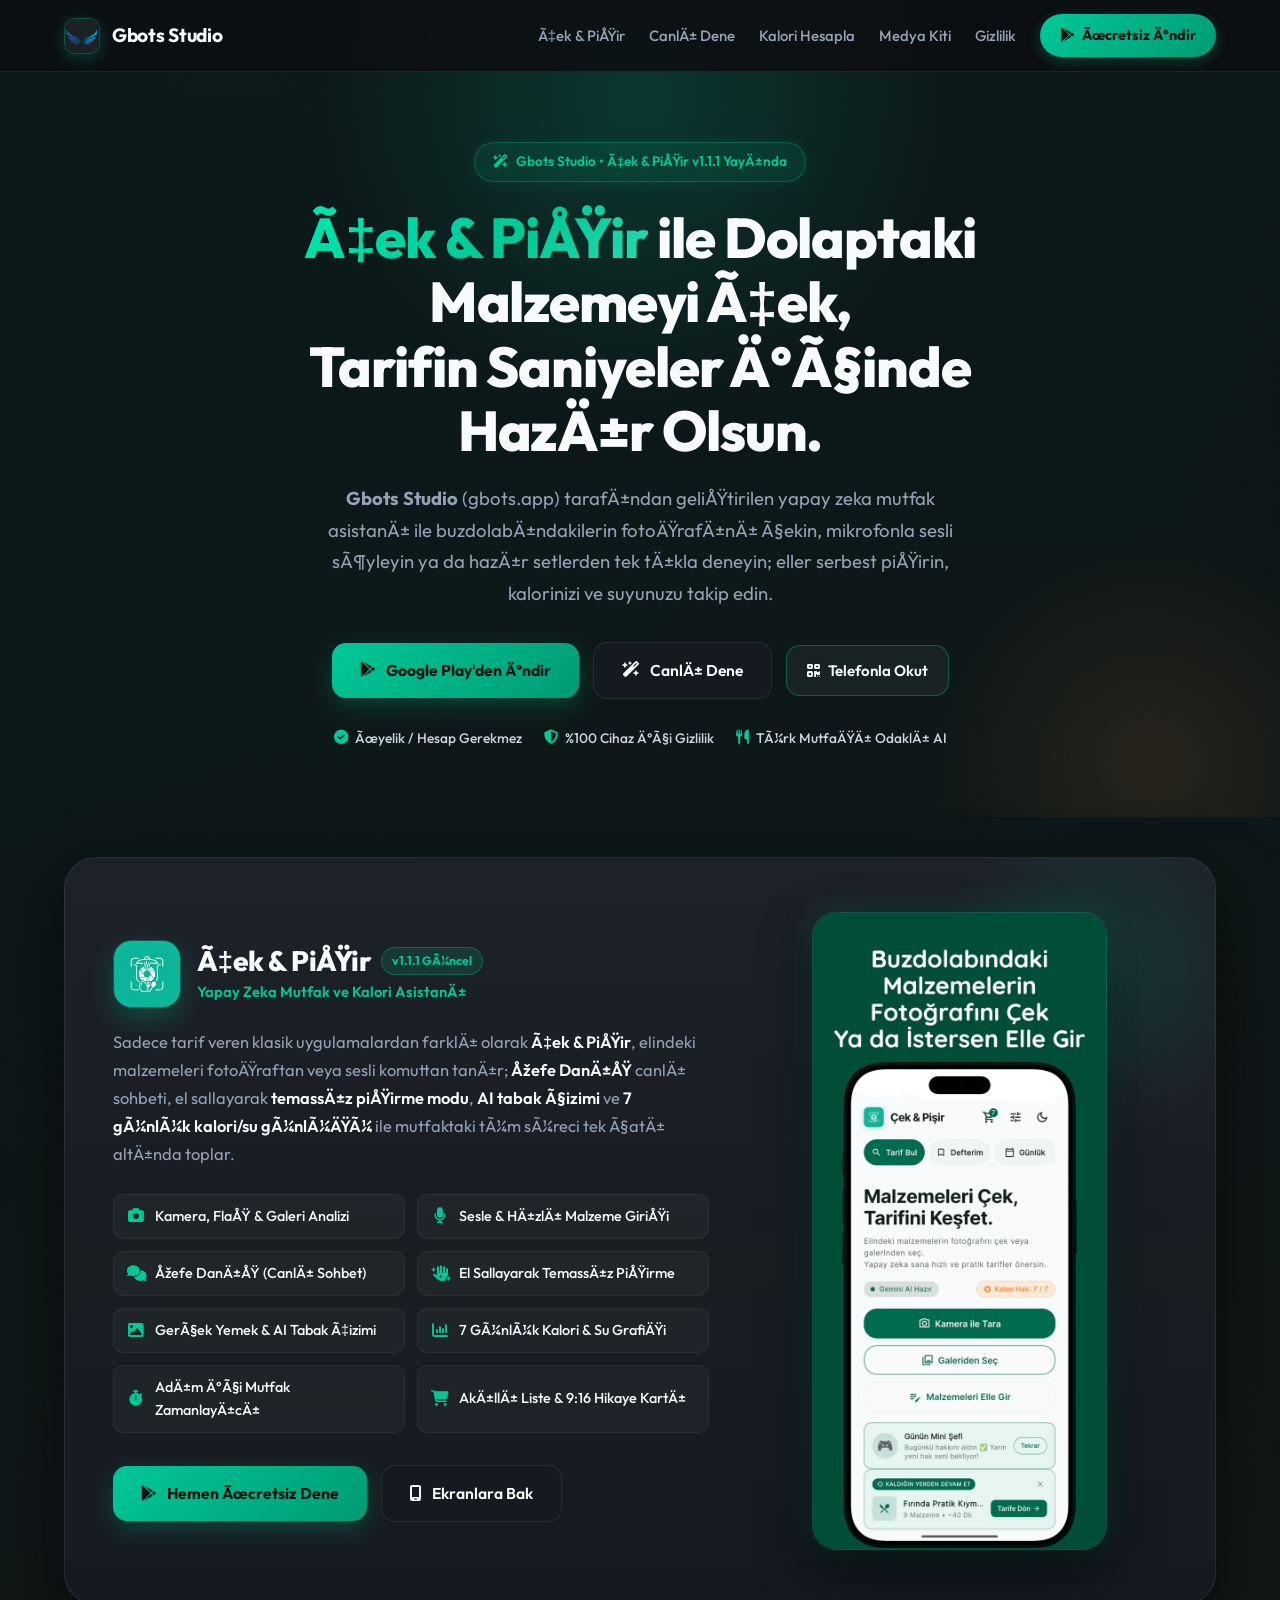
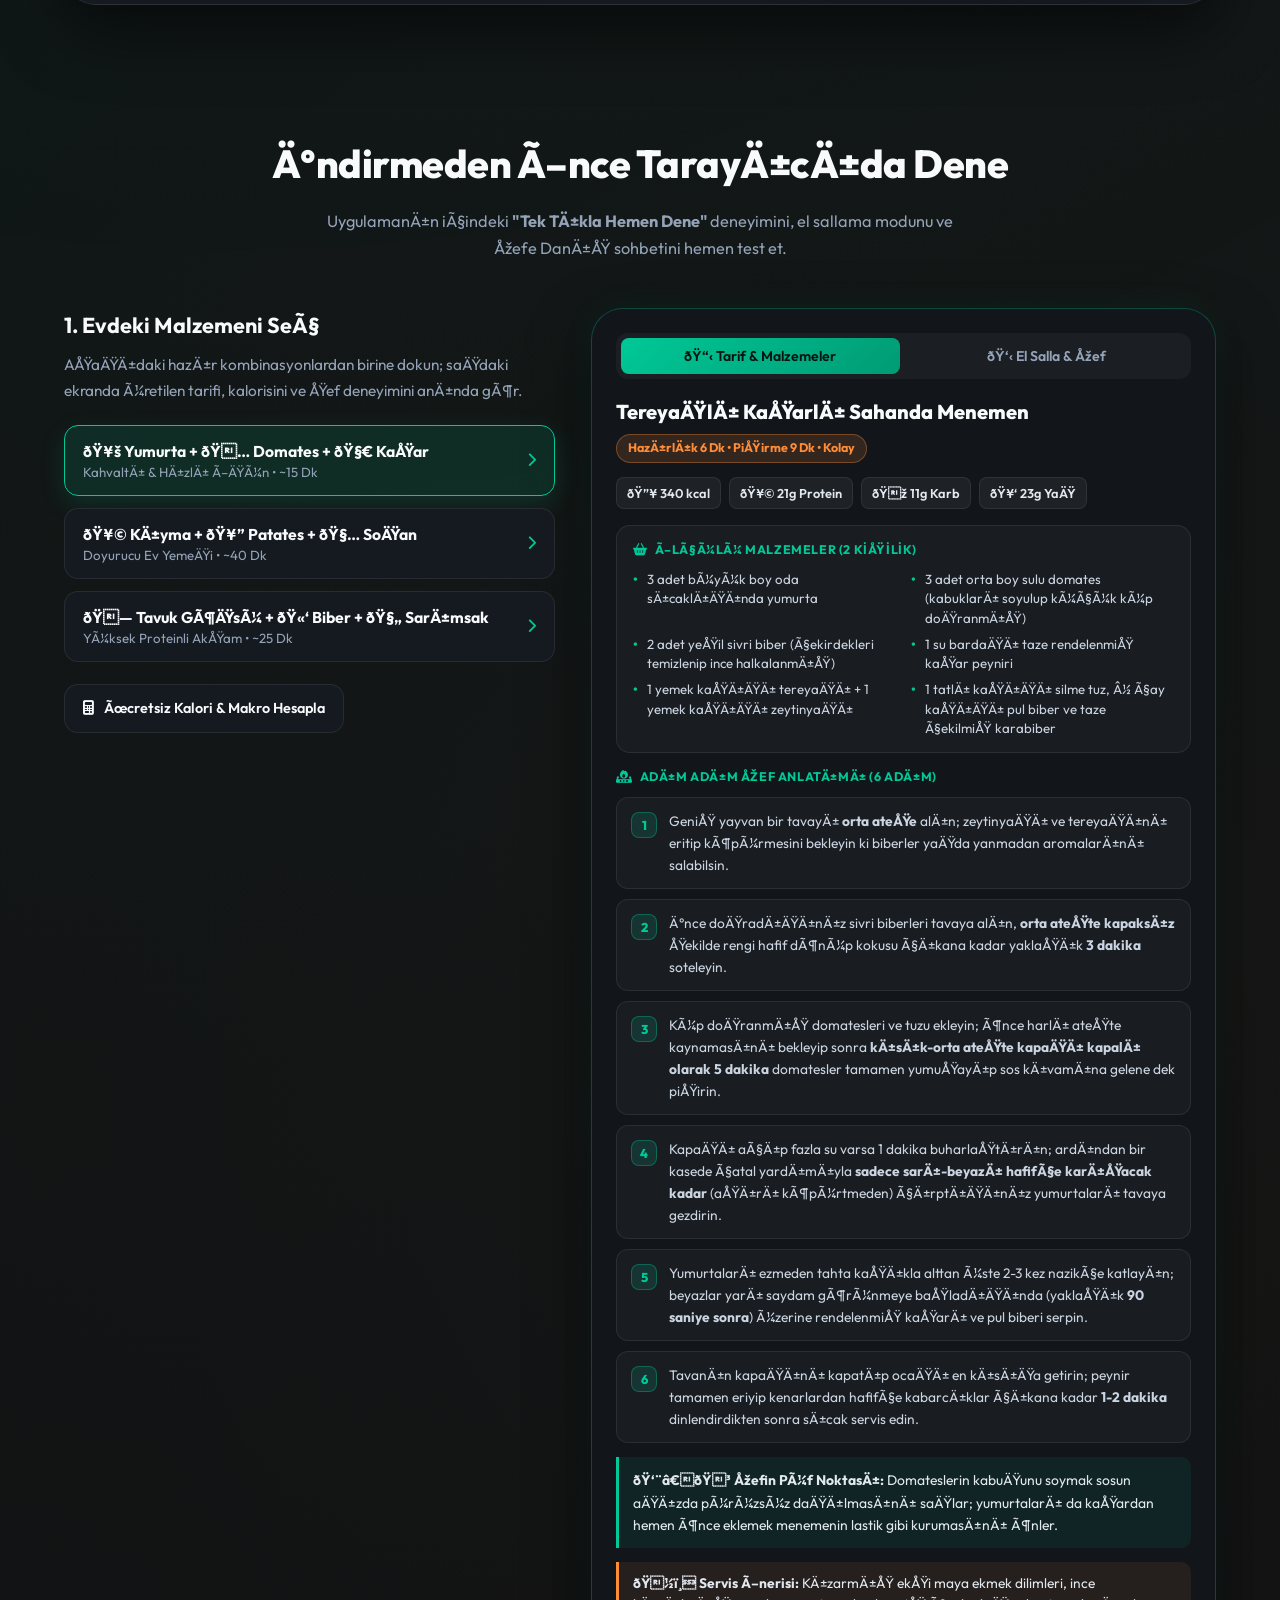
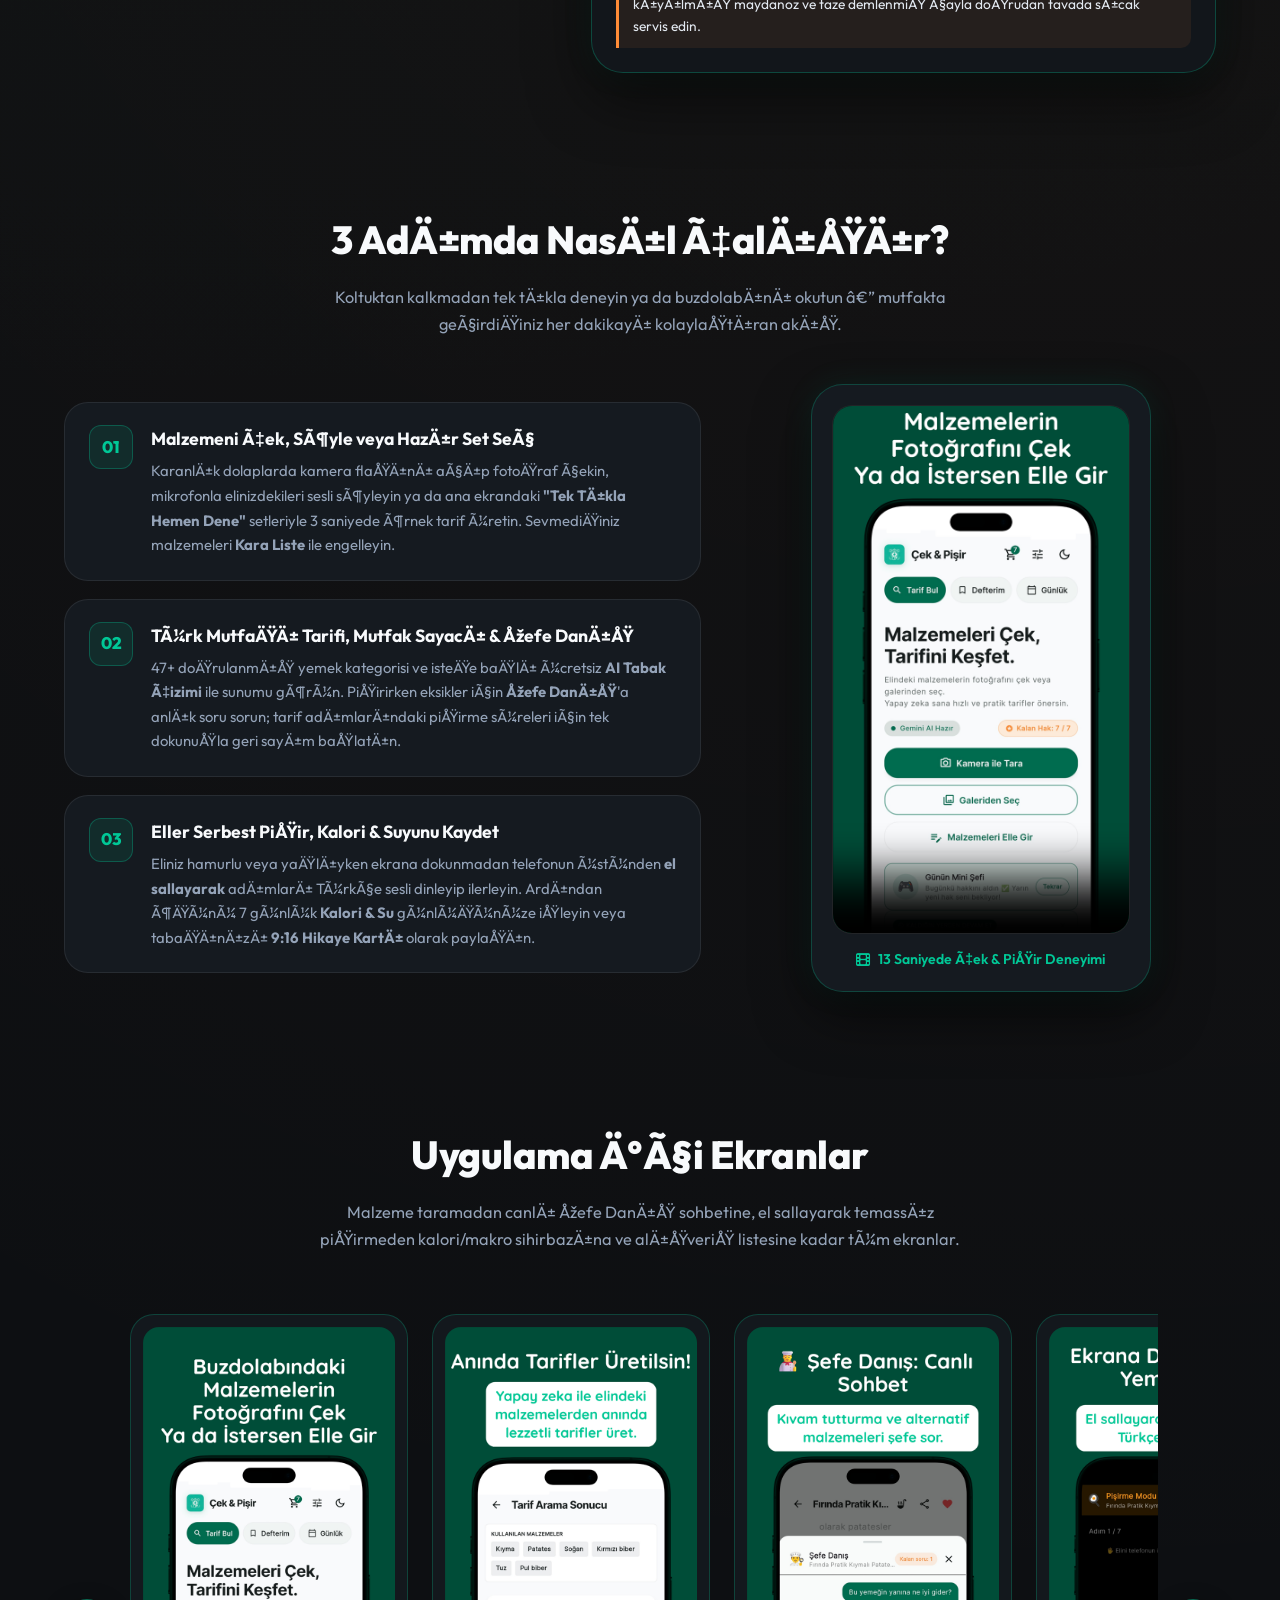
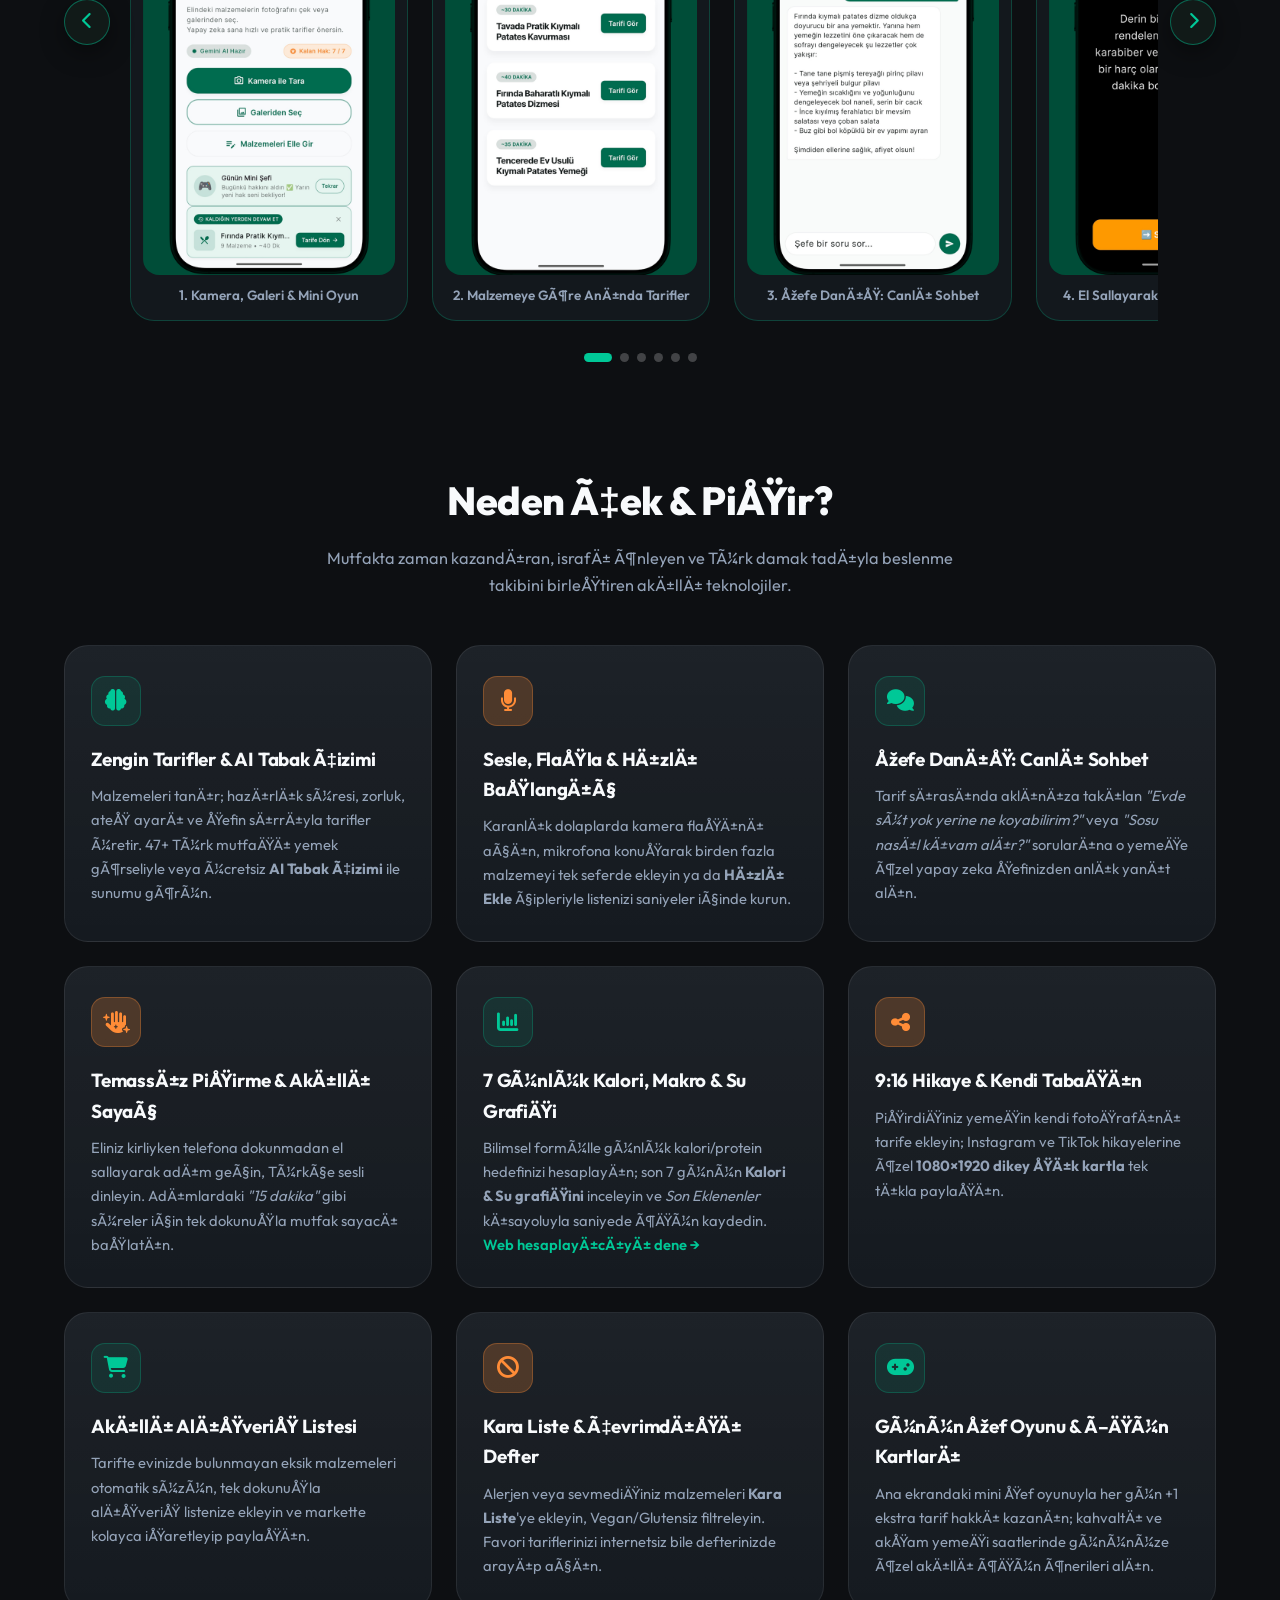
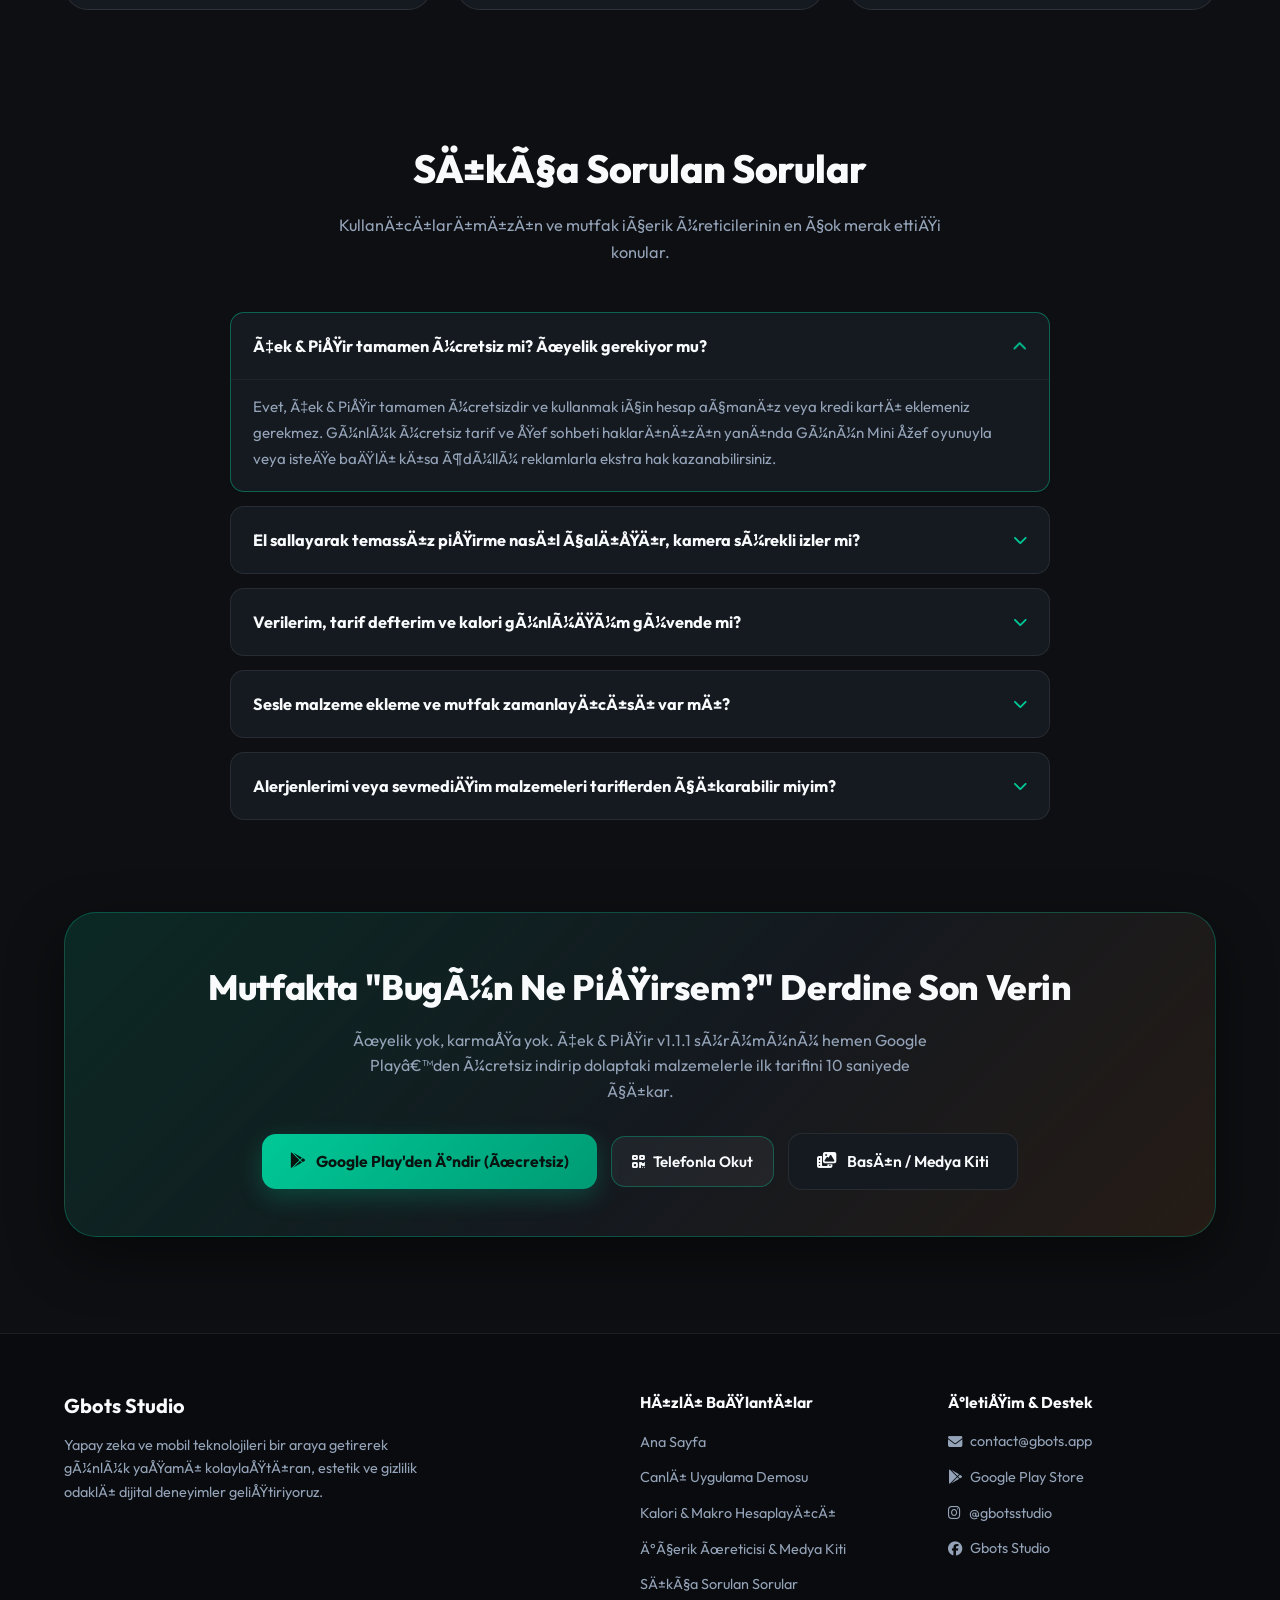
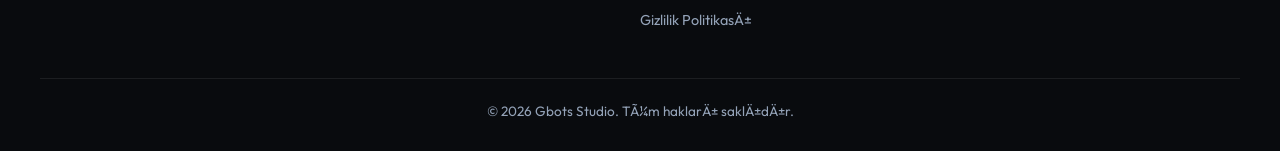
<file: index.html>
<!DOCTYPE html>
<html lang="tr">
<head>
  <!-- Google tag (gtag.js) -->
  <script async src="https://www.googletagmanager.com/gtag/js?id=G-J3KHKY1W8P"></script>
  <script>
    window.dataLayer = window.dataLayer || [];
    function gtag(){dataLayer.push(arguments);}
    gtag('js', new Date());

    gtag('config', 'G-J3KHKY1W8P');
  </script>

  <meta name="yandex-verification" content="6ecc2328c390e54e" />
  <meta name="msvalidate.01" content="1797C62D9F26ABD7D98CB92D775B7D70" />

  <!-- Yandex.Metrika counter -->
  <script type="text/javascript">
    (function(m,e,t,r,i,k,a){
        m[i]=m[i]||function(){(m[i].a=m[i].a||[]).push(arguments)};
        m[i].l=1*new Date();
        for (var j = 0; j < document.scripts.length; j++) {if (document.scripts[j].src === r) { return; }}
        k=e.createElement(t),a=e.getElementsByTagName(t)[0],k.async=1,k.src=r,a.parentNode.insertBefore(k,a)
    })(window, document,'script','https://mc.yandex.ru/metrika/tag.js?id=114102320', 'ym');

    ym(114102320, 'init', {ssr:true, clickmap:true, referrer: document.referrer, url: location.href, accurateTrackBounce:true, trackLinks:true});
  </script>
  <noscript><div><img src="https://mc.yandex.ru/watch/114102320" style="position:absolute; left:-9999px;" alt="" /></div></noscript>
  <!-- /Yandex.Metrika counter -->

  <meta charset="UTF-8">
  <meta name="viewport" content="width=device-width, initial-scale=1.0, maximum-scale=5.0">

  <!-- Optimize Edilmiş SEO Başlık ve Açıklama -->
  <title>Çek &amp; Pişir — Gbots Studio | Yapay Zeka Tarif Asistanı</title>
  <meta name="description" content="Gbots Studio tarafından geliştirilen Çek &amp; Pişir ile malzeme fotoğrafı çekin veya sesle söyleyin; yapay zeka şef tarif çıkarsın, el hareketiyle pişirin.">
  <meta name="keywords" content="çek &amp; pişir, çek pişir, cek pisir, gbots, gbot, gbots studio, gbots.app, yapay zeka yemek tarifi, şefe danış, temassız pişirme modu, kalori ve makro takibi">
  <meta name="application-name" content="Çek &amp; Pişir">
  <meta name="author" content="Gbots Studio">
  <meta name="robots" content="index, follow, max-image-preview:large, max-snippet:-1, max-video-preview:-1">
  <meta name="theme-color" content="#00C897">
  <link rel="canonical" href="https://gbots.app/">
  <link rel="alternate" hreflang="tr" href="https://gbots.app/">
  <link rel="alternate" hreflang="x-default" href="https://gbots.app/">

  <!-- Open Graph / Sosyal Medya Paylaşım Etiketleri -->
  <meta property="og:type" content="website">
  <meta property="og:locale" content="tr_TR">
  <meta property="og:url" content="https://gbots.app/">
  <meta property="og:site_name" content="Gbots Studio">
  <meta property="og:title" content="Çek &amp; Pişir — Gbots Studio | Yapay Zeka Mutfak Asistanı">
  <meta property="og:description" content="Gbots Studio (gbots.app) yapımı Çek &amp; Pişir: malzeme fotoğrafı çekin, yapay zeka tarif üretsin, el sallayarak pişirin ve kalori/su takibi yapın.">
  <meta property="og:image" content="https://gbots.app/og-image.png">
  <meta property="og:image:width" content="1920">
  <meta property="og:image:height" content="1080">
  <meta property="og:image:alt" content="Çek &amp; Pişir - Gbots Studio Yapay Zeka Destekli Mutfak Asistanı">

  <!-- Twitter Card -->
  <meta name="twitter:card" content="summary_large_image">
  <meta name="twitter:title" content="Çek &amp; Pişir — Gbots Studio | Yapay Zeka Tarif ve Kalori Asistanı">
  <meta name="twitter:description" content="Buzdolabındaki malzemeleri fotoğrafla veya sesle söyle; Gbots Studio yapımı Çek &amp; Pişir anında Türk mutfağı tarifleri üretsin.">
  <meta name="twitter:image" content="https://gbots.app/og-image.png">

  <!-- Faviconlar & Web App Manifest -->
  <link rel="icon" href="/favicon.ico">
  <link rel="icon" href="/favicon.png" type="image/png" sizes="500x500">
  <link rel="icon" href="/favicon.svg" type="image/svg+xml" sizes="any">
  <link rel="apple-touch-icon" href="/apple-touch-icon.png" sizes="500x500">
  <link rel="manifest" href="/site.webmanifest">

  <!-- Fontlar, Önyüklemeler ve Stiller -->
  <link rel="preconnect" href="https://fonts.googleapis.com">
  <link rel="preconnect" href="https://fonts.gstatic.com" crossorigin>
  <link rel="preconnect" href="https://cdnjs.cloudflare.com" crossorigin>
  <link rel="preload" as="image" href="screenshots/screenshot1.png">
  <link href="https://fonts.googleapis.com/css2?family=Outfit:wght@400;500;600;700;800&display=swap" rel="stylesheet">
  <link rel="stylesheet" href="https://cdnjs.cloudflare.com/ajax/libs/font-awesome/6.4.0/css/all.min.css">
  <link rel="stylesheet" href="styles.css?v=4.2">

  <!-- Masaüstünde Hamburger Butonunu Zorunlu Gizleyen Güvenlik Kuralı -->
  <style>
    @media (min-width: 769px) {
      .mobile-toggle, #mobileToggle {
        display: none !important;
        visibility: hidden !important;
        opacity: 0 !important;
        pointer-events: none !important;
      }
    }
  </style>

  <!-- Schema.org Yapılandırılmış Veri (Organizasyon + WebSite + WebPage + Uygulama + Video + SSS) -->
  <script type="application/ld+json">
  {
    "@context": "https://schema.org",
    "@graph": [
      {
        "@type": "Organization",
        "@id": "https://gbots.app/#organization",
        "name": "Gbots Studio",
        "alternateName": ["Gbots", "Gbots App", "Gbot", "gbots.app"],
        "url": "https://gbots.app/",
        "logo": {
          "@type": "ImageObject",
          "url": "https://gbots.app/app-icon.png",
          "width": 512,
          "height": 512
        },
        "email": "contact@gbots.app",
        "contactPoint": {
          "@type": "ContactPoint",
          "email": "contact@gbots.app",
          "contactType": "customer support",
          "availableLanguage": ["Turkish"]
        },
        "sameAs": [
          "https://play.google.com/store/apps/details?id=com.gbots.cekpisir",
          "https://github.com/gbotsdev/gbots.app",
          "https://www.instagram.com/gbotsstudio",
          "https://www.facebook.com/gbotsstudio/"
        ]
      },
      {
        "@type": "WebSite",
        "@id": "https://gbots.app/#website",
        "url": "https://gbots.app/",
        "name": "Gbots Studio",
        "alternateName": ["Gbots", "Gbots App", "Gbot", "Çek & Pişir", "Cek & Pisir"],
        "inLanguage": "tr-TR",
        "publisher": {
          "@id": "https://gbots.app/#organization"
        }
      },
      {
        "@type": "WebPage",
        "@id": "https://gbots.app/#webpage",
        "url": "https://gbots.app/",
        "name": "Çek & Pişir — Gbots Studio | Yapay Zeka Tarif Asistanı",
        "inLanguage": "tr-TR",
        "isPartOf": {
          "@id": "https://gbots.app/#website"
        },
        "about": {
          "@id": "https://gbots.app/#app"
        },
        "primaryImageOfPage": {
          "@type": "ImageObject",
          "url": "https://gbots.app/og-image.png",
          "width": 1920,
          "height": 1080
        }
      },
      {
        "@type": "SoftwareApplication",
        "@id": "https://gbots.app/#app",
        "name": "Çek & Pişir",
        "alternateName": ["Cek & Pisir", "Çek Pişir", "Cek Pisir", "Snap & Cook AI Assistant", "Gbots Çek & Pişir"],
        "operatingSystem": "Android 7.0+",
        "applicationCategory": "FoodAndDrinkApplication",
        "softwareVersion": "1.1.1",
        "inLanguage": "tr",
        "image": "https://gbots.app/app-icon.png",
        "screenshot": [
          "https://gbots.app/screenshots/screenshot1.png",
          "https://gbots.app/screenshots/screenshot2.png",
          "https://gbots.app/screenshots/screenshot3.png",
          "https://gbots.app/screenshots/screenshot4.png",
          "https://gbots.app/screenshots/screenshot5.png",
          "https://gbots.app/screenshots/screenshot6.png"
        ],
        "description": "Gbots Studio tarafından geliştirilen Çek & Pişir ile dolaptaki malzemelerin fotoğrafını çekin veya sesle söyleyin; Gemini AI anında Türk mutfağına uygun, tam ölçülü tarifler üretsin. Canlı Şefe Danış sohbeti, el sallayarak temassız pişirme modu, adım içi akıllı mutfak sayacı, AI tabak çizimi, akıllı alışveriş listesi ve 7 günlük kalori/su takibi tek uygulamada.",
        "installUrl": "https://play.google.com/store/apps/details?id=com.gbots.cekpisir",
        "downloadUrl": "https://play.google.com/store/apps/details?id=com.gbots.cekpisir",
        "offers": {
          "@type": "Offer",
          "price": "0",
          "priceCurrency": "TRY",
          "availability": "https://schema.org/InStock"
        },
        "author": {
          "@id": "https://gbots.app/#organization"
        },
        "publisher": {
          "@id": "https://gbots.app/#organization"
        }
      },
      {
        "@type": "VideoObject",
        "@id": "https://gbots.app/#promo-video",
        "name": "Çek & Pişir — 13 Saniyede Yapay Zeka Mutfak Asistanı",
        "description": "Gbots Studio yapımı Çek & Pişir uygulamasıyla malzemeleri çekin, canlı şefe danışın ve eller serbest pişirin.",
        "thumbnailUrl": "https://gbots.app/og-image.png",
        "contentUrl": "https://gbots.app/cek-pisir-tanitim.mp4",
        "uploadDate": "2026-11-16T14:16:34+03:00",
        "duration": "PT13S",
        "inLanguage": "tr",
        "publisher": {
          "@id": "https://gbots.app/#organization"
        }
      },
      {
        "@type": "FAQPage",
        "@id": "https://gbots.app/#faq-schema",
        "isPartOf": {
          "@id": "https://gbots.app/#webpage"
        },
        "mainEntity": [
          {
            "@type": "Question",
            "name": "Çek & Pişir tamamen ücretsiz mi? Üyelik gerekiyor mu?",
            "acceptedAnswer": {
              "@type": "Answer",
              "text": "Evet, Çek & Pişir tamamen ücretsizdir ve hesap açmanızı veya kart bilgisi girmenizi gerektirmez. Günlük ücretsiz tarif haklarınızın yanında Günün Mini Şef oyunu veya isteğe bağlı ödüllü reklamlarla ekstra hak kazanabilirsiniz."
            }
          },
          {
            "@type": "Question",
            "name": "El sallayarak temassız pişirme nasıl çalışır, kamera sürekli izler mi?",
            "acceptedAnswer": {
              "@type": "Answer",
              "text": "Hayır, temassız pişirme modu kesinlikle kamera veya mikrofon dinlemesi kullanmaz. Yalnızca telefonun üst kısmındaki yakınlık sensörünü (proximity sensor) okuyarak elinizi yaklaştırdığınızda sonraki tarife geçer ve adımı Türkçe sesli okur."
            }
          },
          {
            "@type": "Question",
            "name": "Verilerim, tarif defterim ve kalori günlüğüm güvende mi?",
            "acceptedAnswer": {
              "@type": "Answer",
              "text": "Evet. Kaydettiğiniz tarifler, kalori/makro günlüğünüz, su takibiniz, alışveriş listeniz ve kara listeniz %100 cihazınızın kendi hafızasında (Hive veritabanı) saklanır; buluta kişisel kayıt aktarılmaz."
            }
          },
          {
            "@type": "Question",
            "name": "Sesle malzeme ekleme ve mutfak zamanlayıcısı var mı?",
            "acceptedAnswer": {
              "@type": "Answer",
              "text": "Evet. v1.1.1 sürümüyle malzemeleri fotoğraf dışında Türkçe sesle veya hızlı ekleme çipleriyle girebilir, karanlık dolap çekimlerinde flaşı açabilir, aynı malzemelerle tek dokunuşta 3 farklı alternatif tarif üretebilir ve tarif adımlarındaki pişirme süreleri için tek dokunuşla akıllı sayaç başlatabilirsiniz."
            }
          },
          {
            "@type": "Question",
            "name": "Alerjenlerimi veya sevmediğim malzemeleri tariflerden çıkarabilir miyim?",
            "acceptedAnswer": {
              "@type": "Answer",
              "text": "Evet. Ayarlar bölümündeki Kara Liste ve beslenme filtreleri sayesinde istemediğiniz veya alerjiniz olan malzemeleri belirleyerek yapay zekanın tarif önerilerinden tamamen çıkarabilirsiniz."
            }
          }
        ]
      }
    ]
  }
  </script>
</head>
<body>

  <!-- Navbar -->
  <header>
    <nav class="navbar" id="navbar" aria-label="Ana Menü">
      <div class="container nav-container">
        <a href="index.html" class="brand-logo">
          <div class="logo-badge">
            <img src="logo.svg" alt="Gbots Studio - Yapay Zeka Mobil Uygulama Stüdyosu Logosu" width="36" height="36">
          </div>
          <span>Gbots Studio</span>
        </a>

        <!-- Mobile Hamburger Button (Only visible on Mobile <= 768px) -->
        <button class="mobile-toggle" id="mobileToggle" onclick="toggleMobileNav()" aria-label="Menüyü Aç/Kapat" aria-expanded="false">
          <i class="fa-solid fa-bars" id="toggleIcon" aria-hidden="true"></i>
        </button>

        <ul class="nav-links" id="navLinks">
          <li><a href="#featured">Çek &amp; Pişir</a></li>
          <li><a href="#demo">Canlı Dene</a></li>
          <li><a href="kalori-hesaplayici.html">Kalori Hesapla</a></li>
          <li><a href="medya.html">Medya Kiti</a></li>
          <li><a href="privacy.html">Gizlilik</a></li>
          <li>
            <a href="https://play.google.com/store/apps/details?id=com.gbots.cekpisir" target="_blank" rel="noopener" class="btn-nav">
              <i class="fa-brands fa-google-play" aria-hidden="true"></i> Ücretsiz İndir
            </a>
          </li>
        </ul>
      </div>
    </nav>
  </header>

  <main>
    <!-- Hero Section -->
    <section id="hero" class="hero">
      <div class="hero-glow"></div>
      <div class="hero-glow-secondary"></div>
      <div class="container hero-content">
        <div class="tag-badge">
          <i class="fa-solid fa-wand-magic-sparkles" aria-hidden="true"></i> Gbots Studio &bull; Çek &amp; Pişir v1.1.1 Yayında
        </div>
        <h1 class="hero-title">
          <span>Çek &amp; Pişir</span> ile Dolaptaki Malzemeyi Çek,<br>Tarifin Saniyeler İçinde Hazır Olsun.
        </h1>
        <p class="hero-subtitle">
          <strong>Gbots Studio</strong> (gbots.app) tarafından geliştirilen yapay zeka mutfak asistanı ile buzdolabındakilerin fotoğrafını çekin, mikrofonla sesli söyleyin ya da hazır setlerden tek tıkla deneyin; eller serbest pişirin, kalorinizi ve suyunuzu takip edin.
        </p>
        <div class="hero-cta">
          <a href="https://play.google.com/store/apps/details?id=com.gbots.cekpisir" target="_blank" rel="noopener" class="btn-primary">
            <i class="fa-brands fa-google-play" aria-hidden="true"></i> Google Play'den İndir
          </a>
          <a href="#demo" class="btn-secondary">
            <i class="fa-solid fa-wand-magic-sparkles" aria-hidden="true"></i> Canlı Dene
          </a>
          <button type="button" class="btn-qr" onclick="openQrModal()" aria-label="Google Play QR Kodunu Göster">
            <i class="fa-solid fa-qrcode" aria-hidden="true"></i> Telefonla Okut
          </button>
        </div>

        <div class="trust-pills" aria-label="Öne Çıkan Güvenceler">
          <span class="trust-pill"><i class="fa-solid fa-circle-check" aria-hidden="true"></i> Üyelik / Hesap Gerekmez</span>
          <span class="trust-pill"><i class="fa-solid fa-shield-halved" aria-hidden="true"></i> %100 Cihaz İçi Gizlilik</span>
          <span class="trust-pill"><i class="fa-solid fa-utensils" aria-hidden="true"></i> Türk Mutfağı Odaklı AI</span>
        </div>
      </div>
    </section>

    <!-- Featured App Section -->
    <section id="featured" class="featured-section">
      <div class="container">
        <div class="featured-card">
          <div class="card-content">
            <div class="app-meta">
              <img src="app-icon.png" alt="Çek & Pişir Uygulama İkonu" class="app-icon-img" width="68" height="68">
              <div class="app-info">
                <div class="app-info-head">
                  <h2>Çek &amp; Pişir</h2>
                  <span class="version-pill">v1.1.1 Güncel</span>
                </div>
                <p>Yapay Zeka Mutfak ve Kalori Asistanı</p>
              </div>
            </div>
            <p class="app-desc">
              Sadece tarif veren klasik uygulamalardan farklı olarak <strong>Çek &amp; Pişir</strong>, elindeki malzemeleri fotoğraftan veya sesli komuttan tanır; <strong>Şefe Danış</strong> canlı sohbeti, el sallayarak <strong>temassız pişirme modu</strong>, <strong>AI tabak çizimi</strong> ve <strong>7 günlük kalori/su günlüğü</strong> ile mutfaktaki tüm süreci tek çatı altında toplar.
            </p>

            <div class="features-list">
              <div class="feature-item">
                <i class="fa-solid fa-camera" aria-hidden="true"></i> Kamera, Flaş &amp; Galeri Analizi
              </div>
              <div class="feature-item">
                <i class="fa-solid fa-microphone" aria-hidden="true"></i> Sesle &amp; Hızlı Malzeme Girişi
              </div>
              <div class="feature-item">
                <i class="fa-solid fa-comments" aria-hidden="true"></i> Şefe Danış (Canlı Sohbet)
              </div>
              <div class="feature-item">
                <i class="fa-solid fa-hand-sparkles" aria-hidden="true"></i> El Sallayarak Temassız Pişirme
              </div>
              <div class="feature-item">
                <i class="fa-solid fa-image" aria-hidden="true"></i> Gerçek Yemek &amp; AI Tabak Çizimi
              </div>
              <div class="feature-item">
                <i class="fa-solid fa-chart-column" aria-hidden="true"></i> 7 Günlük Kalori &amp; Su Grafiği
              </div>
              <div class="feature-item">
                <i class="fa-solid fa-stopwatch" aria-hidden="true"></i> Adım İçi Mutfak Zamanlayıcı
              </div>
              <div class="feature-item">
                <i class="fa-solid fa-cart-shopping" aria-hidden="true"></i> Akıllı Liste &amp; 9:16 Hikaye Kartı
              </div>
            </div>

            <div class="featured-actions">
              <a href="https://play.google.com/store/apps/details?id=com.gbots.cekpisir" target="_blank" rel="noopener" class="btn-primary">
                <i class="fa-brands fa-google-play" aria-hidden="true"></i> Hemen Ücretsiz Dene
              </a>
              <a href="#screenshots" class="btn-secondary">
                <i class="fa-solid fa-mobile-screen" aria-hidden="true"></i> Ekranlara Bak
              </a>
            </div>
          </div>

          <div class="mockup-wrapper">
            <div class="hero-screenshot-showcase">
              <img src="screenshots/screenshot1.png" alt="Çek & Pişir Ana Ekran - Fotoğrafı Çek, Yapay Zeka Tarif Üretsin" width="295" height="641" loading="eager">
            </div>
          </div>
        </div>
      </div>
    </section>

    <!-- Live Interactive Simulator Section -->
    <section id="demo" class="demo-section">
      <div class="container">
        <div class="section-header">
          <h2 class="section-title">İndirmeden Önce Tarayıcıda Dene</h2>
          <p class="section-subtitle">Uygulamanın içindeki <strong>"Tek Tıkla Hemen Dene"</strong> deneyimini, el sallama modunu ve Şefe Danış sohbetini hemen test et.</p>
        </div>

        <div class="demo-grid">
          <div class="demo-controls">
            <h3>1. Evdeki Malzemeni Seç</h3>
            <p>Aşağıdaki hazır kombinasyonlardan birine dokun; sağdaki ekranda üretilen tarifi, kalorisini ve şef deneyimini anında gör.</p>

            <div class="demo-chips">
              <button type="button" class="demo-chip active" onclick="selectDemoRecipe(0, this)">
                <div class="demo-chip-main">
                  <strong>🥚 Yumurta + 🍅 Domates + 🧀 Kaşar</strong>
                  <span>Kahvaltı &amp; Hızlı Öğün &bull; ~15 Dk</span>
                </div>
                <i class="fa-solid fa-chevron-right demo-chip-arrow" aria-hidden="true"></i>
              </button>

              <button type="button" class="demo-chip" onclick="selectDemoRecipe(1, this)">
                <div class="demo-chip-main">
                  <strong>🥩 Kıyma + 🥔 Patates + 🧅 Soğan</strong>
                  <span>Doyurucu Ev Yemeği &bull; ~40 Dk</span>
                </div>
                <i class="fa-solid fa-chevron-right demo-chip-arrow" aria-hidden="true"></i>
              </button>

              <button type="button" class="demo-chip" onclick="selectDemoRecipe(2, this)">
                <div class="demo-chip-main">
                  <strong>🍗 Tavuk Göğsü + 🫑 Biber + 🧄 Sarımsak</strong>
                  <span>Yüksek Proteinli Akşam &bull; ~25 Dk</span>
                </div>
                <i class="fa-solid fa-chevron-right demo-chip-arrow" aria-hidden="true"></i>
              </button>
            </div>

            <div style="margin-top: 22px; display: flex; flex-wrap: wrap; gap: 12px;">
              <a href="kalori-hesaplayici.html" class="btn-secondary" style="padding: 12px 18px; font-size: 0.9rem;">
                <i class="fa-solid fa-calculator" aria-hidden="true"></i> Ücretsiz Kalori &amp; Makro Hesapla
              </a>
            </div>
          </div>

          <div class="demo-phone-card">
            <div class="demo-tabs" role="tablist" aria-label="Demo Görünümleri">
              <button type="button" class="demo-tab active" id="tabRecipeBtn" onclick="setDemoTab('recipe')">📋 Tarif &amp; Malzemeler</button>
              <button type="button" class="demo-tab" id="tabInteractiveBtn" onclick="setDemoTab('chef')">👋 El Salla &amp; Şef</button>
            </div>

            <!-- Sekme 1: Detaylı Şef Tarifi, Ölçülü Malzemeler & Püf Noktaları -->
            <div id="demoPanelRecipe">
              <div class="demo-recipe-head">
                <h4 id="demoTitle">Tereyağlı Kaşarlı Sahanda Menemen</h4>
                <span class="demo-badge-time" id="demoTime">Hazırlık 6 Dk &bull; Pişirme 9 Dk &bull; Kolay</span>
              </div>

              <div class="demo-macro-pills" id="demoMacros">
                <span>🔥 340 kcal</span>
                <span>🥩 21g Protein</span>
                <span>🍞 11g Karb</span>
                <span>🥑 23g Yağ</span>
              </div>

              <div class="demo-ingredients-box">
                <div class="demo-subhead"><i class="fa-solid fa-basket-shopping" aria-hidden="true"></i> Ölçülü Malzemeler (2 Kişilik)</div>
                <ul class="demo-ingredients-grid" id="demoIngredientsList">
                  <li>3 adet büyük boy oda sıcaklığında yumurta</li>
                  <li>3 adet orta boy sulu domates (kabukları soyulup küçük küp doğranmış)</li>
                  <li>2 adet yeşil sivri biber (çekirdekleri temizlenip ince halkalanmış)</li>
                  <li>1 su bardağı taze rendelenmiş kaşar peyniri</li>
                  <li>1 yemek kaşığı tereyağı + 1 yemek kaşığı zeytinyağı</li>
                  <li>1 tatlı kaşığı silme tuz, ½ çay kaşığı pul biber ve taze çekilmiş karabiber</li>
                </ul>
              </div>

              <div class="demo-subhead"><i class="fa-solid fa-fire-burner" aria-hidden="true"></i> Adım Adım Şef Anlatımı (6 Adım)</div>
              <div class="demo-steps-preview" id="demoStepsList">
                <div class="demo-step-item">
                  <div class="demo-step-num">1</div>
                  <div class="demo-step-text">Geniş yayvan bir tavayı <strong>orta ateşe</strong> alın; zeytinyağı ve tereyağını eritip köpürmesini bekleyin ki biberler yağda yanmadan aromalarını salabilsin.</div>
                </div>
                <div class="demo-step-item">
                  <div class="demo-step-num">2</div>
                  <div class="demo-step-text">İnce doğradığınız sivri biberleri tavaya alın, <strong>orta ateşte kapaksız</strong> şekilde rengi hafif dönüp kokusu çıkana kadar yaklaşık <strong>3 dakika</strong> soteleyin.</div>
                </div>
                <div class="demo-step-item">
                  <div class="demo-step-num">3</div>
                  <div class="demo-step-text">Küp doğranmış domatesleri ve tuzu ekleyin; önce harlı ateşte kaynamasını bekleyip sonra <strong>kısık-orta ateşte kapağı kapalı olarak 5 dakika</strong> domatesler tamamen yumuşayıp sos kıvamına gelene dek pişirin.</div>
                </div>
                <div class="demo-step-item">
                  <div class="demo-step-num">4</div>
                  <div class="demo-step-text">Kapağı açıp fazla su varsa 1 dakika buharlaştırın; ardından bir kasede çatal yardımıyla <strong>sadece sarı-beyazı hafifçe karışacak kadar</strong> (aşırı köpürtmeden) çırptığınız yumurtaları tavaya gezdirin.</div>
                </div>
                <div class="demo-step-item">
                  <div class="demo-step-num">5</div>
                  <div class="demo-step-text">Yumurtaları ezmeden tahta kaşıkla alttan üste 2-3 kez nazikçe katlayın; beyazlar yarı saydam görünmeye başladığında (yaklaşık <strong>90 saniye sonra</strong>) üzerine rendelenmiş kaşarı ve pul biberi serpin.</div>
                </div>
                <div class="demo-step-item">
                  <div class="demo-step-num">6</div>
                  <div class="demo-step-text">Tavanın kapağını kapatıp ocağı en kısığa getirin; peynir tamamen eriyip kenarlardan hafifçe kabarcıklar çıkana kadar <strong>1-2 dakika</strong> dinlendirdikten sonra sıcak servis edin.</div>
                </div>
              </div>

              <div class="demo-tip-box" style="margin-top: 14px; margin-bottom: 0;" id="demoTip">
                <strong>👨‍🍳 Şefin Püf Noktası:</strong> Domateslerin kabuğunu soymak sosun ağızda pürüzsüz dağılmasını sağlar; yumurtaları da kaşardan hemen önce eklemek menemenin lastik gibi kurumasını önler.
              </div>
              <div class="demo-serve-box" id="demoServe">
                <strong>🍽️ Servis Önerisi:</strong> Kızarmış ekşi maya ekmek dilimleri, ince kıyılmış maydanoz ve taze demlenmiş çayla doğrudan tavada sıcak servis edin.
              </div>
            </div>

            <!-- Sekme 2: Temassız El Sallama & Şefe Danış -->
            <div id="demoPanelChef" style="display: none;">
              <div class="demo-interactive-box">
                <div class="demo-wave-card">
                  <div class="demo-wave-top">
                    <span><i class="fa-solid fa-hand" aria-hidden="true"></i> Temassız Pişirme Simülasyonu</span>
                    <span id="demoWaveCount">Adım 1 / 6</span>
                  </div>
                  <div class="demo-wave-step-text" id="demoWaveText">
                    Geniş yayvan bir tavayı orta ateşe alın; zeytinyağı ve tereyağını eritip köpürmesini bekleyin ki biberler yağda yanmadan aromalarını salabilsin.
                  </div>
                  <button type="button" class="demo-wave-btn" onclick="advanceDemoWave()">
                    👋 El Salladım (Sonraki Adıma Geç)
                  </button>
                </div>

                <div class="demo-chef-card">
                  <div class="demo-chef-title">
                    <i class="fa-solid fa-comments" aria-hidden="true"></i> Şefe Danış (Hazır Sorulara Dokun)
                  </div>
                  <div class="demo-chef-questions">
                    <button type="button" class="demo-q-btn active" id="demoQ0" onclick="askDemoChef(0)">Eksik malzeme varsa?</button>
                    <button type="button" class="demo-q-btn" id="demoQ1" onclick="askDemoChef(1)">Kıvamı sulu olursa?</button>
                    <button type="button" class="demo-q-btn" id="demoQ2" onclick="askDemoChef(2)">Yanına ne iyi gider?</button>
                  </div>
                  <div class="demo-chef-reply" id="demoChefReply">
                    Kaşar peyniri yoksa ufalanmış beyaz peynir veya taze lor kullanabilirsin; tereyağı yerine yalnızca zeytinyağı kullanırsan daha hafif bir kahvaltılık elde edersin.
                  </div>
                </div>
              </div>
            </div>
          </div>
        </div>
      </div>
    </section>

    <!-- How It Works & Promo Video Showcase Section -->
    <section id="how-it-works" class="workflow-section">
      <div class="container">
        <div class="section-header">
          <h2 class="section-title">3 Adımda Nasıl Çalışır?</h2>
          <p class="section-subtitle">Koltuktan kalkmadan tek tıkla deneyin ya da buzdolabını okutun — mutfakta geçirdiğiniz her dakikayı kolaylaştıran akış.</p>
        </div>

        <div class="workflow-grid">
          <div class="steps-stack">
            <div class="step-card">
              <div class="step-number">01</div>
              <div class="step-body">
                <h3>Malzemeni Çek, Söyle veya Hazır Set Seç</h3>
                <p>Karanlık dolaplarda kamera flaşını açıp fotoğraf çekin, mikrofonla elinizdekileri sesli söyleyin ya da ana ekrandaki <strong>"Tek Tıkla Hemen Dene"</strong> setleriyle 3 saniyede örnek tarif üretin. Sevmediğiniz malzemeleri <strong>Kara Liste</strong> ile engelleyin.</p>
              </div>
            </div>

            <div class="step-card">
              <div class="step-number">02</div>
              <div class="step-body">
                <h3>Türk Mutfağı Tarifi, Mutfak Sayacı &amp; Şefe Danış</h3>
                <p>47+ doğrulanmış yemek kategorisi ve isteğe bağlı ücretsiz <strong>AI Tabak Çizimi</strong> ile sunumu görün. Pişirirken eksikler için <strong>Şefe Danış</strong>'a anlık soru sorun; tarif adımlarındaki pişirme süreleri için tek dokunuşla geri sayım başlatın.</p>
              </div>
            </div>

            <div class="step-card">
              <div class="step-number">03</div>
              <div class="step-body">
                <h3>Eller Serbest Pişir, Kalori &amp; Suyunu Kaydet</h3>
                <p>Eliniz hamurlu veya yağlıyken ekrana dokunmadan telefonun üstünden <strong>el sallayarak</strong> adımları Türkçe sesli dinleyip ilerleyin. Ardından öğünü 7 günlük <strong>Kalori &amp; Su</strong> günlüğünüze işleyin veya tabağınızı <strong>9:16 Hikaye Kartı</strong> olarak paylaşın.</p>
              </div>
            </div>
          </div>

          <div class="video-showcase-card">
            <div class="video-phone-frame">
              <video controls playsinline preload="metadata" poster="screenshots/screenshot1.png" aria-label="Çek & Pişir 13 saniyelik tanıtım videosu">
                <source src="cek-pisir-tanitim.mp4" type="video/mp4">
                Tarayıcınız video oynatmayı desteklemiyor.
              </video>
            </div>
            <div class="video-caption">
              <i class="fa-solid fa-film" aria-hidden="true"></i> 13 Saniyede Çek &amp; Pişir Deneyimi
            </div>
          </div>
        </div>
      </div>
    </section>

    <!-- App Screenshots Gallery Section -->
    <section id="screenshots" class="screenshots-section">
      <div class="container">
        <div class="section-header">
          <h2 class="section-title">Uygulama İçi Ekranlar</h2>
          <p class="section-subtitle">Malzeme taramadan canlı Şefe Danış sohbetine, el sallayarak temassız pişirmeden kalori/makro sihirbazına ve alışveriş listesine kadar tüm ekranlar.</p>
        </div>

        <div class="carousel-wrapper">
          <button class="carousel-btn prev" onclick="scrollScreenshots(-1)" aria-label="Önceki Ekran">
            <i class="fa-solid fa-chevron-left" aria-hidden="true"></i>
          </button>

          <div class="screenshots-track" id="screenshotsTrack">
            <div class="screenshot-card">
              <img src="screenshots/screenshot1.png" alt="Çek & Pişir - Malzemeleri Çek, Tarifini Keşfet" width="330" height="717" loading="lazy">
              <span class="screenshot-caption">1. Kamera, Galeri &amp; Mini Oyun</span>
            </div>
            <div class="screenshot-card">
              <img src="screenshots/screenshot2.png" alt="Çek & Pişir - Anında Üretilen Tarif Sonuçları" width="330" height="717" loading="lazy">
              <span class="screenshot-caption">2. Malzemeye Göre Anında Tarifler</span>
            </div>
            <div class="screenshot-card">
              <img src="screenshots/screenshot3.png" alt="Çek & Pişir - Şefe Danış: Tarif İçinde Canlı Sohbet" width="330" height="717" loading="lazy">
              <span class="screenshot-caption">3. Şefe Danış: Canlı Sohbet</span>
            </div>
            <div class="screenshot-card">
              <img src="screenshots/screenshot4.png" alt="Çek & Pişir - El Sallayarak Temassız & Sesli Pişirme Modu" width="330" height="717" loading="lazy">
              <span class="screenshot-caption">4. El Sallayarak Temassız Pişirme</span>
            </div>
            <div class="screenshot-card">
              <img src="screenshots/screenshot5.png" alt="Çek & Pişir - Akıllı Kalori & Makro Sihirbazı ve Günlük Takip" width="330" height="717" loading="lazy">
              <span class="screenshot-caption">5. Kalori &amp; Makro Sihirbazı</span>
            </div>
            <div class="screenshot-card">
              <img src="screenshots/screenshot6.png" alt="Çek & Pişir - Eksik Malzemeler İçin Akıllı Alışveriş Listem" width="330" height="717" loading="lazy">
              <span class="screenshot-caption">6. Akıllı Alışveriş Listem</span>
            </div>
          </div>

          <button class="carousel-btn next" onclick="scrollScreenshots(1)" aria-label="Sonraki Ekran">
            <i class="fa-solid fa-chevron-right" aria-hidden="true"></i>
          </button>
        </div>

        <div class="carousel-dots" id="carouselDots">
          <button class="carousel-dot active" onclick="scrollToScreenshot(0)" aria-label="1. Ekran"></button>
          <button class="carousel-dot" onclick="scrollToScreenshot(1)" aria-label="2. Ekran"></button>
          <button class="carousel-dot" onclick="scrollToScreenshot(2)" aria-label="3. Ekran"></button>
          <button class="carousel-dot" onclick="scrollToScreenshot(3)" aria-label="4. Ekran"></button>
          <button class="carousel-dot" onclick="scrollToScreenshot(4)" aria-label="5. Ekran"></button>
          <button class="carousel-dot" onclick="scrollToScreenshot(5)" aria-label="6. Ekran"></button>
        </div>
      </div>
    </section>

    <!-- Features Grid Section -->
    <section id="features" class="features-section">
      <div class="container">
        <div class="section-header">
          <h2 class="section-title">Neden Çek &amp; Pişir?</h2>
          <p class="section-subtitle">Mutfakta zaman kazandıran, israfı önleyen ve Türk damak tadıyla beslenme takibini birleştiren akıllı teknolojiler.</p>
        </div>

        <div class="grid-features">
          <div class="card">
            <div class="card-icon"><i class="fa-solid fa-brain" aria-hidden="true"></i></div>
            <h3>Zengin Tarifler &amp; AI Tabak Çizimi</h3>
            <p>Malzemeleri tanır; hazırlık süresi, zorluk, ateş ayarı ve şefin sırrıyla tarifler üretir. 47+ Türk mutfağı yemek görseliyle veya ücretsiz <strong>AI Tabak Çizimi</strong> ile sunumu görün.</p>
          </div>

          <div class="card">
            <div class="card-icon orange"><i class="fa-solid fa-microphone" aria-hidden="true"></i></div>
            <h3>Sesle, Flaşla &amp; Hızlı Başlangıç</h3>
            <p>Karanlık dolaplarda kamera flaşını açın, mikrofona konuşarak birden fazla malzemeyi tek seferde ekleyin ya da <strong>Hızlı Ekle</strong> çipleriyle listenizi saniyeler içinde kurun.</p>
          </div>

          <div class="card">
            <div class="card-icon"><i class="fa-solid fa-comments" aria-hidden="true"></i></div>
            <h3>Şefe Danış: Canlı Sohbet</h3>
            <p>Tarif sırasında aklınıza takılan <em>"Evde süt yok yerine ne koyabilirim?"</em> veya <em>"Sosu nasıl kıvam alır?"</em> sorularına o yemeğe özel yapay zeka şefinizden anlık yanıt alın.</p>
          </div>

          <div class="card">
            <div class="card-icon orange"><i class="fa-solid fa-hand-sparkles" aria-hidden="true"></i></div>
            <h3>Temassız Pişirme &amp; Akıllı Sayaç</h3>
            <p>Eliniz kirliyken telefona dokunmadan el sallayarak adım geçin, Türkçe sesli dinleyin. Adımlardaki <em>"15 dakika"</em> gibi süreler için tek dokunuşla mutfak sayacı başlatın.</p>
          </div>

          <div class="card">
            <div class="card-icon"><i class="fa-solid fa-chart-column" aria-hidden="true"></i></div>
            <h3>7 Günlük Kalori, Makro &amp; Su Grafiği</h3>
            <p>Bilimsel formülle günlük kalori/protein hedefinizi hesaplayın; son 7 günün <strong>Kalori &amp; Su grafiğini</strong> inceleyin ve <em>Son Eklenenler</em> kısayoluyla saniyede öğün kaydedin. <a href="kalori-hesaplayici.html" style="color: var(--primary-mint); font-weight: 600; text-decoration: none;">Web hesaplayıcıyı dene &rarr;</a></p>
          </div>

          <div class="card">
            <div class="card-icon orange"><i class="fa-solid fa-share-nodes" aria-hidden="true"></i></div>
            <h3>9:16 Hikaye &amp; Kendi Tabağın</h3>
            <p>Pişirdiğiniz yemeğin kendi fotoğrafını tarife ekleyin; Instagram ve TikTok hikayelerine özel <strong>1080&times;1920 dikey şık kartla</strong> tek tıkla paylaşın.</p>
          </div>

          <div class="card">
            <div class="card-icon"><i class="fa-solid fa-cart-shopping" aria-hidden="true"></i></div>
            <h3>Akıllı Alışveriş Listesi</h3>
            <p>Tarifte evinizde bulunmayan eksik malzemeleri otomatik süzün, tek dokunuşla alışveriş listenize ekleyin ve markette kolayca işaretleyip paylaşın.</p>
          </div>

          <div class="card">
            <div class="card-icon orange"><i class="fa-solid fa-ban" aria-hidden="true"></i></div>
            <h3>Kara Liste &amp; Çevrimdışı Defter</h3>
            <p>Alerjen veya sevmediğiniz malzemeleri <strong>Kara Liste</strong>'ye ekleyin, Vegan/Glutensiz filtreleyin. Favori tariflerinizi internetsiz bile defterinizde arayıp açın.</p>
          </div>

          <div class="card">
            <div class="card-icon"><i class="fa-solid fa-gamepad" aria-hidden="true"></i></div>
            <h3>Günün Şef Oyunu &amp; Öğün Kartları</h3>
            <p>Ana ekrandaki mini şef oyunuyla her gün +1 ekstra tarif hakkı kazanın; kahvaltı ve akşam yemeği saatlerinde gününüze özel akıllı öğün önerileri alın.</p>
          </div>
        </div>
      </div>
    </section>

    <!-- FAQ Section -->
    <section id="faq" class="faq-section">
      <div class="container">
        <div class="section-header">
          <h2 class="section-title">Sıkça Sorulan Sorular</h2>
          <p class="section-subtitle">Kullanıcılarımızın ve mutfak içerik üreticilerinin en çok merak ettiği konular.</p>
        </div>

        <div class="faq-list">
          <details class="faq-item" open>
            <summary>
              <span>Çek &amp; Pişir tamamen ücretsiz mi? Üyelik gerekiyor mu?</span>
              <i class="fa-solid fa-chevron-down faq-chevron" aria-hidden="true"></i>
            </summary>
            <div class="faq-answer">
              Evet, Çek &amp; Pişir tamamen ücretsizdir ve kullanmak için hesap açmanız veya kredi kartı eklemeniz gerekmez. Günlük ücretsiz tarif ve şef sohbeti haklarınızın yanında Günün Mini Şef oyunuyla veya isteğe bağlı kısa ödüllü reklamlarla ekstra hak kazanabilirsiniz.
            </div>
          </details>

          <details class="faq-item">
            <summary>
              <span>El sallayarak temassız pişirme nasıl çalışır, kamera sürekli izler mi?</span>
              <i class="fa-solid fa-chevron-down faq-chevron" aria-hidden="true"></i>
            </summary>
            <div class="faq-answer">
              Kesinlikle hayır! Temassız Pişirme Modu ek bir kamera veya mikrofon dinleme izni gerektirmez. Telefonun üst ahize bölümündeki yakınlık sensörünü (proximity sensor) okuyarak elinizi yaklaştırdığınızda sonraki adıma geçer ve Türkçe sesli okuma yapar.
            </div>
          </details>

          <details class="faq-item">
            <summary>
              <span>Verilerim, tarif defterim ve kalori günlüğüm güvende mi?</span>
              <i class="fa-solid fa-chevron-down faq-chevron" aria-hidden="true"></i>
            </summary>
            <div class="faq-answer">
              Evet. Kaydettiğiniz tarifler, günlük kalori/makro ve su kayıtlarınız, alışveriş listeniz ve kara listeniz yalnızca kendi telefonunuzdaki yerel veritabanında (Hive) saklanır; buluta kişisel kayıt aktarılmaz. Malzeme fotoğrafları da yalnızca o an tarifi üretmek için işlenir ve saklanmaz.
            </div>
          </details>

          <details class="faq-item">
            <summary>
              <span>Sesle malzeme ekleme ve mutfak zamanlayıcısı var mı?</span>
              <i class="fa-solid fa-chevron-down faq-chevron" aria-hidden="true"></i>
            </summary>
            <div class="faq-answer">
              Evet! v1.1.1 sürümüyle mikrofona Türkçe konuşarak birden fazla malzemeyi tek seferde listeleyebilir, karanlık buzdolabı çekimlerinde kamera flaşını açabilir, aynı malzemelerle tek dokunuşta 3 farklı alternatif tarif üretebilir ve tarif adımlarındaki pişirme süreleri için tek dokunuşla sesli/titreşimli geri sayım başlatabilirsiniz.
            </div>
          </details>

          <details class="faq-item">
            <summary>
              <span>Alerjenlerimi veya sevmediğim malzemeleri tariflerden çıkarabilir miyim?</span>
              <i class="fa-solid fa-chevron-down faq-chevron" aria-hidden="true"></i>
            </summary>
            <div class="faq-answer">
              Evet. Ayarlar bölümündeki Kara Liste ve beslenme tercihleri (Vegan, Vejetaryen, Glutensiz, Laktozsuz vb.) sayesinde istemediğiniz malzemeleri tarif önerilerinden tamamen hariç tutabilirsiniz.
            </div>
          </details>
        </div>
      </div>
    </section>

    <!-- Bottom CTA Banner -->
    <section class="cta-banner-section">
      <div class="container">
        <div class="cta-banner">
          <h2>Mutfakta "Bugün Ne Pişirsem?" Derdine Son Verin</h2>
          <p>Üyelik yok, karmaşa yok. Çek &amp; Pişir v1.1.1 sürümünü hemen Google Play’den ücretsiz indirip dolaptaki malzemelerle ilk tarifini 10 saniyede çıkar.</p>
          <div class="hero-cta">
            <a href="https://play.google.com/store/apps/details?id=com.gbots.cekpisir" target="_blank" rel="noopener" class="btn-primary">
              <i class="fa-brands fa-google-play" aria-hidden="true"></i> Google Play'den İndir (Ücretsiz)
            </a>
            <button type="button" class="btn-qr" onclick="openQrModal()" aria-label="Google Play QR Kodunu Aç">
              <i class="fa-solid fa-qrcode" aria-hidden="true"></i> Telefonla Okut
            </button>
            <a href="medya.html" class="btn-secondary">
              <i class="fa-solid fa-photo-film" aria-hidden="true"></i> Basın / Medya Kiti
            </a>
          </div>
        </div>
      </div>
    </section>
  </main>

  <!-- Masaüstü Kullanıcılar İçin QR İndirme Modalı -->
  <div class="qr-modal-backdrop" id="qrModal" onclick="if(event.target === this) closeQrModal()" role="dialog" aria-modal="true" aria-labelledby="qrModalTitle">
    <div class="qr-modal-card">
      <button type="button" class="qr-modal-close" onclick="closeQrModal()" aria-label="Pencereyi Kapat">
        <i class="fa-solid fa-xmark" aria-hidden="true"></i>
      </button>
      <h3 id="qrModalTitle" style="font-size: 1.25rem; font-weight: 800; margin-bottom: 6px;">Telefonla Okut, Hemen İndir</h3>
      <p style="font-size: 0.88rem; color: var(--text-muted);">Android telefonunun kamerasıyla QR kodu okutarak doğrudan Google Play sayfasını aç.</p>
      <div class="qr-frame">
        <img src="qr-playstore.svg" alt="Çek & Pişir Google Play İndirme QR Kodu" width="210" height="210">
      </div>
      <a href="https://play.google.com/store/apps/details?id=com.gbots.cekpisir" target="_blank" rel="noopener" class="btn-primary" style="width: 100%; padding: 12px 18px;">
        <i class="fa-brands fa-google-play" aria-hidden="true"></i> Tarayıcıdan Aç
      </a>
    </div>
  </div>

  <!-- Footer -->
  <footer class="footer">
    <div class="container footer-grid">
      <div class="footer-brand">
        <h4>Gbots Studio</h4>
        <p>Yapay zeka ve mobil teknolojileri bir araya getirerek günlük yaşamı kolaylaştıran, estetik ve gizlilik odaklı dijital deneyimler geliştiriyoruz.</p>
      </div>
      <div class="footer-links">
        <h5>Hızlı Bağlantılar</h5>
        <ul>
          <li><a href="#hero">Ana Sayfa</a></li>
          <li><a href="#demo">Canlı Uygulama Demosu</a></li>
          <li><a href="kalori-hesaplayici.html">Kalori &amp; Makro Hesaplayıcı</a></li>
          <li><a href="medya.html">İçerik Üreticisi &amp; Medya Kiti</a></li>
          <li><a href="#faq">Sıkça Sorulan Sorular</a></li>
          <li><a href="privacy.html">Gizlilik Politikası</a></li>
        </ul>
      </div>
      <div class="footer-links">
        <h5>İletişim &amp; Destek</h5>
        <ul>
          <li><a href="mailto:contact@gbots.app"><i class="fa-solid fa-envelope" aria-hidden="true"></i> contact@gbots.app</a></li>
          <li><a href="https://play.google.com/store/apps/details?id=com.gbots.cekpisir" target="_blank" rel="noopener"><i class="fa-brands fa-google-play" aria-hidden="true"></i> Google Play Store</a></li>
          <li><a href="https://www.instagram.com/gbotsstudio" target="_blank" rel="noopener"><i class="fa-brands fa-instagram" aria-hidden="true"></i> @gbotsstudio</a></li>
          <li><a href="https://www.facebook.com/gbotsstudio/" target="_blank" rel="noopener"><i class="fa-brands fa-facebook" aria-hidden="true"></i> Gbots Studio</a></li>
        </ul>
      </div>
    </div>
    <div class="container footer-bottom">
      <p>&copy; 2026 Gbots Studio. Tüm hakları saklıdır.</p>
    </div>
  </footer>

  <!-- Interactive JavaScript -->
  <script>
    const DEMO_RECIPES = [
      {
        title: 'Tereyağlı Kaşarlı Sahanda Menemen',
        time: 'Hazırlık 6 Dk • Pişirme 9 Dk • Kolay',
        macros: ['🔥 340 kcal', '🥩 21g Protein', '🍞 11g Karb', '🥑 23g Yağ'],
        ingredients: [
          '3 adet büyük boy oda sıcaklığında yumurta',
          '3 adet orta boy sulu domates (kabukları soyulup küçük küp doğranmış)',
          '2 adet yeşil sivri biber (çekirdekleri temizlenip ince halkalanmış)',
          '1 su bardağı taze rendelenmiş kaşar peyniri',
          '1 yemek kaşığı tereyağı + 1 yemek kaşığı zeytinyağı',
          '1 tatlı kaşığı silme tuz, ½ çay kaşığı pul biber ve karabiber'
        ],
        steps: [
          'Geniş yayvan bir tavayı <strong>orta ateşe</strong> alın; zeytinyağı ve tereyağını eritip köpürmesini bekleyin ki biberler yağda yanmadan aromalarını salabilsin.',
          'İnce doğradığınız sivri biberleri tavaya alın, <strong>orta ateşte kapaksız</strong> şekilde rengi hafif dönüp kokusu çıkana kadar yaklaşık <strong>3 dakika</strong> soteleyin.',
          'Küp doğranmış domatesleri ve tuzu ekleyin; önce harlı ateşte kaynamasını bekleyip sonra <strong>kısık-orta ateşte kapağı kapalı olarak 5 dakika</strong> domatesler tamamen yumuşayıp sos kıvamına gelene dek pişirin.',
          'Kapağı açıp fazla su varsa 1 dakika buharlaştırın; ardından bir kasede çatal yardımıyla <strong>sadece sarı-beyazı hafifçe karışacak kadar</strong> (aşırı köpürtmeden) çırptığınız yumurtaları tavaya gezdirin.',
          'Yumurtaları ezmeden tahta kaşıkla alttan üste 2-3 kez nazikçe katlayın; beyazlar yarı saydam görünmeye başladığında (yaklaşık <strong>90 saniye sonra</strong>) üzerine rendelenmiş kaşarı ve pul biberi serpin.',
          'Tavanın kapağını kapatıp ocağı en kısığa getirin; peynir tamamen eriyip kenarlardan hafifçe kabarcıklar çıkana kadar <strong>1-2 dakika</strong> dinlendirdikten sonra sıcak servis edin.'
        ],
        tip: '<strong>👨‍🍳 Şefin Püf Noktası:</strong> Domateslerin kabuğunu soymak sosun ağızda pürüzsüz dağılmasını sağlar; yumurtaları da kaşardan hemen önce eklemek menemenin lastik gibi kurumasını önler.',
        serve: '<strong>🍽️ Servis Önerisi:</strong> Kızarmış ekşi maya ekmek dilimleri, ince kıyılmış maydanoz ve taze demlenmiş çayla doğrudan tavada sıcak servis edin.',
        chefReplies: [
          'Kaşar peyniri yoksa ufalanmış beyaz peynir veya taze lor kullanabilirsin; tereyağı yerine yalnızca zeytinyağı kullanırsan daha hafif bir kahvaltılık elde edersin.',
          'Eğer domatesin çok suluyduysa yumurtaları eklemeden önce ocağı orta-yüksek seviyeye alıp kapağı açık halde 1-2 dakika suyunu çektirmek tam ideal kıvamı yakalamanı sağlar.',
          'Kızarmış ekmek yanında ince doğranmış taze salatalık, siyah zeytin ve az kimyon serpilmiş sade söğüş çok iyi dengeler!'
        ]
      },
      {
        title: 'Fırında Salça Soslu Kıymalı Patates Dizmesi',
        time: 'Hazırlık 12 Dk • Pişirme 28 Dk • Kolay',
        macros: ['🔥 480 kcal', '🥩 28g Protein', '🍞 36g Karb', '🥑 24g Yağ'],
        ingredients: [
          '300 gr orta yağlı dana kıyma',
          '4 adet orta boy patates (kabukları soyulup yarım cm kalınlığında halka dilimlenmiş)',
          '1 adet büyük boy kuru soğan (yemeklik ince doğranmış)',
          '1 yemek kaşığı domates salçası + 2 diş ezilmiş sarımsak',
          '3 yemek kaşığı zeytinyağı + 1 su bardağı sıcak su',
          '1 tatlı kaşığı tuz, ½ çay kaşığı karabiber, 1 çay kaşığı kekik'
        ],
        steps: [
          'Yapışmaz tavayı <strong>orta-yüksek ateşte</strong> 1 dakika ısıtın; 1 yemek kaşığı zeytinyağı ile kıymayı suyunu salıp tekrar çekene ve tane tane kavrulana dek <strong>5 dakika</strong> karıştırarak kavurun.',
          'Doğranmış soğan ve sarımsağı tavaya ekleyin; soğanlar şeffaflaşıp kenarları hafif pembeleşene kadar <strong>orta ateşte 4 dakika</strong> daha pişirin.',
          'Salçayı ilave edip çiğ kokusu gidene dek 1 dakika kavurduktan sonra ½ su bardağı sıcak su, kekik, tuz ve karabiberi ekleyerek sosun özdeşleşmesi için <strong>kısık ateşte 2 dakika</strong> kaynatıp ocaktan alın.',
          'Orta boy bir fırın tepsisine halka doğradığınız patatesleri hafif üst üste binecek şekilde dizin; kalan zeytinyağı ve bir tutam tuzla alt üst harmanlayın ki kenarları fırında kuruyup yanmasın.',
          'Hazırladığınız kıymalı salçalı harcı patateslerin her yerine gelecek şekilde yayın, kalan ½ su bardağı sıcak suyu kenardan döküp üzerini yağlı kağıt veya folyo ile kapatarak <strong>önceden ısıtılmış 195°C fırında 18 dakika</strong> pişirin.',
          'Patatesler çatalı kolayca kabul edecek kadar yumuşadığında üzerini açın ve <strong>10 dakika daha</strong> kıymanın üzeri hafifçe kızarıp sos koyulaşana dek fırınlayıp sıcak servis edin.'
        ],
        tip: '<strong>👨‍🍳 Şefin Püf Noktası:</strong> Patates dilimlerini eşit kalınlıkta kesmek bazılarının çiğ kalıp diğerlerinin dağılmasını önler; ilk 18 dakikayı kapalı pişirmek ise buharla lokum gibi pişmelerini sağlar.',
        serve: '<strong>🍽️ Servis Önerisi:</strong> Fırından çıkarıp 5 dakika dinlendirdikten sonra üzerine ince doğranmış maydanoz serpin; yanında tereyağlı pirinç pilavı ve bol naneli cacıkla servis edin.',
        chefReplies: [
          'Domates salçan yoksa ½ yemek kaşığı biber salçası ile 1 adet rendelenmiş domatesi birlikte kavurarak çok lezzetli bir sos elde edebilirsin.',
          'Üzerinin kurumaması için fırının son 5 dakikasında fanı kapatıp sadece alt-üst ayarda tutabilir veya üzerine 1 yemek kaşığı kadar sos gezdirip tekrar fırınlayabilirsin.',
          'Yanına mutlaka tane tane şehriyeli bulgur veya pirinç pilavı ile soğuk ev yapımı cacık çok yakışır!'
        ]
      },
      {
        title: 'Sarımsaklı Renkli Biberli Lokum Tavuk Sote',
        time: 'Hazırlık 10 Dk • Pişirme 15 Dk • Kolay',
        macros: ['🔥 390 kcal', '🥩 42g Protein', '🍞 14g Karb', '🥑 16g Yağ'],
        ingredients: [
          '450 gr tavuk göğsü (eşit lokmalık küpler halinde doğranmış)',
          '2 adet yeşil çarliston veya sivri biber + 1 adet kırmızı kapya biber',
          '3 diş sarımsak (ince dilimlenmiş) + 1 adet küçük boy kuru soğan',
          '1 yemek kaşığı tereyağı + 2 yemek kaşığı zeytinyağı',
          '1 yemek kaşığı domates salçası (veya 2 yemek kaşığı domates rendesi)',
          '1 tatlı kaşığı kekik, 1 çay kaşığı tuz, ½ çay kaşığı karabiber'
        ],
        steps: [
          'Doğranmış tavuk göğüslerini 1 yemek kaşığı zeytinyağı, tuz ve karabiberle 2 dakika harmanlayın; geniş döküm veya çelik tavayı <strong>harlı ateşte</strong> iyice kızdırın (soğuk tava tavuğun suyunu salıp sertleşmesine yol açar).',
          'Tavukları kızgın tavaya üst üste binmeyecek şekilde tek kat yayın; dışları mühürlenip altın sarısı alana kadar karıştırmadan <strong>3 dakika</strong>, ardından alt üst çevirerek <strong>3 dakika</strong> daha yüksek ateşte pişirin.',
          'Ocağı <strong>orta seviyeye</strong> düşürüp kalan zeytinyağını, ince doğranmış soğanları ve jülyen (uzun ince) kestiğiniz renkli biberleri ekleyin; sebzeler diriliğini hafif kaybedene kadar kapaksız <strong>4 dakika</strong> soteleyin.',
          'İnce dilimlenmiş sarımsakları ve salçayı tavaya alıp <strong>1 dakika</strong> aromaları çıkana dek çevirin (sarımsak başta konursa yanıp acı tat bırakır).',
          'Tereyağını, kekiği ve 3 yemek kaşığı sıcak suyu ekleyip tavanın dibindeki karamelize lezzetleri tahta kaşıkla kazıyarak sosun tavukları kaplamasını sağlayın.',
          'Tavukların parlak bir sosla bütünleşmesi için <strong>kısık ateşte kapağı yarım aralık 3 dakika</strong> daha pişirip ocaktan alın ve sıcak servis edin.'
        ],
        tip: '<strong>👨‍🍳 Şefin Püf Noktası:</strong> Tavuğu ilk aşamada harlı ateşte tek kat mühürlemek suyunu içeride hapseder; sebzeleri ise sonradan ekleyerek hem vitaminini hem de diri dokusunu korursun.',
        serve: '<strong>🍽️ Servis Önerisi:</strong> Sıcak lavaş içine dürüm yapabilir ya da yüksek proteinli öğün için haşlanmış basmati pirinç ve mevsim yeşillikleriyle tabaklayabilirsiniz.',
        chefReplies: [
          'Kapya biberin yoksa yalnızca yeşil biberle de yapabilirsin; renk ve hafif tatlılık için içine 1 tatlı kaşığı toz kırmızı biber eklemen harika olur.',
          'Eğer tavukların içi hâlâ sert kaldıysa ocağı en kısığa alıp 2 yemek kaşığı su ekleyip kapağını 3 dakika kapatman lokum gibi yumuşamasını sağlar.',
          'Sporcu/fit beslenme için sade basmati pilav veya közlenmiş patlıcan salatasıyla mükemmel uyum yakalar.'
        ]
      }
    ];

    let activeDemoIdx = 0;
    let activeWaveStep = 0;
    let activeChefQ = 0;

    function renderDemoRecipe() {
      const r = DEMO_RECIPES[activeDemoIdx];
      document.getElementById('demoTitle').textContent = r.title;
      document.getElementById('demoTime').textContent = r.time;
      document.getElementById('demoMacros').innerHTML = r.macros.map(m => '<span>' + m + '</span>').join('');
      document.getElementById('demoIngredientsList').innerHTML = r.ingredients.map(i => '<li>' + i + '</li>').join('');
      document.getElementById('demoStepsList').innerHTML = r.steps.map((s, idx) =>
        '<div class="demo-step-item"><div class="demo-step-num">' + (idx + 1) + '</div><div class="demo-step-text">' + s + '</div></div>'
      ).join('');
      document.getElementById('demoTip').innerHTML = r.tip;
      document.getElementById('demoServe').innerHTML = r.serve;
      updateWaveView();
      askDemoChef(activeChefQ);
    }

    function selectDemoRecipe(idx, btnEl) {
      activeDemoIdx = idx;
      activeWaveStep = 0;
      document.querySelectorAll('.demo-chip').forEach(c => c.classList.remove('active'));
      if (btnEl) btnEl.classList.add('active');
      renderDemoRecipe();
    }

    function setDemoTab(tab) {
      const isRecipe = tab === 'recipe';
      document.getElementById('tabRecipeBtn').classList.toggle('active', isRecipe);
      document.getElementById('tabInteractiveBtn').classList.toggle('active', !isRecipe);
      document.getElementById('demoPanelRecipe').style.display = isRecipe ? 'block' : 'none';
      document.getElementById('demoPanelChef').style.display = isRecipe ? 'none' : 'block';
    }

    function updateWaveView() {
      const r = DEMO_RECIPES[activeDemoIdx];
      document.getElementById('demoWaveCount').textContent = 'Adım ' + (activeWaveStep + 1) + ' / ' + r.steps.length;
      document.getElementById('demoWaveText').innerHTML = r.steps[activeWaveStep];
    }

    function advanceDemoWave() {
      const len = DEMO_RECIPES[activeDemoIdx].steps.length;
      activeWaveStep = (activeWaveStep + 1) % len;
      updateWaveView();
    }

    function askDemoChef(qIdx) {
      activeChefQ = qIdx;
      document.getElementById('demoQ0').classList.toggle('active', qIdx === 0);
      document.getElementById('demoQ1').classList.toggle('active', qIdx === 1);
      document.getElementById('demoQ2').classList.toggle('active', qIdx === 2);
      document.getElementById('demoChefReply').textContent = DEMO_RECIPES[activeDemoIdx].chefReplies[qIdx];
    }

    function openQrModal() {
      const modal = document.getElementById('qrModal');
      if (modal) modal.classList.add('open');
    }

    function closeQrModal() {
      const modal = document.getElementById('qrModal');
      if (modal) modal.classList.remove('open');
    }

    function toggleMobileNav() {
      const navLinks = document.getElementById('navLinks');
      const mobileToggle = document.getElementById('mobileToggle');
      const toggleIcon = document.getElementById('toggleIcon');
      if (!navLinks) return;

      const isOpen = navLinks.classList.toggle('active');
      if (mobileToggle) mobileToggle.setAttribute('aria-expanded', isOpen);
      if (toggleIcon) {
        if (isOpen) {
          toggleIcon.classList.remove('fa-bars');
          toggleIcon.classList.add('fa-xmark');
        } else {
          toggleIcon.classList.remove('fa-xmark');
          toggleIcon.classList.add('fa-bars');
        }
      }
    }

    function scrollScreenshots(direction) {
      const track = document.getElementById('screenshotsTrack');
      if (!track) return;
      const card = track.querySelector('.screenshot-card');
      const step = card ? (card.offsetWidth + 24) : 302;
      track.scrollBy({ left: direction * step, behavior: 'smooth' });
    }

    function scrollToScreenshot(index) {
      const track = document.getElementById('screenshotsTrack');
      if (!track) return;
      const cards = track.querySelectorAll('.screenshot-card');
      if (cards[index]) {
        const left = cards[index].offsetLeft - (track.clientWidth - cards[index].offsetWidth) / 2;
        track.scrollTo({ left: Math.max(0, left), behavior: 'smooth' });
      }
    }

    document.addEventListener('DOMContentLoaded', () => {
      const track = document.getElementById('screenshotsTrack');
      const dots = document.querySelectorAll('#carouselDots .carousel-dot');
      if (track && dots.length > 0) {
        track.addEventListener('scroll', () => {
          const maxScroll = Math.max(1, track.scrollWidth - track.clientWidth);
          const ratio = Math.min(1, Math.max(0, track.scrollLeft / maxScroll));
          const idx = Math.min(dots.length - 1, Math.max(0, Math.round(ratio * (dots.length - 1))));
          dots.forEach((d, i) => d.classList.toggle('active', i === idx));
        }, { passive: true });
      }

      const navLinks = document.getElementById('navLinks');
      const mobileToggle = document.getElementById('mobileToggle');
      const toggleIcon = document.getElementById('toggleIcon');

      if (navLinks) {
        navLinks.querySelectorAll('a').forEach(link => {
          link.addEventListener('click', () => {
            navLinks.classList.remove('active');
            if (mobileToggle) mobileToggle.setAttribute('aria-expanded', 'false');
            if (toggleIcon) {
              toggleIcon.classList.remove('fa-xmark');
              toggleIcon.classList.add('fa-bars');
            }
          });
        });
      }

      document.addEventListener('click', (e) => {
        if (navLinks && mobileToggle && !navLinks.contains(e.target) && !mobileToggle.contains(e.target) && navLinks.classList.contains('active')) {
          navLinks.classList.remove('active');
          mobileToggle.setAttribute('aria-expanded', 'false');
          if (toggleIcon) {
            toggleIcon.classList.remove('fa-xmark');
            toggleIcon.classList.add('fa-bars');
          }
        }
      });
      document.addEventListener('keydown', (e) => {
        if (e.key === 'Escape') closeQrModal();
      });
    });
  </script>
</body>
</html>
</file>
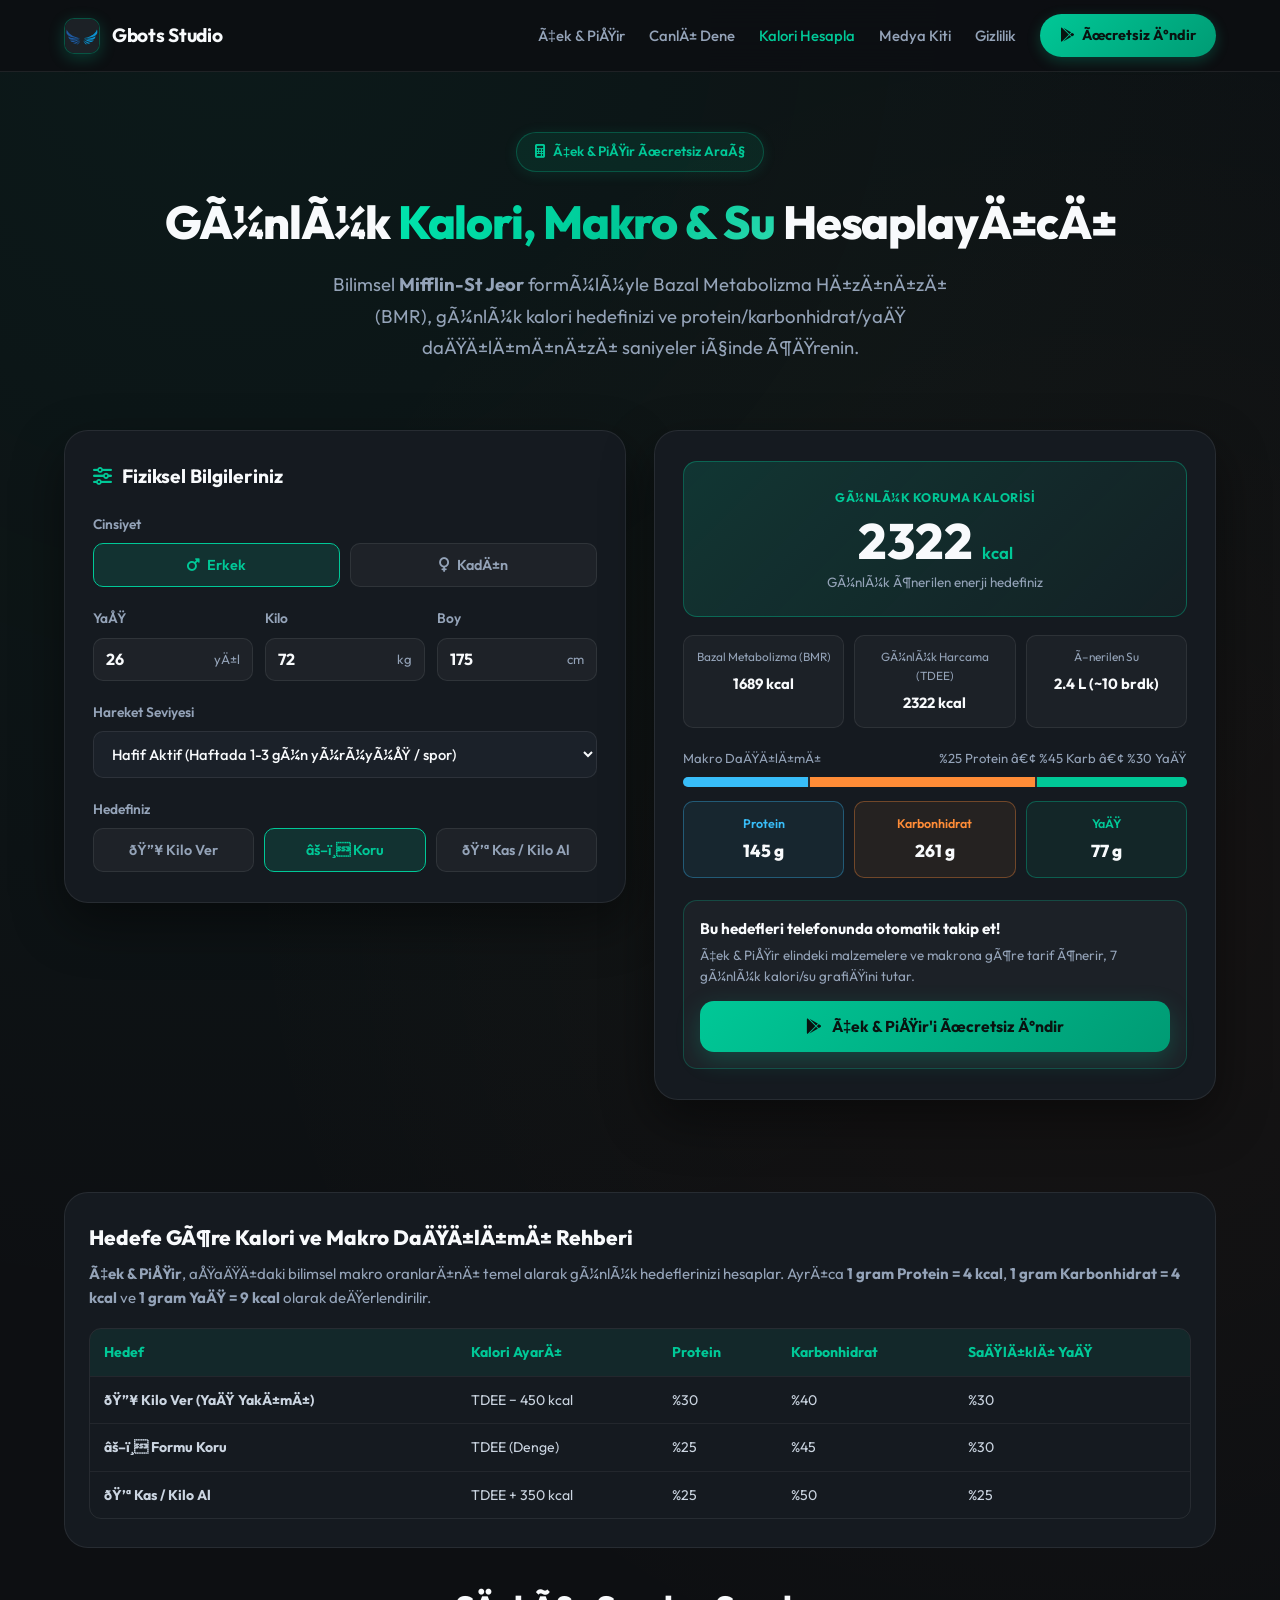
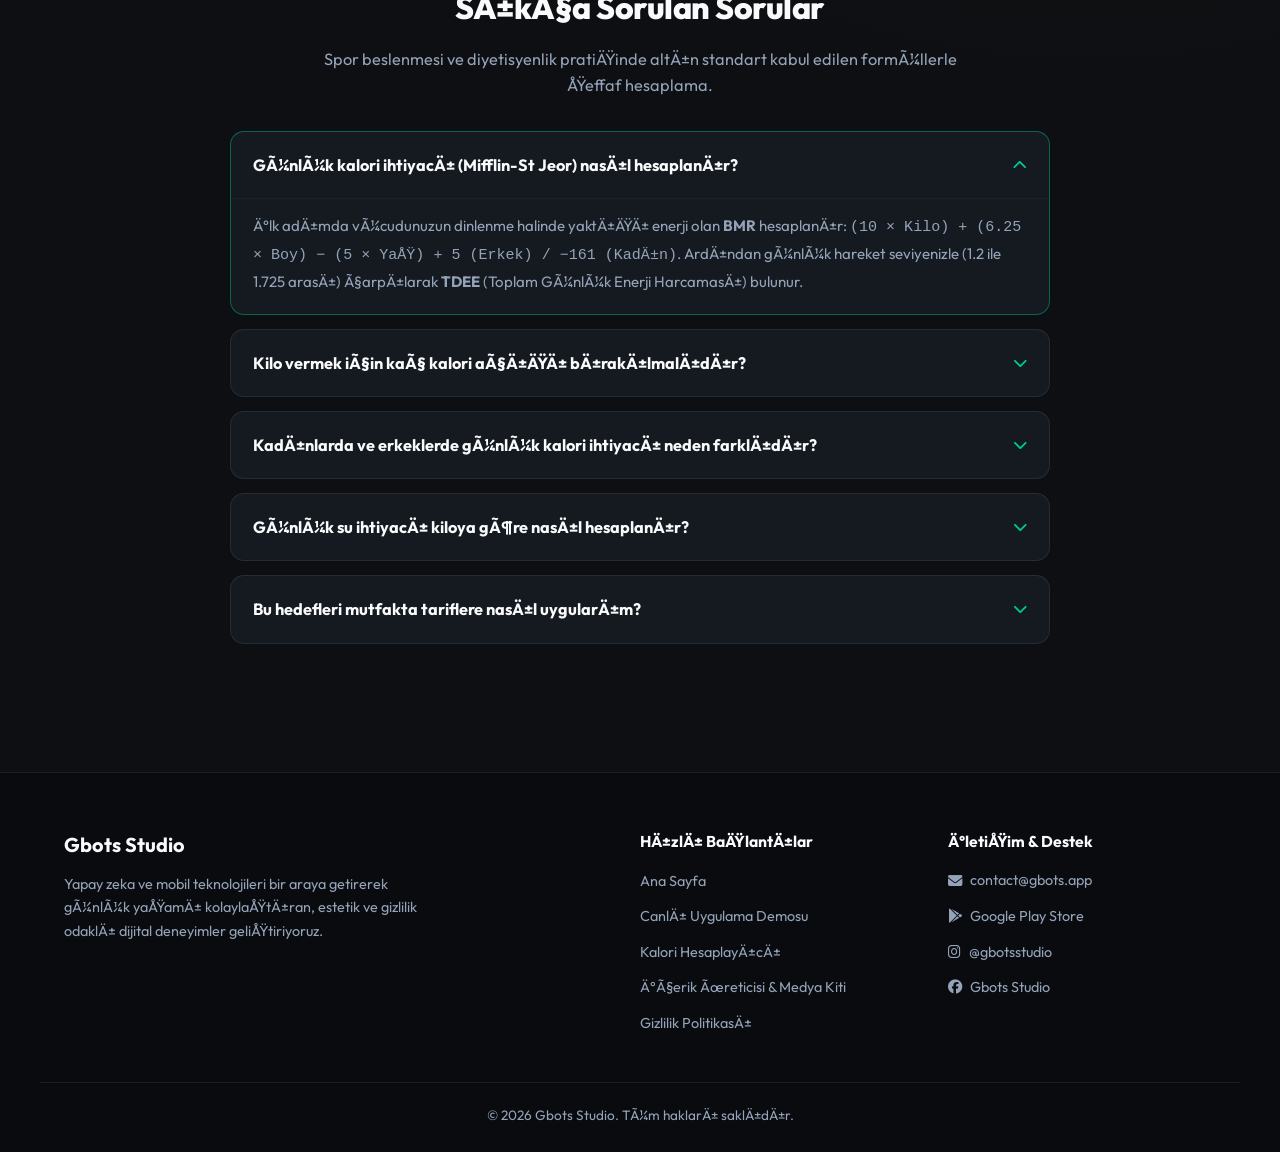
<file: kalori-hesaplayici.html>
<!DOCTYPE html>
<html lang="tr">
<head>
  <!-- Google tag (gtag.js) -->
  <script async src="https://www.googletagmanager.com/gtag/js?id=G-J3KHKY1W8P"></script>
  <script>
    window.dataLayer = window.dataLayer || [];
    function gtag(){dataLayer.push(arguments);}
    gtag('js', new Date());

    gtag('config', 'G-J3KHKY1W8P');
  </script>

  <!-- Yandex.Metrika counter -->
  <script type="text/javascript">
    (function(m,e,t,r,i,k,a){
        m[i]=m[i]||function(){(m[i].a=m[i].a||[]).push(arguments)};
        m[i].l=1*new Date();
        for (var j = 0; j < document.scripts.length; j++) {if (document.scripts[j].src === r) { return; }}
        k=e.createElement(t),a=e.getElementsByTagName(t)[0],k.async=1,k.src=r,a.parentNode.insertBefore(k,a)
    })(window, document,'script','https://mc.yandex.ru/metrika/tag.js?id=114102320', 'ym');

    ym(114102320, 'init', {ssr:true, clickmap:true, referrer: document.referrer, url: location.href, accurateTrackBounce:true, trackLinks:true});
  </script>
  <noscript><div><img src="https://mc.yandex.ru/watch/114102320" style="position:absolute; left:-9999px;" alt="" /></div></noscript>
  <!-- /Yandex.Metrika counter -->

  <meta charset="UTF-8">
  <meta name="viewport" content="width=device-width, initial-scale=1.0, maximum-scale=5.0">

  <title>Günlük Kalori &amp; Makro Hesaplayıcı | Çek &amp; Pişir</title>
  <meta name="description" content="Boy, kilo, yaş ve hedefinize göre günlük kalori (BMR/TDEE), protein, karbonhidrat, yağ ve su ihtiyacınızı bilimsel Mifflin-St Jeor formülüyle hesaplayın.">
  <meta name="keywords" content="günlük kalori hesaplama, makro hesaplayıcı, protein ihtiyacı hesaplama, bmr tdee hesaplama, kilo verme kalorisi, kas yapma makrosu, çek ve pişir, gbots studio">
  <meta name="robots" content="index, follow, max-image-preview:large, max-snippet:-1, max-video-preview:-1">
  <meta name="theme-color" content="#00C897">
  <link rel="canonical" href="https://gbots.app/kalori-hesaplayici.html">
  <link rel="alternate" hreflang="tr" href="https://gbots.app/kalori-hesaplayici.html">
  <link rel="alternate" hreflang="x-default" href="https://gbots.app/kalori-hesaplayici.html">

  <meta property="og:type" content="website">
  <meta property="og:locale" content="tr_TR">
  <meta property="og:url" content="https://gbots.app/kalori-hesaplayici.html">
  <meta property="og:site_name" content="Gbots Studio">
  <meta property="og:title" content="Günlük Kalori ve Makro Hesaplayıcı (Ücretsiz) | Çek &amp; Pişir">
  <meta property="og:description" content="Bilimsel Mifflin-St Jeor denklemiyle günlük kalori, protein, karbonhidrat, yağ ve su hedefinizi saniyeler içinde hesaplayın.">
  <meta property="og:image" content="https://gbots.app/og-image.png">

  <meta name="twitter:card" content="summary_large_image">
  <meta name="twitter:title" content="Günlük Kalori ve Makro Hesaplayıcı | Çek &amp; Pişir">
  <meta name="twitter:description" content="Boy, kilo ve hedefinize özel kalori ve makro besin hedeflerinizi ücretsiz hesaplayın.">
  <meta name="twitter:image" content="https://gbots.app/og-image.png">

  <link rel="icon" href="/favicon.ico">
  <link rel="icon" href="/favicon.png" type="image/png" sizes="500x500">
  <link rel="icon" href="/favicon.svg" type="image/svg+xml" sizes="any">
  <link rel="apple-touch-icon" href="/apple-touch-icon.png" sizes="500x500">
  <link rel="manifest" href="/site.webmanifest">

  <link rel="preconnect" href="https://fonts.googleapis.com">
  <link rel="preconnect" href="https://fonts.gstatic.com" crossorigin>
  <link rel="preconnect" href="https://cdnjs.cloudflare.com" crossorigin>
  <link href="https://fonts.googleapis.com/css2?family=Outfit:wght@400;500;600;700;800&display=swap" rel="stylesheet">
  <link rel="stylesheet" href="https://cdnjs.cloudflare.com/ajax/libs/font-awesome/6.4.0/css/all.min.css">
  <link rel="stylesheet" href="styles.css?v=4.2">

  <style>
    @media (min-width: 769px) {
      .mobile-toggle, #mobileToggle {
        display: none !important;
        visibility: hidden !important;
        opacity: 0 !important;
        pointer-events: none !important;
      }
    }
  </style>

  <script type="application/ld+json">
  {
    "@context": "https://schema.org",
    "@graph": [
      {
        "@type": "WebApplication",
        "name": "Çek & Pişir Günlük Kalori ve Makro Hesaplayıcı",
        "url": "https://gbots.app/kalori-hesaplayici.html",
        "applicationCategory": "HealthApplication",
        "operatingSystem": "Web",
        "inLanguage": "tr",
        "offers": {
          "@type": "Offer",
          "price": "0",
          "priceCurrency": "TRY"
        },
        "author": {
          "@type": "Organization",
          "name": "Gbots Studio",
          "url": "https://gbots.app/"
        }
      },
      {
        "@type": "BreadcrumbList",
        "itemListElement": [
          {
            "@type": "ListItem",
            "position": 1,
            "name": "Ana Sayfa",
            "item": "https://gbots.app/"
          },
          {
            "@type": "ListItem",
            "position": 2,
            "name": "Kalori ve Makro Hesaplayıcı",
            "item": "https://gbots.app/kalori-hesaplayici.html"
          }
        ]
      },
      {
        "@type": "FAQPage",
        "mainEntity": [
          {
            "@type": "Question",
            "name": "Günlük kalori ihtiyacı nasıl hesaplanır?",
            "acceptedAnswer": {
              "@type": "Answer",
              "text": "En güvenilir yöntem olan Mifflin-St Jeor formülüyle cinsiyet, yaş, boy ve kiloya göre Bazal Metabolizma Hızı (BMR) bulunur; ardından günlük hareket seviyesi katsayısıyla çarpılarak TDEE yani günlük toplam enerji harcaması hesaplanır."
            }
          },
          {
            "@type": "Question",
            "name": "Kilo vermek için kaç kalori açığı bırakılmalı?",
            "acceptedAnswer": {
              "@type": "Answer",
              "text": "Sağlıklı ve kas kaybı yaşatmayan kilo kaybı için günlük koruma kalorinizden (TDEE) yaklaşık 400-500 kcal düşülmesi önerilir. Hesaplayıcımızda Kilo Ver hedefi bilimsel olarak 450 kcal açık uygular ve protein oranını %30 seviyesine çıkarır."
            }
          },
          {
            "@type": "Question",
            "name": "Hesapladığım makroları telefonda nasıl takip edebilirim?",
            "acceptedAnswer": {
              "@type": "Answer",
              "text": "Çek & Pişir Android uygulamasının Günlük sekmesindeki Akıllı Kalori & Makro Sihirbazı bu formülün aynısını cihazınızda uygular ve dolaptaki malzemelerle hedeflerinize uygun yemek tarifleri önerir."
            }
          },
          {
            "@type": "Question",
            "name": "Kadınlarda ve erkeklerde günlük kalori ihtiyacı neden farklıdır?",
            "acceptedAnswer": {
              "@type": "Answer",
              "text": "Mifflin-St Jeor formülünde erkeklerde kas kütlesi oranı fizyolojik olarak daha yüksek olduğu için +5, kadınlarda ise -161 sabit katsayısı uygulanır. Ayrıca sağlıklı alt sınır erkeklerde 1400 kcal, kadınlarda 1200 kcal olarak belirlenir."
            }
          },
          {
            "@type": "Question",
            "name": "Günlük su ihtiyacı kiloya göre nasıl hesaplanır?",
            "acceptedAnswer": {
              "@type": "Answer",
              "text": "Genel sağlık standardı olarak vücut ağırlığının kilogramı başına yaklaşık 33 ml su tüketimi hedeflenir. Örneğin 72 kg bir birey için günlük yaklaşık 2.4 litre (yaklaşık 10 bardak) su önerilir."
            }
          }
        ]
      }
    ]
  }
  </script>
</head>
<body>

  <!-- Navbar -->
  <header>
    <nav class="navbar" id="navbar" aria-label="Ana Menü">
      <div class="container nav-container">
        <a href="index.html" class="brand-logo">
          <div class="logo-badge">
            <img src="logo.svg" alt="Gbots Studio Logosu" width="36" height="36">
          </div>
          <span>Gbots Studio</span>
        </a>

        <button class="mobile-toggle" id="mobileToggle" onclick="toggleMobileNav()" aria-label="Menüyü Aç/Kapat" aria-expanded="false">
          <i class="fa-solid fa-bars" id="toggleIcon" aria-hidden="true"></i>
        </button>

        <ul class="nav-links" id="navLinks">
          <li><a href="index.html#featured">Çek &amp; Pişir</a></li>
          <li><a href="index.html#demo">Canlı Dene</a></li>
          <li><a href="kalori-hesaplayici.html" aria-current="page" style="color: var(--primary-mint);">Kalori Hesapla</a></li>
          <li><a href="medya.html">Medya Kiti</a></li>
          <li><a href="privacy.html">Gizlilik</a></li>
          <li>
            <a href="https://play.google.com/store/apps/details?id=com.gbots.cekpisir" target="_blank" rel="noopener" class="btn-nav">
              <i class="fa-brands fa-google-play" aria-hidden="true"></i> Ücretsiz İndir
            </a>
          </li>
        </ul>
      </div>
    </nav>
  </header>

  <main>
    <section class="page-hero">
      <div class="container">
        <div class="tag-badge">
          <i class="fa-solid fa-calculator" aria-hidden="true"></i> Çek &amp; Pişir Ücretsiz Araç
        </div>
        <h1 class="hero-title" style="font-size: clamp(1.9rem, 4.5vw, 2.9rem);">
          Günlük <span>Kalori, Makro &amp; Su</span> Hesaplayıcı
        </h1>
        <p class="hero-subtitle" style="margin-bottom: 10px;">
          Bilimsel <strong>Mifflin-St Jeor</strong> formülüyle Bazal Metabolizma Hızınızı (BMR), günlük kalori hedefinizi ve protein/karbonhidrat/yağ dağılımınızı saniyeler içinde öğrenin.
        </p>
      </div>
    </section>

    <section class="calc-section">
      <div class="container">
        <div class="calc-grid">
          <!-- Sol Kolon: Form -->
          <div class="calc-card">
            <h2 class="calc-card-title"><i class="fa-solid fa-sliders" aria-hidden="true"></i> Fiziksel Bilgileriniz</h2>

            <div class="calc-field">
              <label class="calc-label">Cinsiyet</label>
              <div class="gender-toggle" role="group" aria-label="Cinsiyet Seçimi">
                <button type="button" class="toggle-pill active" id="btnMale" onclick="setGender(true)">
                  <i class="fa-solid fa-mars" aria-hidden="true"></i> Erkek
                </button>
                <button type="button" class="toggle-pill" id="btnFemale" onclick="setGender(false)">
                  <i class="fa-solid fa-venus" aria-hidden="true"></i> Kadın
                </button>
              </div>
            </div>

            <div class="calc-input-row">
              <div class="calc-field">
                <label class="calc-label" for="inpAge">Yaş</label>
                <div class="calc-input-wrap">
                  <input type="number" id="inpAge" min="14" max="99" value="26" oninput="updateCalculator()">
                  <span>yıl</span>
                </div>
              </div>
              <div class="calc-field">
                <label class="calc-label" for="inpWeight">Kilo</label>
                <div class="calc-input-wrap">
                  <input type="number" id="inpWeight" min="35" max="250" step="0.5" value="72" oninput="updateCalculator()">
                  <span>kg</span>
                </div>
              </div>
              <div class="calc-field">
                <label class="calc-label" for="inpHeight">Boy</label>
                <div class="calc-input-wrap">
                  <input type="number" id="inpHeight" min="120" max="230" value="175" oninput="updateCalculator()">
                  <span>cm</span>
                </div>
              </div>
            </div>

            <div class="calc-field">
              <label class="calc-label" for="selActivity">Hareket Seviyesi</label>
              <select id="selActivity" class="calc-select" onchange="updateCalculator()">
                <option value="1.2">Masa Başı / Az Hareket (Spor yok)</option>
                <option value="1.375" selected>Hafif Aktif (Haftada 1-3 gün yürüyüş / spor)</option>
                <option value="1.55">Orta Aktif (Haftada 3-5 gün egzersiz)</option>
                <option value="1.725">Çok Aktif (Yoğun antrenman / hareketli iş)</option>
              </select>
            </div>

            <div class="calc-field" style="margin-bottom: 0;">
              <label class="calc-label">Hedefiniz</label>
              <div class="calc-goal-grid" role="group" aria-label="Hedef Seçimi">
                <button type="button" class="toggle-pill" id="goalLose" onclick="setGoal(-1)">
                  🔥 Kilo Ver
                </button>
                <button type="button" class="toggle-pill active" id="goalMaintain" onclick="setGoal(0)">
                  ⚖️ Koru
                </button>
                <button type="button" class="toggle-pill" id="goalGain" onclick="setGoal(1)">
                  💪 Kas / Kilo Al
                </button>
              </div>
            </div>
          </div>

          <!-- Sağ Kolon: Canlı Sonuç -->
          <div class="calc-card calc-result-card">
            <div class="calc-result-hero">
              <span class="calc-result-tag" id="resGoalTag">Günlük Koruma Kalorisi</span>
              <div class="calc-kcal-number"><span id="resCalories">2318</span> <small>kcal</small></div>
              <p class="calc-result-sub">Günlük önerilen enerji hedefiniz</p>
            </div>

            <div class="calc-metrics-row">
              <div class="calc-mini-stat">
                <span>Bazal Metabolizma (BMR)</span>
                <strong id="resBmr">1686 kcal</strong>
              </div>
              <div class="calc-mini-stat">
                <span>Günlük Harcama (TDEE)</span>
                <strong id="resTdee">2318 kcal</strong>
              </div>
              <div class="calc-mini-stat">
                <span>Önerilen Su</span>
                <strong id="resWater">2.4 L (~10 brdk)</strong>
              </div>
            </div>

            <div class="macro-breakdown">
              <div class="macro-bars-header">
                <span>Makro Dağılımı</span>
                <span id="resSplitText">%25 Protein &bull; %45 Karb &bull; %30 Yağ</span>
              </div>
              <div class="macro-stacked-track" aria-hidden="true">
                <div class="macro-seg-p" id="barP" style="width: 25%;"></div>
                <div class="macro-seg-c" id="barC" style="width: 45%;"></div>
                <div class="macro-seg-f" id="barF" style="width: 30%;"></div>
              </div>

              <div class="macro-cards-3">
                <div class="macro-pill protein">
                  <span>Protein</span>
                  <strong id="resProtein">145 g</strong>
                </div>
                <div class="macro-pill carbs">
                  <span>Karbonhidrat</span>
                  <strong id="resCarbs">261 g</strong>
                </div>
                <div class="macro-pill fat">
                  <span>Yağ</span>
                  <strong id="resFat">77 g</strong>
                </div>
              </div>
            </div>

            <div class="calc-app-promo">
              <div class="calc-app-promo-text">
                <strong>Bu hedefleri telefonunda otomatik takip et!</strong>
                <span>Çek &amp; Pişir elindeki malzemelere ve makrona göre tarif önerir, 7 günlük kalori/su grafiğini tutar.</span>
              </div>
              <a href="https://play.google.com/store/apps/details?id=com.gbots.cekpisir" target="_blank" rel="noopener" class="btn-primary" style="width: 100%; padding: 13px 20px;">
                <i class="fa-brands fa-google-play" aria-hidden="true"></i> Çek &amp; Pişir'i Ücretsiz İndir
              </a>
            </div>
          </div>
        </div>
      </div>
    </section>

    <!-- Bilgi & SSS Bölümü (Organik SEO İçeriği) -->
    <section class="faq-section" style="padding-top: 24px;">
      <div class="container">
        <div class="seo-guide-card">
          <h2>Hedefe Göre Kalori ve Makro Dağılımı Rehberi</h2>
          <p><strong>Çek &amp; Pişir</strong>, aşağıdaki bilimsel makro oranlarını temel alarak günlük hedeflerinizi hesaplar. Ayrıca <strong>1 gram Protein = 4 kcal</strong>, <strong>1 gram Karbonhidrat = 4 kcal</strong> ve <strong>1 gram Yağ = 9 kcal</strong> olarak değerlendirilir.</p>
          <div class="seo-table-wrap">
            <table class="seo-table">
              <thead>
                <tr>
                  <th>Hedef</th>
                  <th>Kalori Ayarı</th>
                  <th>Protein</th>
                  <th>Karbonhidrat</th>
                  <th>Sağlıklı Yağ</th>
                </tr>
              </thead>
              <tbody>
                <tr>
                  <td><strong>🔥 Kilo Ver (Yağ Yakımı)</strong></td>
                  <td>TDEE &minus; 450 kcal</td>
                  <td>%30</td>
                  <td>%40</td>
                  <td>%30</td>
                </tr>
                <tr>
                  <td><strong>⚖️ Formu Koru</strong></td>
                  <td>TDEE (Denge)</td>
                  <td>%25</td>
                  <td>%45</td>
                  <td>%30</td>
                </tr>
                <tr>
                  <td><strong>💪 Kas / Kilo Al</strong></td>
                  <td>TDEE + 350 kcal</td>
                  <td>%25</td>
                  <td>%50</td>
                  <td>%25</td>
                </tr>
              </tbody>
            </table>
          </div>
        </div>

        <div class="section-header" style="margin-bottom: 32px;">
          <h2 class="section-title" style="font-size: clamp(1.5rem, 3.2vw, 2rem);">Sıkça Sorulan Sorular</h2>
          <p class="section-subtitle">Spor beslenmesi ve diyetisyenlik pratiğinde altın standart kabul edilen formüllerle şeffaf hesaplama.</p>
        </div>

        <div class="faq-list">
          <details class="faq-item" open>
            <summary>
              <span>Günlük kalori ihtiyacı (Mifflin-St Jeor) nasıl hesaplanır?</span>
              <i class="fa-solid fa-chevron-down faq-chevron" aria-hidden="true"></i>
            </summary>
            <div class="faq-answer">
              İlk adımda vücudunuzun dinlenme halinde yaktığı enerji olan <strong>BMR</strong> hesaplanır: <code>(10 &times; Kilo) + (6.25 &times; Boy) &minus; (5 &times; Yaş) + 5 (Erkek) / &minus;161 (Kadın)</code>. Ardından günlük hareket seviyenizle (1.2 ile 1.725 arası) çarpılarak <strong>TDEE</strong> (Toplam Günlük Enerji Harcaması) bulunur.
            </div>
          </details>

          <details class="faq-item">
            <summary>
              <span>Kilo vermek için kaç kalori açığı bırakılmalıdır?</span>
              <i class="fa-solid fa-chevron-down faq-chevron" aria-hidden="true"></i>
            </summary>
            <div class="faq-answer">
              Çok düşük kalorili şok diyetler yerine, sürdürülebilir yağ yakımı ve kas kütlesini korumak için TDEE değerinden günde <strong>450 kcal</strong> düşülmesi idealdir. Hesaplayıcımızda "Kilo Ver" seçeneği tam bu dengeyi uygular ve protein oranını %30'a çıkarır.
            </div>
          </details>

          <details class="faq-item">
            <summary>
              <span>Kadınlarda ve erkeklerde günlük kalori ihtiyacı neden farklıdır?</span>
              <i class="fa-solid fa-chevron-down faq-chevron" aria-hidden="true"></i>
            </summary>
            <div class="faq-answer">
              Mifflin-St Jeor formülünde erkeklerde kas kütlesi oranı fizyolojik olarak daha yüksek olduğu için <strong>+5</strong>, kadınlarda ise <strong>&minus;161</strong> sabit katsayısı uygulanır. Ayrıca sağlıklı alt sınır erkeklerde 1400 kcal, kadınlarda 1200 kcal olarak belirlenir.
            </div>
          </details>

          <details class="faq-item">
            <summary>
              <span>Günlük su ihtiyacı kiloya göre nasıl hesaplanır?</span>
              <i class="fa-solid fa-chevron-down faq-chevron" aria-hidden="true"></i>
            </summary>
            <div class="faq-answer">
              Genel sağlık standardı olarak vücut ağırlığının kilogramı başına yaklaşık <strong>33 ml</strong> su tüketimi hedeflenir. Örneğin 72 kg bir birey için günlük yaklaşık 2.4 litre (yaklaşık 10 bardak) su önerilir.
            </div>
          </details>

          <details class="faq-item">
            <summary>
              <span>Bu hedefleri mutfakta tariflere nasıl uygularım?</span>
              <i class="fa-solid fa-chevron-down faq-chevron" aria-hidden="true"></i>
            </summary>
            <div class="faq-answer">
              <a href="https://play.google.com/store/apps/details?id=com.gbots.cekpisir" target="_blank" rel="noopener" style="color: var(--primary-mint); font-weight: 600;">Çek &amp; Pişir Android uygulamasındaki</a> Günlük sekmesinde aynı sihirbazı tek tıkla hedef olarak kaydedebilir, elindeki malzemelerin fotoğrafını çekerek makrolarına uygun ev yemekleri üretebilirsin.
            </div>
          </details>
        </div>
      </div>
    </section>
  </main>

  <footer class="footer">
    <div class="container footer-grid">
      <div class="footer-brand">
        <h4>Gbots Studio</h4>
        <p>Yapay zeka ve mobil teknolojileri bir araya getirerek günlük yaşamı kolaylaştıran, estetik ve gizlilik odaklı dijital deneyimler geliştiriyoruz.</p>
      </div>
      <div class="footer-links">
        <h5>Hızlı Bağlantılar</h5>
        <ul>
          <li><a href="index.html">Ana Sayfa</a></li>
          <li><a href="index.html#demo">Canlı Uygulama Demosu</a></li>
          <li><a href="kalori-hesaplayici.html">Kalori Hesaplayıcı</a></li>
          <li><a href="medya.html">İçerik Üreticisi &amp; Medya Kiti</a></li>
          <li><a href="privacy.html">Gizlilik Politikası</a></li>
        </ul>
      </div>
      <div class="footer-links">
        <h5>İletişim &amp; Destek</h5>
        <ul>
          <li><a href="mailto:contact@gbots.app"><i class="fa-solid fa-envelope" aria-hidden="true"></i> contact@gbots.app</a></li>
          <li><a href="https://play.google.com/store/apps/details?id=com.gbots.cekpisir" target="_blank" rel="noopener"><i class="fa-brands fa-google-play" aria-hidden="true"></i> Google Play Store</a></li>
          <li><a href="https://www.instagram.com/gbotsstudio" target="_blank" rel="noopener"><i class="fa-brands fa-instagram" aria-hidden="true"></i> @gbotsstudio</a></li>
          <li><a href="https://www.facebook.com/gbotsstudio/" target="_blank" rel="noopener"><i class="fa-brands fa-facebook" aria-hidden="true"></i> Gbots Studio</a></li>
        </ul>
      </div>
    </div>
    <div class="container footer-bottom">
      <p>&copy; 2026 Gbots Studio. Tüm hakları saklıdır.</p>
    </div>
  </footer>

  <script>
    let calcIsMale = true;
    let calcGoal = 0;

    function setGender(male) {
      calcIsMale = male;
      document.getElementById('btnMale').classList.toggle('active', male);
      document.getElementById('btnFemale').classList.toggle('active', !male);
      updateCalculator();
    }

    function setGoal(goal) {
      calcGoal = goal;
      document.getElementById('goalLose').classList.toggle('active', goal === -1);
      document.getElementById('goalMaintain').classList.toggle('active', goal === 0);
      document.getElementById('goalGain').classList.toggle('active', goal === 1);
      updateCalculator();
    }

    function clampNum(val, min, max, fallback) {
      const n = parseFloat(val);
      if (Number.isNaN(n)) return fallback;
      return Math.min(max, Math.max(min, n));
    }

    function updateCalculator() {
      const age = Math.round(clampNum(document.getElementById('inpAge').value, 14, 99, 26));
      const weight = clampNum(document.getElementById('inpWeight').value, 35, 250, 72);
      const height = clampNum(document.getElementById('inpHeight').value, 120, 230, 175);
      const mult = parseFloat(document.getElementById('selActivity').value) || 1.375;

      const bmr = (10 * weight) + (6.25 * height) - (5 * age) + (calcIsMale ? 5 : -161);
      const tdee = bmr * mult;

      let target = tdee;
      let goalText = 'Günlük Koruma Kalorisi';
      if (calcGoal === -1) {
        target = tdee - 450;
        goalText = 'Sağlıklı Yağ Yakımı Hedefi (-450 kcal)';
      } else if (calcGoal === 1) {
        target = tdee + 350;
        goalText = 'Kontrollü Kas / Kilo Artışı (+350 kcal)';
      }

      const minCal = calcIsMale ? 1400 : 1200;
      const calories = Math.round(Math.min(4500, Math.max(minCal, target)));

      const pRatio = calcGoal === -1 ? 0.30 : 0.25;
      const cRatio = calcGoal === -1 ? 0.40 : (calcGoal === 1 ? 0.50 : 0.45);
      const fRatio = calcGoal === 1 ? 0.25 : 0.30;

      const protein = Math.round((calories * pRatio) / 4);
      const carbs = Math.round((calories * cRatio) / 4);
      const fat = Math.round((calories * fRatio) / 9);

      const waterMl = Math.round(weight * 33);
      const waterL = (waterMl / 1000).toFixed(1);
      const glasses = Math.max(6, Math.round(waterMl / 250));

      document.getElementById('resGoalTag').textContent = goalText;
      document.getElementById('resCalories').textContent = calories;
      document.getElementById('resBmr').textContent = Math.round(bmr) + ' kcal';
      document.getElementById('resTdee').textContent = Math.round(tdee) + ' kcal';
      document.getElementById('resWater').textContent = waterL + ' L (~' + glasses + ' brdk)';

      const pPct = Math.round(pRatio * 100);
      const cPct = Math.round(cRatio * 100);
      const fPct = Math.round(fRatio * 100);

      document.getElementById('resSplitText').textContent = '%' + pPct + ' Protein • %' + cPct + ' Karb • %' + fPct + ' Yağ';
      document.getElementById('barP').style.width = pPct + '%';
      document.getElementById('barC').style.width = cPct + '%';
      document.getElementById('barF').style.width = fPct + '%';

      document.getElementById('resProtein').textContent = protein + ' g';
      document.getElementById('resCarbs').textContent = carbs + ' g';
      document.getElementById('resFat').textContent = fat + ' g';
    }

    function toggleMobileNav() {
      const navLinks = document.getElementById('navLinks');
      const mobileToggle = document.getElementById('mobileToggle');
      const toggleIcon = document.getElementById('toggleIcon');
      if (!navLinks) return;

      const isOpen = navLinks.classList.toggle('active');
      if (mobileToggle) mobileToggle.setAttribute('aria-expanded', isOpen);
      if (toggleIcon) {
        toggleIcon.classList.toggle('fa-bars', !isOpen);
        toggleIcon.classList.toggle('fa-xmark', isOpen);
      }
    }

    document.addEventListener('DOMContentLoaded', () => {
      updateCalculator();
      const navLinks = document.getElementById('navLinks');
      const mobileToggle = document.getElementById('mobileToggle');
      const toggleIcon = document.getElementById('toggleIcon');
      if (navLinks) {
        navLinks.querySelectorAll('a').forEach(link => {
          link.addEventListener('click', () => {
            navLinks.classList.remove('active');
            if (mobileToggle) mobileToggle.setAttribute('aria-expanded', 'false');
            if (toggleIcon) {
              toggleIcon.classList.add('fa-bars');
              toggleIcon.classList.remove('fa-xmark');
            }
          });
        });
      }
      document.addEventListener('click', (e) => {
        if (navLinks && mobileToggle && !navLinks.contains(e.target) && !mobileToggle.contains(e.target) && navLinks.classList.contains('active')) {
          navLinks.classList.remove('active');
          mobileToggle.setAttribute('aria-expanded', 'false');
          if (toggleIcon) {
            toggleIcon.classList.add('fa-bars');
            toggleIcon.classList.remove('fa-xmark');
          }
        }
      });
    });
  </script>
</body>
</html>
</file>
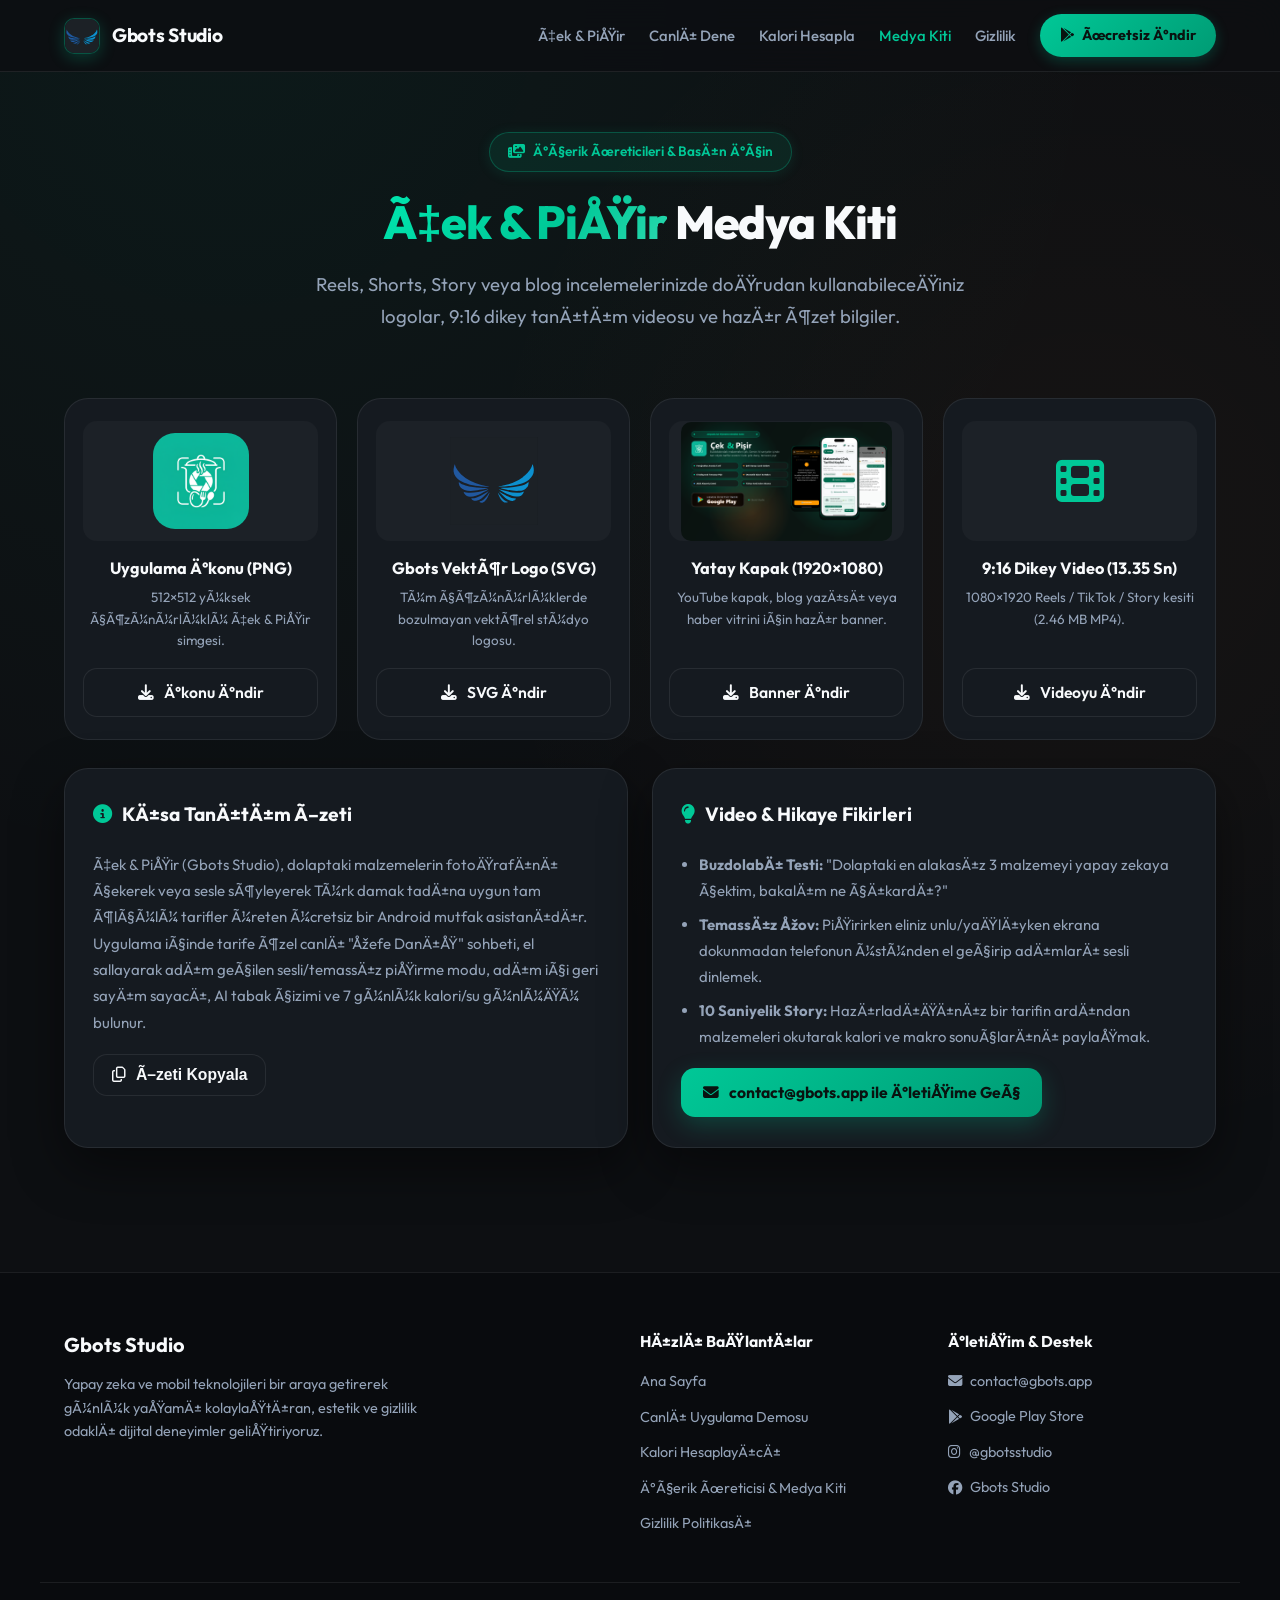
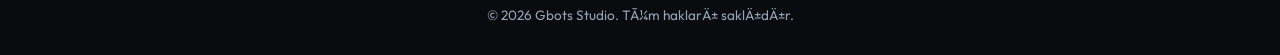
<file: medya.html>
<!DOCTYPE html>
<html lang="tr">
<head>
  <!-- Google tag (gtag.js) -->
  <script async src="https://www.googletagmanager.com/gtag/js?id=G-J3KHKY1W8P"></script>
  <script>
    window.dataLayer = window.dataLayer || [];
    function gtag(){dataLayer.push(arguments);}
    gtag('js', new Date());

    gtag('config', 'G-J3KHKY1W8P');
  </script>

  <!-- Yandex.Metrika counter -->
  <script type="text/javascript">
    (function(m,e,t,r,i,k,a){
        m[i]=m[i]||function(){(m[i].a=m[i].a||[]).push(arguments)};
        m[i].l=1*new Date();
        for (var j = 0; j < document.scripts.length; j++) {if (document.scripts[j].src === r) { return; }}
        k=e.createElement(t),a=e.getElementsByTagName(t)[0],k.async=1,k.src=r,a.parentNode.insertBefore(k,a)
    })(window, document,'script','https://mc.yandex.ru/metrika/tag.js?id=114102320', 'ym');

    ym(114102320, 'init', {ssr:true, clickmap:true, referrer: document.referrer, url: location.href, accurateTrackBounce:true, trackLinks:true});
  </script>
  <noscript><div><img src="https://mc.yandex.ru/watch/114102320" style="position:absolute; left:-9999px;" alt="" /></div></noscript>
  <!-- /Yandex.Metrika counter -->

  <meta charset="UTF-8">
  <meta name="viewport" content="width=device-width, initial-scale=1.0, maximum-scale=5.0">

  <title>Çek &amp; Pişir Medya Kiti | Gbots Studio</title>
  <meta name="description" content="Çek & Pişir (Gbots Studio) için yüksek çözünürlüklü uygulama ikonu, SVG logo, 9:16 dikey tanıtım videosu, ekran görüntüleri ve içerik fikirleri.">
  <meta name="keywords" content="çek ve pişir medya kiti, gbots studio logo, çek ve pişir basın kiti, influencer iş birliği, yemek tarifi uygulaması görselleri">
  <meta name="robots" content="index, follow, max-image-preview:large, max-snippet:-1, max-video-preview:-1">
  <meta name="theme-color" content="#00C897">
  <link rel="canonical" href="https://gbots.app/medya.html">
  <link rel="alternate" hreflang="tr" href="https://gbots.app/medya.html">
  <link rel="alternate" hreflang="x-default" href="https://gbots.app/medya.html">

  <meta property="og:type" content="website">
  <meta property="og:locale" content="tr_TR">
  <meta property="og:url" content="https://gbots.app/medya.html">
  <meta property="og:site_name" content="Gbots Studio">
  <meta property="og:title" content="Çek &amp; Pişir Medya Kiti | Gbots Studio">
  <meta property="og:description" content="Çek & Pişir uygulaması için yüksek çözünürlüklü logo, dikey tanıtım videosu, mağaza görselleri ve içerik önerileri.">
  <meta property="og:image" content="https://gbots.app/og-image.png">
  <meta property="og:image:width" content="1920">
  <meta property="og:image:height" content="1080">

  <meta name="twitter:card" content="summary_large_image">
  <meta name="twitter:title" content="Çek &amp; Pişir Medya Kiti | Gbots Studio">
  <meta name="twitter:description" content="Gbots Studio yapımı Çek & Pişir için logo, tanıtım videosu ve içerik önerileri.">
  <meta name="twitter:image" content="https://gbots.app/og-image.png">

  <link rel="icon" href="/favicon.ico">
  <link rel="icon" href="/favicon.png" type="image/png" sizes="500x500">
  <link rel="icon" href="/favicon.svg" type="image/svg+xml" sizes="any">
  <link rel="apple-touch-icon" href="/apple-touch-icon.png" sizes="500x500">
  <link rel="manifest" href="/site.webmanifest">

  <link rel="preconnect" href="https://fonts.googleapis.com">
  <link rel="preconnect" href="https://fonts.gstatic.com" crossorigin>
  <link rel="preconnect" href="https://cdnjs.cloudflare.com" crossorigin>
  <link href="https://fonts.googleapis.com/css2?family=Outfit:wght@400;500;600;700;800&display=swap" rel="stylesheet">
  <link rel="stylesheet" href="https://cdnjs.cloudflare.com/ajax/libs/font-awesome/6.4.0/css/all.min.css">
  <link rel="stylesheet" href="styles.css?v=4.2">

  <style>
    @media (min-width: 769px) {
      .mobile-toggle, #mobileToggle {
        display: none !important;
        visibility: hidden !important;
        opacity: 0 !important;
        pointer-events: none !important;
      }
    }
  </style>

  <script type="application/ld+json">
  {
    "@context": "https://schema.org",
    "@graph": [
      {
        "@type": "WebPage",
        "url": "https://gbots.app/medya.html",
        "name": "Çek & Pişir Medya Kiti | Gbots Studio",
        "inLanguage": "tr-TR",
        "isPartOf": {
          "@id": "https://gbots.app/#website"
        },
        "primaryImageOfPage": {
          "@type": "ImageObject",
          "url": "https://gbots.app/og-image.png",
          "width": 1920,
          "height": 1080
        }
      },
      {
        "@type": "BreadcrumbList",
        "itemListElement": [
          {
            "@type": "ListItem",
            "position": 1,
            "name": "Ana Sayfa",
            "item": "https://gbots.app/"
          },
          {
            "@type": "ListItem",
            "position": 2,
            "name": "Medya Kiti",
            "item": "https://gbots.app/medya.html"
          }
        ]
      }
    ]
  }
  </script>
</head>
<body>

  <!-- Navbar -->
  <header>
    <nav class="navbar" id="navbar" aria-label="Ana Menü">
      <div class="container nav-container">
        <a href="index.html" class="brand-logo">
          <div class="logo-badge">
            <img src="logo.svg" alt="Gbots Studio Logosu" width="36" height="36">
          </div>
          <span>Gbots Studio</span>
        </a>

        <button class="mobile-toggle" id="mobileToggle" onclick="toggleMobileNav()" aria-label="Menüyü Aç/Kapat" aria-expanded="false">
          <i class="fa-solid fa-bars" id="toggleIcon" aria-hidden="true"></i>
        </button>

        <ul class="nav-links" id="navLinks">
          <li><a href="index.html#featured">Çek &amp; Pişir</a></li>
          <li><a href="index.html#demo">Canlı Dene</a></li>
          <li><a href="kalori-hesaplayici.html">Kalori Hesapla</a></li>
          <li><a href="medya.html" aria-current="page" style="color: var(--primary-mint);">Medya Kiti</a></li>
          <li><a href="privacy.html">Gizlilik</a></li>
          <li>
            <a href="https://play.google.com/store/apps/details?id=com.gbots.cekpisir" target="_blank" rel="noopener" class="btn-nav">
              <i class="fa-brands fa-google-play" aria-hidden="true"></i> Ücretsiz İndir
            </a>
          </li>
        </ul>
      </div>
    </nav>
  </header>

  <main>
    <section class="page-hero">
      <div class="container">
        <div class="tag-badge">
          <i class="fa-solid fa-photo-film" aria-hidden="true"></i> İçerik Üreticileri &amp; Basın İçin
        </div>
        <h1 class="hero-title" style="font-size: clamp(1.9rem, 4.5vw, 2.9rem);">
          <span>Çek &amp; Pişir</span> Medya Kiti
        </h1>
        <p class="hero-subtitle" style="margin-bottom: 10px;">
          Reels, Shorts, Story veya blog incelemelerinizde doğrudan kullanabileceğiniz logolar, 9:16 dikey tanıtım videosu ve hazır özet bilgiler.
        </p>
      </div>
    </section>

    <section class="kit-section">
      <div class="container">
        <!-- İndirilebilir Materyaller -->
        <div class="kit-grid">
          <div class="kit-card">
            <div class="kit-preview">
              <img src="app-icon.png" alt="Çek & Pişir 512x512 İkon" width="96" height="96" style="border-radius: 22px;">
            </div>
            <h2 style="font-size: 1.02rem; font-weight: 700; margin-bottom: 6px;">Uygulama İkonu (PNG)</h2>
            <p>512&times;512 yüksek çözünürlüklü Çek &amp; Pişir simgesi.</p>
            <a href="app-icon.png" download="cek-pisir-ikon-512.png" class="btn-secondary" style="width: 100%; padding: 11px 16px;">
              <i class="fa-solid fa-download" aria-hidden="true"></i> İkonu İndir
            </a>
          </div>

          <div class="kit-card">
            <div class="kit-preview">
              <img src="logo.svg" alt="Gbots Studio Vektör Logo" width="88" height="88">
            </div>
            <h2 style="font-size: 1.02rem; font-weight: 700; margin-bottom: 6px;">Gbots Vektör Logo (SVG)</h2>
            <p>Tüm çözünürlüklerde bozulmayan vektörel stüdyo logosu.</p>
            <a href="logo.svg" download="gbots-studio-logo.svg" class="btn-secondary" style="width: 100%; padding: 11px 16px;">
              <i class="fa-solid fa-download" aria-hidden="true"></i> SVG İndir
            </a>
          </div>

          <div class="kit-card">
            <div class="kit-preview" style="padding: 12px;">
              <img src="og-image.png" alt="Çek & Pişir Yatay Tanıtım Görseli" style="width: 100%; max-width: 240px; border-radius: 10px;">
            </div>
            <h2 style="font-size: 1.02rem; font-weight: 700; margin-bottom: 6px;">Yatay Kapak (1920&times;1080)</h2>
            <p>YouTube kapak, blog yazısı veya haber vitrini için hazır banner.</p>
            <a href="og-image.png" download="cek-pisir-banner-1920x1080.png" class="btn-secondary" style="width: 100%; padding: 11px 16px;">
              <i class="fa-solid fa-download" aria-hidden="true"></i> Banner İndir
            </a>
          </div>

          <div class="kit-card">
            <div class="kit-preview">
              <i class="fa-solid fa-film" style="font-size: 3rem; color: var(--primary-mint);" aria-hidden="true"></i>
            </div>
            <h2 style="font-size: 1.02rem; font-weight: 700; margin-bottom: 6px;">9:16 Dikey Video (13.35 Sn)</h2>
            <p>1080&times;1920 Reels / TikTok / Story kesiti (2.46 MB MP4).</p>
            <a href="cek-pisir-tanitim.mp4" download="cek-pisir-tanitim-9x16.mp4" class="btn-secondary" style="width: 100%; padding: 11px 16px;">
              <i class="fa-solid fa-download" aria-hidden="true"></i> Videoyu İndir
            </a>
          </div>
        </div>

        <!-- İçerik Fikirleri & Kopyalanabilir Bilgi Kutusu -->
        <div class="kit-info-grid">
          <div class="calc-card">
            <h2 class="calc-card-title"><i class="fa-solid fa-circle-info" aria-hidden="true"></i> Kısa Tanıtım Özeti</h2>
            <p style="color: var(--text-muted); font-size: 0.94rem; line-height: 1.75; margin-bottom: 18px;" id="kitBioText">
              Çek &amp; Pişir (Gbots Studio), dolaptaki malzemelerin fotoğrafını çekerek veya sesle söyleyerek Türk damak tadına uygun tam ölçülü tarifler üreten ücretsiz bir Android mutfak asistanıdır. Uygulama içinde tarife özel canlı "Şefe Danış" sohbeti, el sallayarak adım geçilen sesli/temassız pişirme modu, adım içi geri sayım sayacı, AI tabak çizimi ve 7 günlük kalori/su günlüğü bulunur.
            </p>
            <button type="button" class="btn-secondary" onclick="copyKitSummary()" id="btnCopyKit" style="padding: 11px 18px;">
              <i class="fa-regular fa-copy" aria-hidden="true"></i> Özeti Kopyala
            </button>
          </div>

          <div class="calc-card">
            <h2 class="calc-card-title"><i class="fa-solid fa-lightbulb" aria-hidden="true"></i> Video &amp; Hikaye Fikirleri</h2>
            <ul style="padding-left: 18px; color: var(--text-muted); font-size: 0.93rem; line-height: 1.75;">
              <li style="margin-bottom: 8px;"><strong>Buzdolabı Testi:</strong> "Dolaptaki en alakasız 3 malzemeyi yapay zekaya çektim, bakalım ne çıkardı?"</li>
              <li style="margin-bottom: 8px;"><strong>Temassız Şov:</strong> Pişirirken eliniz unlu/yağlıyken ekrana dokunmadan telefonun üstünden el geçirip adımları sesli dinlemek.</li>
              <li><strong>10 Saniyelik Story:</strong> Hazırladığınız bir tarifin ardından malzemeleri okutarak kalori ve makro sonuçlarını paylaşmak.</li>
            </ul>
            <div style="margin-top: 18px;">
              <a href="mailto:contact@gbots.app?subject=Cek%20%26%20Pisir%20Is%20Birligi" class="btn-primary" style="padding: 12px 22px;">
                <i class="fa-solid fa-envelope" aria-hidden="true"></i> contact@gbots.app ile İletişime Geç
              </a>
            </div>
          </div>
        </div>
      </div>
    </section>
  </main>

  <footer class="footer">
    <div class="container footer-grid">
      <div class="footer-brand">
        <h4>Gbots Studio</h4>
        <p>Yapay zeka ve mobil teknolojileri bir araya getirerek günlük yaşamı kolaylaştıran, estetik ve gizlilik odaklı dijital deneyimler geliştiriyoruz.</p>
      </div>
      <div class="footer-links">
        <h5>Hızlı Bağlantılar</h5>
        <ul>
          <li><a href="index.html">Ana Sayfa</a></li>
          <li><a href="index.html#demo">Canlı Uygulama Demosu</a></li>
          <li><a href="kalori-hesaplayici.html">Kalori Hesaplayıcı</a></li>
          <li><a href="medya.html">İçerik Üreticisi &amp; Medya Kiti</a></li>
          <li><a href="privacy.html">Gizlilik Politikası</a></li>
        </ul>
      </div>
      <div class="footer-links">
        <h5>İletişim &amp; Destek</h5>
        <ul>
          <li><a href="mailto:contact@gbots.app"><i class="fa-solid fa-envelope" aria-hidden="true"></i> contact@gbots.app</a></li>
          <li><a href="https://play.google.com/store/apps/details?id=com.gbots.cekpisir" target="_blank" rel="noopener"><i class="fa-brands fa-google-play" aria-hidden="true"></i> Google Play Store</a></li>
          <li><a href="https://www.instagram.com/gbotsstudio" target="_blank" rel="noopener"><i class="fa-brands fa-instagram" aria-hidden="true"></i> @gbotsstudio</a></li>
          <li><a href="https://www.facebook.com/gbotsstudio/" target="_blank" rel="noopener"><i class="fa-brands fa-facebook" aria-hidden="true"></i> Gbots Studio</a></li>
        </ul>
      </div>
    </div>
    <div class="container footer-bottom">
      <p>&copy; 2026 Gbots Studio. Tüm hakları saklıdır.</p>
    </div>
  </footer>

  <script>
    function copyKitSummary() {
      const txt = document.getElementById('kitBioText').textContent.trim();
      const btn = document.getElementById('btnCopyKit');
      if (navigator.clipboard) {
        navigator.clipboard.writeText(txt).then(() => {
          btn.innerHTML = '<i class="fa-solid fa-check" aria-hidden="true"></i> Kopyalandı!';
          setTimeout(() => {
            btn.innerHTML = '<i class="fa-regular fa-copy" aria-hidden="true"></i> Özeti Kopyala';
          }, 2200);
        });
      }
    }

    function toggleMobileNav() {
      const navLinks = document.getElementById('navLinks');
      const mobileToggle = document.getElementById('mobileToggle');
      const toggleIcon = document.getElementById('toggleIcon');
      if (!navLinks) return;
      const isOpen = navLinks.classList.toggle('active');
      if (mobileToggle) mobileToggle.setAttribute('aria-expanded', isOpen);
      if (toggleIcon) {
        toggleIcon.classList.toggle('fa-bars', !isOpen);
        toggleIcon.classList.toggle('fa-xmark', isOpen);
      }
    }

    document.addEventListener('DOMContentLoaded', () => {
      const navLinks = document.getElementById('navLinks');
      const mobileToggle = document.getElementById('mobileToggle');
      const toggleIcon = document.getElementById('toggleIcon');
      if (navLinks) {
        navLinks.querySelectorAll('a').forEach(link => {
          link.addEventListener('click', () => {
            navLinks.classList.remove('active');
            if (mobileToggle) mobileToggle.setAttribute('aria-expanded', 'false');
            if (toggleIcon) {
              toggleIcon.classList.add('fa-bars');
              toggleIcon.classList.remove('fa-xmark');
            }
          });
        });
      }
    });
  </script>
</body>
</html>
</file>
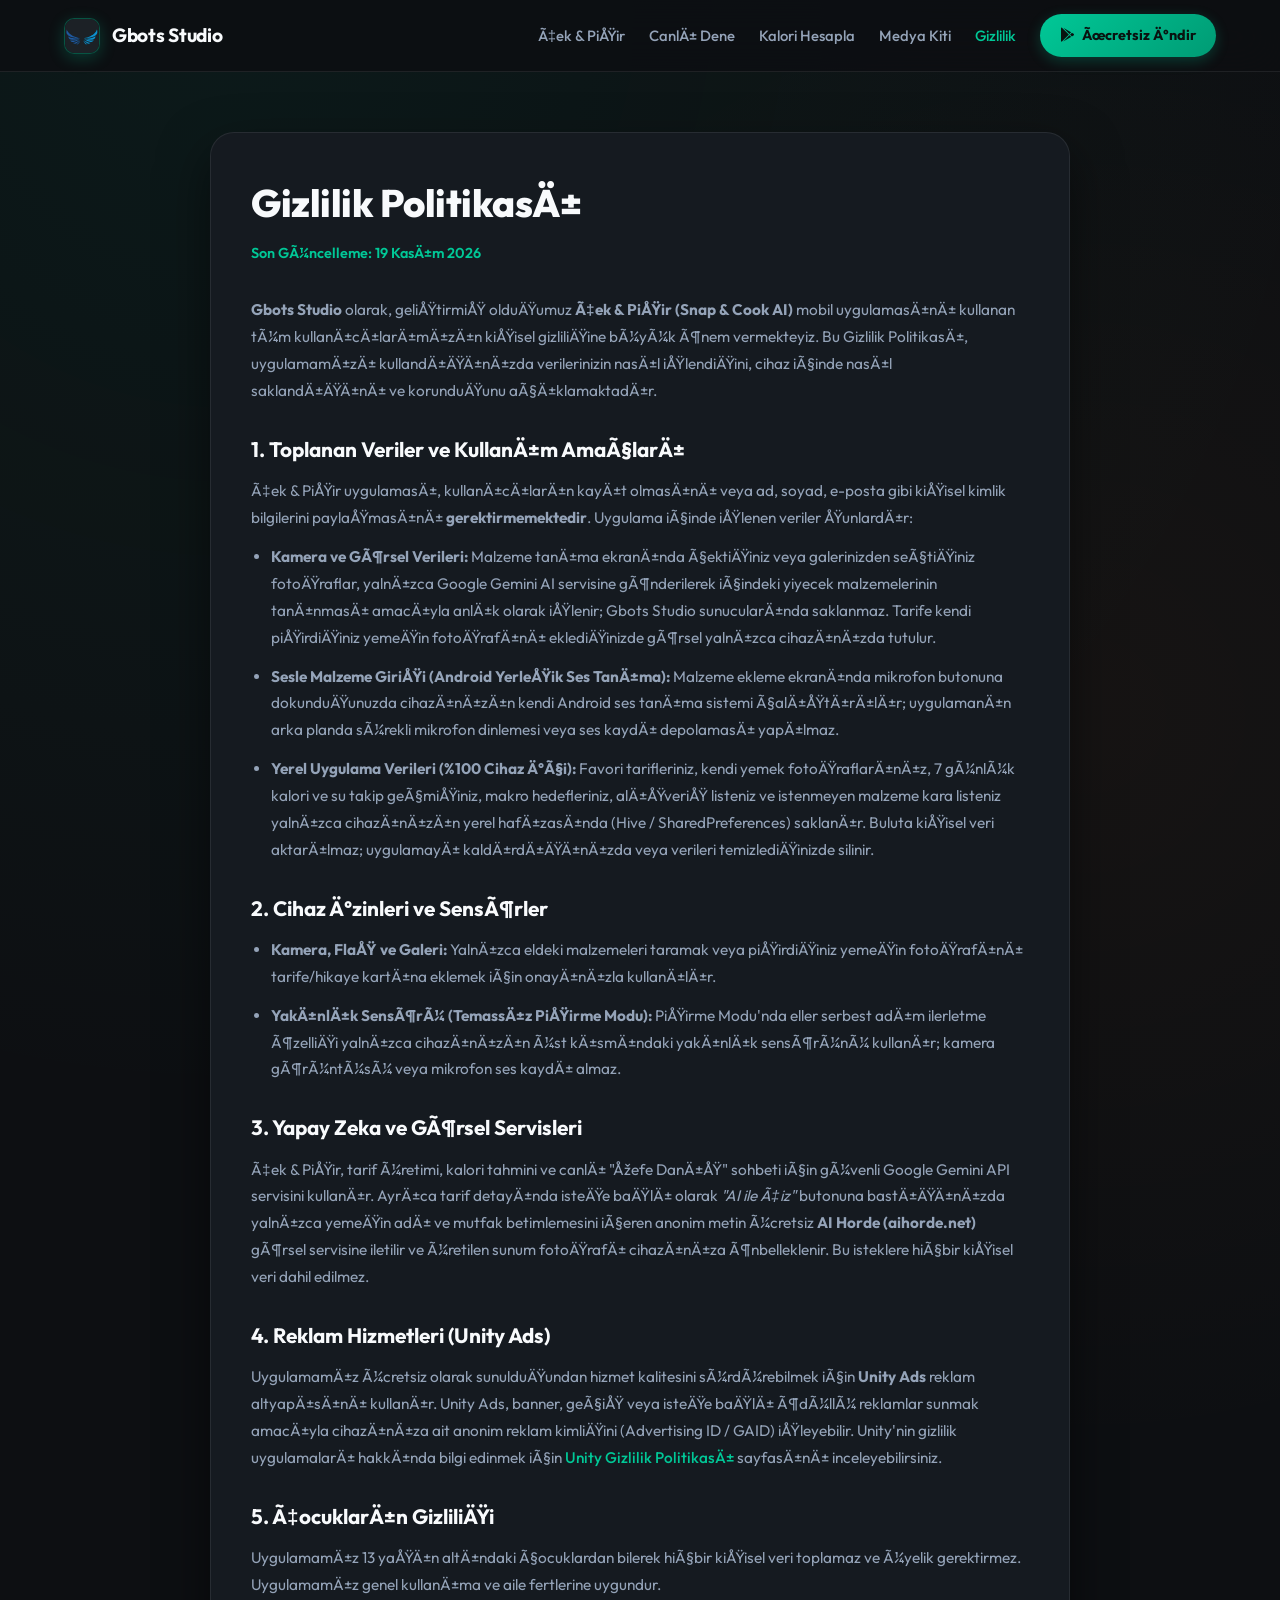
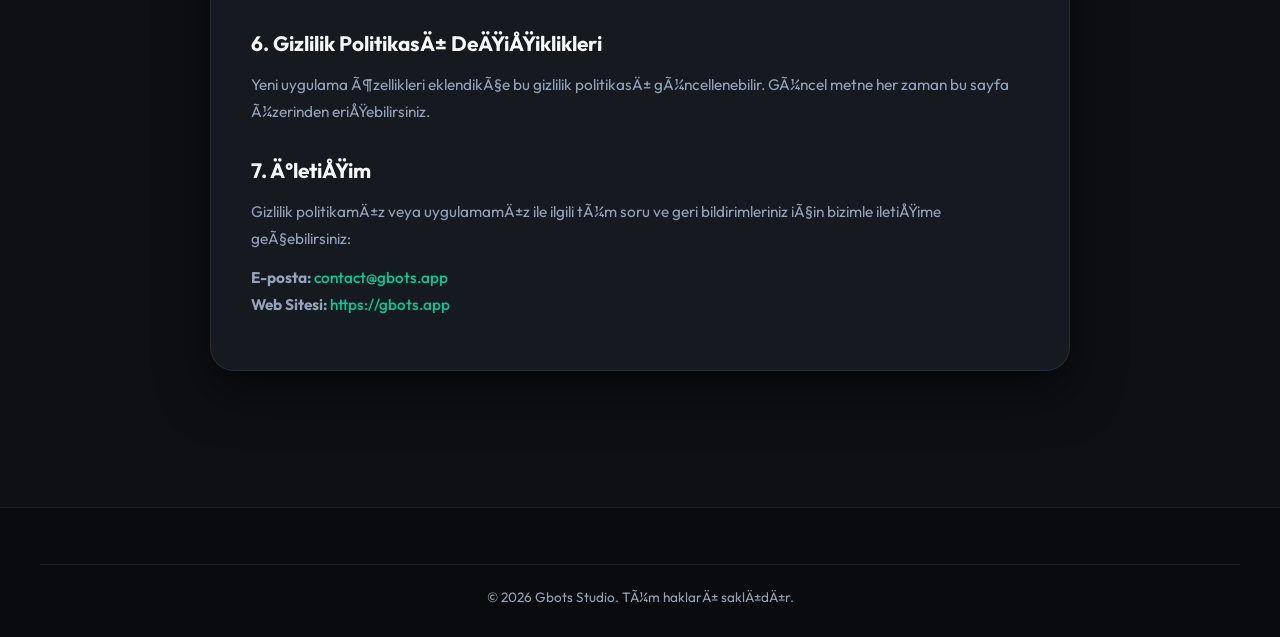
<file: privacy.html>
<!DOCTYPE html>
<html lang="tr">
<head>
  <!-- Google tag (gtag.js) -->
  <script async src="https://www.googletagmanager.com/gtag/js?id=G-J3KHKY1W8P"></script>
  <script>
    window.dataLayer = window.dataLayer || [];
    function gtag(){dataLayer.push(arguments);}
    gtag('js', new Date());

    gtag('config', 'G-J3KHKY1W8P');
  </script>

  <!-- Yandex.Metrika counter -->
  <script type="text/javascript">
    (function(m,e,t,r,i,k,a){
        m[i]=m[i]||function(){(m[i].a=m[i].a||[]).push(arguments)};
        m[i].l=1*new Date();
        for (var j = 0; j < document.scripts.length; j++) {if (document.scripts[j].src === r) { return; }}
        k=e.createElement(t),a=e.getElementsByTagName(t)[0],k.async=1,k.src=r,a.parentNode.insertBefore(k,a)
    })(window, document,'script','https://mc.yandex.ru/metrika/tag.js?id=114102320', 'ym');

    ym(114102320, 'init', {ssr:true, clickmap:true, referrer: document.referrer, url: location.href, accurateTrackBounce:true, trackLinks:true});
  </script>
  <noscript><div><img src="https://mc.yandex.ru/watch/114102320" style="position:absolute; left:-9999px;" alt="" /></div></noscript>
  <!-- /Yandex.Metrika counter -->

  <meta charset="UTF-8">
  <meta name="viewport" content="width=device-width, initial-scale=1.0, maximum-scale=5.0">

  <title>Gizlilik Politikası | Çek &amp; Pişir - Gbots Studio</title>
  <meta name="description" content="Gbots Studio tarafından geliştirilen Çek & Pişir (Snap & Cook AI) mobil uygulamasının veri güvenliği, kamera/mikrofon izinleri ve gizlilik politikası bildirimi.">
  <meta name="robots" content="index, follow, max-image-preview:large, max-snippet:-1">
  <meta name="theme-color" content="#00C897">
  <link rel="canonical" href="https://gbots.app/privacy.html">
  <link rel="alternate" hreflang="tr" href="https://gbots.app/privacy.html">
  <link rel="alternate" hreflang="x-default" href="https://gbots.app/privacy.html">

  <!-- Open Graph -->
  <meta property="og:type" content="website">
  <meta property="og:locale" content="tr_TR">
  <meta property="og:url" content="https://gbots.app/privacy.html">
  <meta property="og:title" content="Gizlilik Politikası | Çek & Pişir - Gbots Studio">
  <meta property="og:description" content="Çek & Pişir (Snap & Cook AI) mobil uygulaması kullanıcı verileri ve gizlilik standartları.">
  <meta property="og:image" content="https://gbots.app/og-image.png">
  <meta property="og:image:width" content="1920">
  <meta property="og:image:height" content="1080">

  <!-- Twitter Card -->
  <meta name="twitter:card" content="summary_large_image">
  <meta name="twitter:title" content="Gizlilik Politikası | Çek & Pişir - Gbots Studio">
  <meta name="twitter:description" content="Çek & Pişir mobil uygulaması gizlilik politikası ve veri güvenliği bildirimi.">
  <meta name="twitter:image" content="https://gbots.app/og-image.png">

  <!-- Faviconlar & Web App Manifest -->
  <link rel="icon" href="/favicon.ico">
  <link rel="icon" href="/favicon.png" type="image/png" sizes="500x500">
  <link rel="icon" href="/favicon.svg" type="image/svg+xml" sizes="any">
  <link rel="apple-touch-icon" href="/apple-touch-icon.png" sizes="500x500">
  <link rel="manifest" href="/site.webmanifest">

  <!-- Fontlar ve Stiller -->
  <link rel="preconnect" href="https://fonts.googleapis.com">
  <link rel="preconnect" href="https://fonts.gstatic.com" crossorigin>
  <link href="https://fonts.googleapis.com/css2?family=Outfit:wght@400;500;600;700;800&display=swap" rel="stylesheet">
  <link rel="stylesheet" href="https://cdnjs.cloudflare.com/ajax/libs/font-awesome/6.4.0/css/all.min.css">
  <link rel="stylesheet" href="styles.css?v=4.2">

  <style>
    @media (min-width: 769px) {
      .mobile-toggle, #mobileToggle {
        display: none !important;
        visibility: hidden !important;
        opacity: 0 !important;
        pointer-events: none !important;
      }
    }
    .legal-content {
      padding: 132px 0 80px 0;
      max-width: 860px;
      margin: 0 auto;
    }
    .legal-card {
      background: var(--bg-surface);
      border: 1px solid var(--border-color);
      border-radius: 24px;
      padding: 40px;
      box-shadow: 0 20px 50px rgba(0, 0, 0, 0.5);
    }
    .legal-card h1 {
      font-size: clamp(1.8rem, 4vw, 2.4rem);
      font-weight: 800;
      margin-bottom: 8px;
      letter-spacing: -0.5px;
    }
    .legal-card .date {
      display: block;
      color: var(--primary-mint);
      font-size: 0.9rem;
      font-weight: 600;
      margin-bottom: 32px;
    }
    .legal-card h2 {
      font-size: 1.3rem;
      font-weight: 700;
      margin: 28px 0 12px 0;
      color: var(--text-main);
    }
    .legal-card p, .legal-card li {
      color: var(--text-muted);
      font-size: 0.96rem;
      line-height: 1.75;
      margin-bottom: 12px;
    }
    .legal-card ul {
      padding-left: 20px;
      margin-bottom: 16px;
    }
    .legal-card a {
      color: var(--primary-mint);
      text-decoration: none;
      font-weight: 500;
    }
    .legal-card a:hover {
      text-decoration: underline;
    }

    @media (max-width: 768px) {
      .legal-content {
        padding: 100px 0 50px 0;
      }
      .legal-card {
        padding: 24px 18px;
        border-radius: 18px;
      }
    }
  </style>

  <!-- Breadcrumb & WebPage Schema -->
  <script type="application/ld+json">
  {
    "@context": "https://schema.org",
    "@type": "BreadcrumbList",
    "itemListElement": [
      {
        "@type": "ListItem",
        "position": 1,
        "name": "Ana Sayfa",
        "item": "https://gbots.app/"
      },
      {
        "@type": "ListItem",
        "position": 2,
        "name": "Gizlilik Politikası",
        "item": "https://gbots.app/privacy.html"
      }
    ]
  }
  </script>
</head>
<body>

  <!-- Navigation -->
  <header>
    <nav class="navbar" id="navbar" aria-label="Ana Menü">
      <div class="container nav-container">
        <a href="index.html" class="brand-logo">
          <div class="logo-badge">
            <img src="logo.svg" alt="Gbots Studio Logosu" width="36" height="36">
          </div>
          <span>Gbots Studio</span>
        </a>

        <!-- Mobile Hamburger Button -->
        <button class="mobile-toggle" id="mobileToggle" onclick="toggleMobileNav()" aria-label="Menüyü Aç/Kapat" aria-expanded="false">
          <i class="fa-solid fa-bars" id="toggleIcon" aria-hidden="true"></i>
        </button>

        <ul class="nav-links" id="navLinks">
          <li><a href="index.html#featured">Çek &amp; Pişir</a></li>
          <li><a href="index.html#demo">Canlı Dene</a></li>
          <li><a href="kalori-hesaplayici.html">Kalori Hesapla</a></li>
          <li><a href="medya.html">Medya Kiti</a></li>
          <li><a href="privacy.html" aria-current="page" style="color: var(--primary-mint);">Gizlilik</a></li>
          <li>
            <a href="https://play.google.com/store/apps/details?id=com.gbots.cekpisir" target="_blank" rel="noopener" class="btn-nav">
              <i class="fa-brands fa-google-play" aria-hidden="true"></i> Ücretsiz İndir
            </a>
          </li>
        </ul>
      </div>
    </nav>
  </header>

  <main class="container legal-content">
    <article class="legal-card">
      <h1>Gizlilik Politikası</h1>
      <time class="date" datetime="2026-11-19">Son Güncelleme: 19 Kasım 2026</time>

      <p><strong>Gbots Studio</strong> olarak, geliştirmiş olduğumuz <strong>Çek &amp; Pişir (Snap &amp; Cook AI)</strong> mobil uygulamasını kullanan tüm kullanıcılarımızın kişisel gizliliğine büyük önem vermekteyiz. Bu Gizlilik Politikası, uygulamamızı kullandığınızda verilerinizin nasıl işlendiğini, cihaz içinde nasıl saklandığını ve korunduğunu açıklamaktadır.</p>

      <h2>1. Toplanan Veriler ve Kullanım Amaçları</h2>
      <p>Çek &amp; Pişir uygulaması, kullanıcıların kayıt olmasını veya ad, soyad, e-posta gibi kişisel kimlik bilgilerini paylaşmasını <strong>gerektirmemektedir</strong>. Uygulama içinde işlenen veriler şunlardır:</p>
      <ul>
        <li><strong>Kamera ve Görsel Verileri:</strong> Malzeme tanıma ekranında çektiğiniz veya galerinizden seçtiğiniz fotoğraflar, yalnızca Google Gemini AI servisine gönderilerek içindeki yiyecek malzemelerinin tanınması amacıyla anlık olarak işlenir; Gbots Studio sunucularında saklanmaz. Tarife kendi pişirdiğiniz yemeğin fotoğrafını eklediğinizde görsel yalnızca cihazınızda tutulur.</li>
        <li><strong>Sesle Malzeme Girişi (Android Yerleşik Ses Tanıma):</strong> Malzeme ekleme ekranında mikrofon butonuna dokunduğunuzda cihazınızın kendi Android ses tanıma sistemi çalıştırılır; uygulamanın arka planda sürekli mikrofon dinlemesi veya ses kaydı depolaması yapılmaz.</li>
        <li><strong>Yerel Uygulama Verileri (%100 Cihaz İçi):</strong> Favori tarifleriniz, kendi yemek fotoğraflarınız, 7 günlük kalori ve su takip geçmişiniz, makro hedefleriniz, alışveriş listeniz ve istenmeyen malzeme kara listeniz yalnızca cihazınızın yerel hafızasında (Hive / SharedPreferences) saklanır. Buluta kişisel veri aktarılmaz; uygulamayı kaldırdığınızda veya verileri temizlediğinizde silinir.</li>
      </ul>

      <h2>2. Cihaz İzinleri ve Sensörler</h2>
      <ul>
        <li><strong>Kamera, Flaş ve Galeri:</strong> Yalnızca eldeki malzemeleri taramak veya pişirdiğiniz yemeğin fotoğrafını tarife/hikaye kartına eklemek için onayınızla kullanılır.</li>
        <li><strong>Yakınlık Sensörü (Temassız Pişirme Modu):</strong> Pişirme Modu'nda eller serbest adım ilerletme özelliği yalnızca cihazınızın üst kısmındaki yakınlık sensörünü kullanır; kamera görüntüsü veya mikrofon ses kaydı almaz.</li>
      </ul>

      <h2>3. Yapay Zeka ve Görsel Servisleri</h2>
      <p>Çek &amp; Pişir, tarif üretimi, kalori tahmini ve canlı "Şefe Danış" sohbeti için güvenli Google Gemini API servisini kullanır. Ayrıca tarif detayında isteğe bağlı olarak <em>"AI ile Çiz"</em> butonuna bastığınızda yalnızca yemeğin adı ve mutfak betimlemesini içeren anonim metin ücretsiz <strong>AI Horde (aihorde.net)</strong> görsel servisine iletilir ve üretilen sunum fotoğrafı cihazınıza önbelleklenir. Bu isteklere hiçbir kişisel veri dahil edilmez.</p>

      <h2>4. Reklam Hizmetleri (Unity Ads)</h2>
      <p>Uygulamamız ücretsiz olarak sunulduğundan hizmet kalitesini sürdürebilmek için <strong>Unity Ads</strong> reklam altyapısını kullanır. Unity Ads, banner, geçiş veya isteğe bağlı ödüllü reklamlar sunmak amacıyla cihazınıza ait anonim reklam kimliğini (Advertising ID / GAID) işleyebilir. Unity'nin gizlilik uygulamaları hakkında bilgi edinmek için <a href="https://unity.com/legal/privacy-policy" target="_blank" rel="noopener">Unity Gizlilik Politikası</a> sayfasını inceleyebilirsiniz.</p>

      <h2>5. Çocukların Gizliliği</h2>
      <p>Uygulamamız 13 yaşın altındaki çocuklardan bilerek hiçbir kişisel veri toplamaz ve üyelik gerektirmez. Uygulamamız genel kullanıma ve aile fertlerine uygundur.</p>

      <h2>6. Gizlilik Politikası Değişiklikleri</h2>
      <p>Yeni uygulama özellikleri eklendikçe bu gizlilik politikası güncellenebilir. Güncel metne her zaman bu sayfa üzerinden erişebilirsiniz.</p>

      <h2>7. İletişim</h2>
      <p>Gizlilik politikamız veya uygulamamız ile ilgili tüm soru ve geri bildirimleriniz için bizimle iletişime geçebilirsiniz:</p>
      <p>
        <strong>E-posta:</strong> <a href="mailto:contact@gbots.app">contact@gbots.app</a><br>
        <strong>Web Sitesi:</strong> <a href="https://gbots.app">https://gbots.app</a>
      </p>
    </article>
  </main>

  <footer class="footer">
    <div class="container footer-bottom">
      <p>&copy; 2026 Gbots Studio. Tüm hakları saklıdır.</p>
    </div>
  </footer>

  <!-- Interactive JavaScript for Mobile Navigation -->
  <script>
    function toggleMobileNav() {
      const navLinks = document.getElementById('navLinks');
      const mobileToggle = document.getElementById('mobileToggle');
      const toggleIcon = document.getElementById('toggleIcon');
      if (!navLinks) return;

      const isOpen = navLinks.classList.toggle('active');
      if (mobileToggle) mobileToggle.setAttribute('aria-expanded', isOpen);
      if (toggleIcon) {
        if (isOpen) {
          toggleIcon.classList.remove('fa-bars');
          toggleIcon.classList.add('fa-xmark');
        } else {
          toggleIcon.classList.remove('fa-xmark');
          toggleIcon.classList.add('fa-bars');
        }
      }
    }

    document.addEventListener('DOMContentLoaded', () => {
      const navLinks = document.getElementById('navLinks');
      const mobileToggle = document.getElementById('mobileToggle');
      const toggleIcon = document.getElementById('toggleIcon');

      if (navLinks) {
        navLinks.querySelectorAll('a').forEach(link => {
          link.addEventListener('click', () => {
            navLinks.classList.remove('active');
            if (mobileToggle) mobileToggle.setAttribute('aria-expanded', 'false');
            if (toggleIcon) {
              toggleIcon.classList.remove('fa-xmark');
              toggleIcon.classList.add('fa-bars');
            }
          });
        });
      }

      document.addEventListener('click', (e) => {
        if (navLinks && mobileToggle && !navLinks.contains(e.target) && !mobileToggle.contains(e.target) && navLinks.classList.contains('active')) {
          navLinks.classList.remove('active');
          mobileToggle.setAttribute('aria-expanded', 'false');
          if (toggleIcon) {
            toggleIcon.classList.remove('fa-xmark');
            toggleIcon.classList.add('fa-bars');
          }
        }
      });
    });
  </script>
</body>
</html>
</file>
<file: styles.css>
:root {
  --bg-primary: #0D0F12;
  --bg-surface: #151A20;
  --bg-surface-elevated: #1E252D;
  --primary-mint: #00C897;
  --primary-mint-hover: #00E6AE;
  --primary-mint-glow: rgba(0, 200, 151, 0.24);
  --primary-mint-subtle: rgba(0, 200, 151, 0.1);
  --accent-orange: #FF8C37;
  --accent-orange-glow: rgba(255, 140, 55, 0.22);
  --text-main: #F8FAFC;
  --text-muted: #94A3B8;
  --border-color: rgba(255, 255, 255, 0.08);
  --border-hover: rgba(0, 200, 151, 0.38);
  --gradient-accent: linear-gradient(135deg, #00C897 0%, #009B74 100%);
  --gradient-card: linear-gradient(180deg, rgba(255, 255, 255, 0.035) 0%, rgba(255, 255, 255, 0) 100%);
  --font-family: 'Outfit', -apple-system, BlinkMacSystemFont, 'Segoe UI', Roboto, sans-serif;
  --radius-sm: 10px;
  --radius-md: 14px;
  --radius-lg: 24px;
  --radius-xl: 32px;
}

* {
  box-sizing: border-box;
  margin: 0;
  padding: 0;
}

html {
  scroll-behavior: smooth;
  scroll-padding-top: 88px;
  font-family: var(--font-family);
  background-color: var(--bg-primary);
  color: var(--text-main);
  -webkit-tap-highlight-color: transparent;
}

body {
  line-height: 1.6;
  overflow-x: hidden;
  overflow-x: clip;
  position: relative;
  background-color: var(--bg-primary);
  background-image:
    radial-gradient(circle at 18% 0%, rgba(0, 200, 151, 0.06) 0%, transparent 45%),
    radial-gradient(circle at 85% 32%, rgba(255, 140, 55, 0.04) 0%, transparent 40%);
  -webkit-font-smoothing: antialiased;
  -moz-osx-font-smoothing: grayscale;
}

a:focus-visible,
button:focus-visible,
summary:focus-visible {
  outline: 2px solid var(--primary-mint);
  outline-offset: 4px;
  border-radius: 6px;
}

/* ── Container ── */
.container {
  width: 100%;
  max-width: 1200px;
  margin: 0 auto;
  padding: 0 24px;
}

/* ── Navigation Bar ── */
.navbar {
  position: fixed;
  top: 0;
  left: 0;
  width: 100%;
  z-index: 1000;
  background: rgba(13, 15, 18, 0.86);
  backdrop-filter: blur(20px);
  -webkit-backdrop-filter: blur(20px);
  border-bottom: 1px solid var(--border-color);
  padding: 14px 0;
  transition: all 0.3s ease;
}

.nav-container {
  display: flex;
  justify-content: space-between;
  align-items: center;
  gap: 16px;
}

.brand-logo {
  display: flex;
  align-items: center;
  gap: 12px;
  text-decoration: none;
  color: var(--text-main);
  font-weight: 700;
  font-size: 1.2rem;
  letter-spacing: -0.3px;
  z-index: 1002;
  flex-shrink: 0;
}

.logo-badge {
  width: 36px;
  height: 36px;
  border-radius: var(--radius-sm);
  display: flex;
  align-items: center;
  justify-content: center;
  box-shadow: 0 4px 16px var(--primary-mint-glow);
  overflow: hidden;
  flex-shrink: 0;
  background: rgba(0, 200, 151, 0.1);
  border: 1px solid rgba(0, 200, 151, 0.3);
}

.logo-badge img,
.logo-badge svg {
  width: 100%;
  height: 100%;
  object-fit: contain;
  display: block;
}

.nav-links {
  display: flex;
  align-items: center;
  gap: 24px;
  list-style: none;
}

.nav-links a {
  color: var(--text-muted);
  text-decoration: none;
  font-weight: 500;
  font-size: 0.93rem;
  transition: color 0.2s ease;
  padding: 6px 0;
  white-space: nowrap;
}

.nav-links a:hover {
  color: var(--primary-mint);
}

.btn-nav {
  background: var(--gradient-accent) !important;
  color: #091310 !important;
  padding: 10px 20px !important;
  border-radius: 99px !important;
  font-weight: 700 !important;
  font-size: 0.9rem !important;
  box-shadow: 0 4px 14px var(--primary-mint-glow);
  transition: transform 0.2s ease, box-shadow 0.2s ease !important;
  display: inline-flex;
  align-items: center;
  gap: 8px;
}

.btn-nav:hover {
  transform: translateY(-2px);
  box-shadow: 0 6px 20px rgba(0, 200, 151, 0.45);
  color: #091310 !important;
}

/* Mobile Hamburger Toggle (STRICTLY HIDDEN ON DESKTOP) */
.mobile-toggle {
  display: none !important;
  background: rgba(255, 255, 255, 0.05);
  border: 1px solid var(--border-color);
  border-radius: var(--radius-sm);
  color: var(--text-main);
  font-size: 1.25rem;
  cursor: pointer;
  padding: 8px 12px;
  z-index: 1002;
  transition: all 0.2s ease;
}

.mobile-toggle:hover,
.mobile-toggle:focus {
  color: var(--primary-mint);
  border-color: rgba(0, 200, 151, 0.4);
}

/* ── Hero Section ── */
.hero {
  padding: 142px 0 68px 0;
  position: relative;
  overflow: hidden;
  text-align: center;
}

.hero-glow {
  position: absolute;
  top: 12%;
  left: 50%;
  transform: translate(-50%, -50%);
  width: 640px;
  height: 640px;
  max-width: 95vw;
  background: radial-gradient(circle, rgba(0, 200, 151, 0.18) 0%, rgba(13, 15, 18, 0) 70%);
  pointer-events: none;
  z-index: 0;
}

.hero-glow-secondary {
  position: absolute;
  top: 65%;
  left: 72%;
  width: 460px;
  height: 460px;
  max-width: 85vw;
  background: radial-gradient(circle, rgba(255, 140, 55, 0.1) 0%, rgba(13, 15, 18, 0) 70%);
  pointer-events: none;
  z-index: 0;
}

.hero-content {
  position: relative;
  z-index: 1;
  max-width: 860px;
  margin: 0 auto;
}

.tag-badge {
  display: inline-flex;
  align-items: center;
  gap: 8px;
  background: var(--primary-mint-subtle);
  border: 1px solid rgba(0, 200, 151, 0.28);
  color: var(--primary-mint);
  padding: 8px 18px;
  border-radius: 99px;
  font-size: 0.85rem;
  font-weight: 600;
  margin-bottom: 24px;
  box-shadow: 0 2px 14px rgba(0, 200, 151, 0.12);
}

.hero-title {
  font-size: clamp(2.15rem, 5.5vw, 3.5rem);
  font-weight: 800;
  line-height: 1.15;
  letter-spacing: -1.1px;
  margin-bottom: 20px;
}

.hero-title span {
  background: linear-gradient(135deg, #00E6AE 0%, #00C897 60%, #2BD9AF 100%);
  -webkit-background-clip: text;
  background-clip: text;
  -webkit-text-fill-color: transparent;
}

.hero-subtitle {
  font-size: clamp(1rem, 2.5vw, 1.16rem);
  color: var(--text-muted);
  line-height: 1.7;
  margin: 0 auto 32px;
  max-width: 680px;
  padding: 0 8px;
}

.hero-cta {
  display: flex;
  justify-content: center;
  align-items: center;
  gap: 14px;
  flex-wrap: wrap;
}

.trust-pills {
  display: flex;
  justify-content: center;
  align-items: center;
  flex-wrap: wrap;
  gap: 12px 22px;
  margin-top: 28px;
}

.trust-pill {
  display: inline-flex;
  align-items: center;
  gap: 7px;
  font-size: 0.86rem;
  color: #CBD5E1;
  font-weight: 500;
}

.trust-pill i {
  color: var(--primary-mint);
  font-size: 0.9rem;
}

.btn-primary {
  display: inline-flex;
  align-items: center;
  justify-content: center;
  gap: 10px;
  background: var(--gradient-accent);
  color: #091310;
  padding: 15px 28px;
  border-radius: var(--radius-md);
  font-size: 0.98rem;
  font-weight: 700;
  text-decoration: none;
  transition: all 0.25s ease;
  box-shadow: 0 8px 24px var(--primary-mint-glow);
  cursor: pointer;
}

.btn-primary:hover {
  transform: translateY(-3px);
  box-shadow: 0 12px 32px rgba(0, 200, 151, 0.42);
}

.btn-secondary {
  display: inline-flex;
  align-items: center;
  justify-content: center;
  gap: 10px;
  background: var(--bg-surface);
  border: 1px solid var(--border-color);
  color: var(--text-main);
  padding: 15px 28px;
  border-radius: var(--radius-md);
  font-size: 0.98rem;
  font-weight: 600;
  text-decoration: none;
  transition: all 0.25s ease;
}

.btn-secondary:hover {
  background: var(--bg-surface-elevated);
  border-color: rgba(0, 200, 151, 0.35);
  transform: translateY(-3px);
}

/* ── Featured App Section ── */
.featured-section {
  padding: 40px 0 72px 0;
  position: relative;
}

.featured-card {
  background: var(--bg-surface);
  border: 1px solid var(--border-color);
  border-radius: var(--radius-xl);
  padding: 48px;
  display: grid;
  grid-template-columns: 1.18fr 0.82fr;
  gap: 44px;
  align-items: center;
  box-shadow: 0 24px 64px rgba(0, 0, 0, 0.55);
  position: relative;
  overflow: hidden;
  background-image: var(--gradient-card);
}

.featured-card::before {
  content: '';
  position: absolute;
  top: -60px;
  right: -60px;
  width: 340px;
  height: 340px;
  background: radial-gradient(circle, rgba(0, 200, 151, 0.13) 0%, transparent 70%);
  pointer-events: none;
}

.app-meta {
  display: flex;
  align-items: center;
  gap: 16px;
  margin-bottom: 20px;
}

.app-icon-img {
  width: 68px;
  height: 68px;
  border-radius: 18px;
  box-shadow: 0 10px 26px var(--primary-mint-glow);
  border: 1px solid rgba(0, 200, 151, 0.35);
  object-fit: cover;
  flex-shrink: 0;
}

.app-info-head {
  display: flex;
  align-items: center;
  flex-wrap: wrap;
  gap: 10px;
}

.app-info h2 {
  font-size: 1.75rem;
  font-weight: 800;
  letter-spacing: -0.5px;
  line-height: 1.2;
  margin: 0;
}

.version-pill {
  background: rgba(0, 200, 151, 0.14);
  color: var(--primary-mint);
  border: 1px solid rgba(0, 200, 151, 0.32);
  padding: 3px 10px;
  border-radius: 99px;
  font-size: 0.76rem;
  font-weight: 700;
}

.app-info p {
  color: var(--primary-mint);
  font-size: 0.92rem;
  font-weight: 600;
  margin-top: 2px;
}

.app-desc {
  color: var(--text-muted);
  font-size: 1.03rem;
  line-height: 1.7;
  margin-bottom: 26px;
}

.app-desc strong {
  color: var(--text-main);
  font-weight: 600;
}

.features-list {
  display: grid;
  grid-template-columns: repeat(2, 1fr);
  gap: 12px;
  margin-bottom: 32px;
}

.feature-item {
  display: flex;
  align-items: center;
  gap: 10px;
  font-size: 0.9rem;
  font-weight: 500;
  color: var(--text-main);
  background: rgba(255, 255, 255, 0.03);
  padding: 10px 13px;
  border-radius: var(--radius-sm);
  border: 1px solid rgba(255, 255, 255, 0.05);
  transition: border-color 0.2s ease, background 0.2s ease;
}

.feature-item:hover {
  border-color: rgba(0, 200, 151, 0.25);
  background: rgba(0, 200, 151, 0.05);
}

.feature-item i {
  color: var(--primary-mint);
  font-size: 0.98rem;
  width: 18px;
  text-align: center;
  flex-shrink: 0;
}

.featured-actions {
  display: flex;
  align-items: center;
  flex-wrap: wrap;
  gap: 14px;
}

.mockup-wrapper {
  display: flex;
  flex-direction: column;
  justify-content: center;
  align-items: center;
  width: 100%;
}

.hero-screenshot-showcase {
  display: flex;
  justify-content: center;
  align-items: center;
  position: relative;
  padding: 6px 0;
}

.hero-screenshot-showcase img {
  width: 100%;
  max-width: 295px;
  height: auto;
  border-radius: 24px;
  box-shadow: 0 22px 50px rgba(0, 0, 0, 0.55), 0 0 32px rgba(0, 200, 151, 0.18);
  border: 1px solid rgba(0, 200, 151, 0.3);
  transition: transform 0.35s ease;
}

.hero-screenshot-showcase img:hover {
  transform: translateY(-6px) scale(1.015);
}

/* ── How It Works + 15s Promo Video Section ── */
.workflow-section {
  padding: 64px 0;
}

.workflow-grid {
  display: grid;
  grid-template-columns: 1.15fr 0.85fr;
  gap: 44px;
  align-items: center;
}

.steps-stack {
  display: flex;
  flex-direction: column;
  gap: 18px;
}

.step-card {
  display: flex;
  align-items: flex-start;
  gap: 18px;
  background: var(--bg-surface);
  border: 1px solid var(--border-color);
  border-radius: var(--radius-lg);
  padding: 22px 24px;
  transition: border-color 0.25s ease, transform 0.25s ease;
}

.step-card:hover {
  border-color: var(--border-hover);
  transform: translateX(4px);
}

.step-number {
  width: 44px;
  height: 44px;
  border-radius: 12px;
  background: var(--primary-mint-subtle);
  border: 1px solid rgba(0, 200, 151, 0.3);
  color: var(--primary-mint);
  font-weight: 800;
  font-size: 1.05rem;
  display: flex;
  align-items: center;
  justify-content: center;
  flex-shrink: 0;
}

.step-body h3 {
  font-size: 1.1rem;
  font-weight: 700;
  margin-bottom: 6px;
  color: var(--text-main);
}

.step-body p {
  font-size: 0.93rem;
  color: var(--text-muted);
  line-height: 1.65;
}

.video-showcase-card {
  display: flex;
  flex-direction: column;
  align-items: center;
  background: var(--bg-surface);
  border: 1px solid rgba(0, 200, 151, 0.25);
  border-radius: var(--radius-xl);
  padding: 20px;
  box-shadow: 0 22px 54px rgba(0, 0, 0, 0.55), 0 0 30px rgba(0, 200, 151, 0.1);
  max-width: 340px;
  margin: 0 auto;
  width: 100%;
}

.video-phone-frame {
  width: 100%;
  aspect-ratio: 9 / 16;
  border-radius: 20px;
  overflow: hidden;
  background: #090B0E;
  border: 1px solid rgba(255, 255, 255, 0.1);
}

.video-phone-frame video {
  width: 100%;
  height: 100%;
  object-fit: cover;
  display: block;
}

.video-caption {
  display: inline-flex;
  align-items: center;
  gap: 8px;
  margin-top: 14px;
  font-size: 0.88rem;
  font-weight: 600;
  color: var(--primary-mint);
}

/* ── Screenshots Carousel Section ── */
.screenshots-section {
  padding: 68px 0 36px;
  position: relative;
}

.carousel-wrapper {
  position: relative;
  margin-top: 28px;
  display: flex;
  align-items: center;
}

.screenshots-track {
  display: flex;
  gap: 24px;
  overflow-x: auto;
  scroll-snap-type: x mandatory;
  scroll-behavior: smooth;
  padding: 16px 8px 24px;
  -ms-overflow-style: none;
  scrollbar-width: none;
  width: 100%;
}

.screenshots-track::-webkit-scrollbar {
  display: none;
}

.screenshot-card {
  flex: 0 0 278px;
  scroll-snap-align: center;
  background: rgba(21, 26, 32, 0.9);
  border: 1px solid rgba(0, 200, 151, 0.24);
  border-radius: 24px;
  padding: 12px;
  transition: transform 0.3s ease, border-color 0.3s ease, box-shadow 0.3s ease;
  display: flex;
  flex-direction: column;
  align-items: center;
  user-select: none;
}

.screenshot-card:hover {
  transform: translateY(-6px);
  border-color: rgba(0, 200, 151, 0.65);
  box-shadow: 0 18px 40px rgba(0, 0, 0, 0.45);
}

.screenshot-card img {
  width: 100%;
  height: auto;
  border-radius: 16px;
  display: block;
  pointer-events: none;
}

.screenshot-caption {
  margin-top: 10px;
  font-size: 0.84rem;
  font-weight: 600;
  color: var(--text-muted);
  text-align: center;
  padding: 0 4px 2px;
}

.carousel-btn {
  width: 46px;
  height: 46px;
  border-radius: 50%;
  background: rgba(18, 28, 25, 0.92);
  border: 1px solid rgba(0, 200, 151, 0.45);
  color: #00C897;
  display: flex;
  align-items: center;
  justify-content: center;
  cursor: pointer;
  font-size: 1.08rem;
  transition: all 0.25s ease;
  flex-shrink: 0;
  z-index: 5;
  box-shadow: 0 8px 24px rgba(0, 0, 0, 0.4);
}

.carousel-btn:hover {
  background: #00C897;
  color: #091310;
  transform: scale(1.08);
}

.carousel-btn.prev {
  margin-right: 12px;
}

.carousel-btn.next {
  margin-left: 12px;
}

.carousel-dots {
  display: flex;
  justify-content: center;
  align-items: center;
  gap: 8px;
  margin-top: 8px;
}

.carousel-dot {
  width: 9px;
  height: 9px;
  border-radius: 999px;
  background: rgba(255, 255, 255, 0.22);
  border: none;
  padding: 0;
  cursor: pointer;
  transition: all 0.3s ease;
}

.carousel-dot.active {
  width: 28px;
  background: #00C897;
}

/* ── Section Shared Headers ── */
.section-header {
  text-align: center;
  margin-bottom: 46px;
}

.section-title {
  font-size: clamp(1.75rem, 4vw, 2.45rem);
  font-weight: 800;
  letter-spacing: -0.5px;
  margin-bottom: 12px;
}

.section-subtitle {
  color: var(--text-muted);
  max-width: 640px;
  margin: 0 auto;
  font-size: 1.02rem;
  line-height: 1.65;
}

/* ── Features Section (Grid 9 Cards) ── */
.features-section {
  padding: 72px 0;
}

.grid-features {
  display: grid;
  grid-template-columns: repeat(3, 1fr);
  gap: 24px;
}

.card {
  background: var(--bg-surface);
  border: 1px solid var(--border-color);
  border-radius: var(--radius-lg);
  padding: 30px 26px;
  transition: all 0.3s cubic-bezier(0.16, 1, 0.3, 1);
  background-image: var(--gradient-card);
  display: flex;
  flex-direction: column;
}

.card:hover {
  transform: translateY(-6px);
  border-color: var(--border-hover);
  box-shadow: 0 16px 40px rgba(0, 0, 0, 0.4), 0 0 20px var(--primary-mint-glow);
}

.card-icon {
  width: 50px;
  height: 50px;
  border-radius: 14px;
  background: var(--primary-mint-subtle);
  color: var(--primary-mint);
  border: 1px solid rgba(0, 200, 151, 0.25);
  display: flex;
  align-items: center;
  justify-content: center;
  font-size: 1.35rem;
  margin-bottom: 18px;
}

.card-icon.orange {
  background: var(--accent-orange-glow);
  color: var(--accent-orange);
  border-color: rgba(255, 140, 55, 0.3);
}

.card h3 {
  font-size: 1.18rem;
  font-weight: 700;
  margin-bottom: 10px;
  letter-spacing: -0.2px;
}

.card p {
  color: var(--text-muted);
  font-size: 0.92rem;
  line-height: 1.65;
}

/* ── FAQ Section ── */
.faq-section {
  padding: 56px 0 72px;
}

.faq-list {
  max-width: 820px;
  margin: 0 auto;
  display: flex;
  flex-direction: column;
  gap: 14px;
}

.faq-item {
  background: var(--bg-surface);
  border: 1px solid var(--border-color);
  border-radius: var(--radius-md);
  transition: border-color 0.25s ease;
  overflow: hidden;
}

.faq-item[open] {
  border-color: rgba(0, 200, 151, 0.42);
}

.faq-item summary {
  list-style: none;
  padding: 20px 22px;
  font-weight: 700;
  font-size: 1.02rem;
  color: var(--text-main);
  display: flex;
  justify-content: space-between;
  align-items: center;
  gap: 16px;
  cursor: pointer;
}

.faq-item summary::-webkit-details-marker {
  display: none;
}

.faq-chevron {
  color: var(--primary-mint);
  font-size: 0.9rem;
  transition: transform 0.25s ease;
  flex-shrink: 0;
}

.faq-item[open] .faq-chevron {
  transform: rotate(180deg);
}

.faq-answer {
  padding: 0 22px 20px;
  color: var(--text-muted);
  font-size: 0.94rem;
  line-height: 1.7;
  border-top: 1px solid rgba(255, 255, 255, 0.04);
  padding-top: 14px;
}

/* ── Final CTA Banner ── */
.cta-banner-section {
  padding: 20px 0 40px;
}

.cta-banner {
  background: linear-gradient(135deg, rgba(0, 200, 151, 0.14) 0%, rgba(21, 26, 32, 0.96) 55%, rgba(255, 140, 55, 0.1) 100%);
  border: 1px solid rgba(0, 200, 151, 0.3);
  border-radius: var(--radius-xl);
  padding: 46px 36px;
  text-align: center;
  box-shadow: 0 20px 56px rgba(0, 0, 0, 0.45);
}

.cta-banner h2 {
  font-size: clamp(1.6rem, 3.6vw, 2.2rem);
  font-weight: 800;
  margin-bottom: 12px;
  letter-spacing: -0.4px;
}

.cta-banner p {
  color: var(--text-muted);
  max-width: 580px;
  margin: 0 auto 28px;
  font-size: 1rem;
}

/* ── Footer ── */
.footer {
  border-top: 1px solid var(--border-color);
  padding: 56px 0 28px 0;
  margin-top: 56px;
  background: #090B0E;
}

.footer-grid {
  display: grid;
  grid-template-columns: 2fr 1fr 1fr;
  gap: 40px;
  margin-bottom: 36px;
}

.footer-brand h4 {
  font-size: 1.25rem;
  font-weight: 700;
  margin-bottom: 12px;
}

.footer-brand p {
  color: var(--text-muted);
  font-size: 0.9rem;
  max-width: 360px;
  line-height: 1.65;
}

.footer-links h5 {
  font-size: 0.98rem;
  font-weight: 700;
  margin-bottom: 14px;
  color: var(--text-main);
}

.footer-links ul {
  list-style: none;
}

.footer-links li {
  margin-bottom: 10px;
}

.footer-links a {
  color: var(--text-muted);
  text-decoration: none;
  font-size: 0.9rem;
  transition: color 0.2s ease;
  display: inline-flex;
  align-items: center;
  gap: 8px;
}

.footer-links a:hover {
  color: var(--primary-mint);
}

.footer-bottom {
  text-align: center;
  color: var(--text-muted);
  font-size: 0.85rem;
  padding-top: 22px;
  border-top: 1px solid var(--border-color);
}

/* ── Responsive Queries ── */
@media (min-width: 769px) {
  .mobile-toggle, #mobileToggle {
    display: none !important;
    visibility: hidden !important;
    opacity: 0 !important;
    pointer-events: none !important;
  }
  .nav-links {
    display: flex !important;
    position: static !important;
    transform: none !important;
    opacity: 1 !important;
    pointer-events: auto !important;
    background: transparent !important;
    box-shadow: none !important;
    padding: 0 !important;
    border: none !important;
  }
}

@media (max-width: 1024px) {
  .grid-features {
    grid-template-columns: repeat(2, 1fr);
    gap: 20px;
  }
  .nav-links {
    gap: 14px;
  }
  .nav-links a {
    font-size: 0.86rem;
  }
  .btn-nav {
    padding: 8px 14px !important;
    font-size: 0.84rem !important;
  }
}

@media (max-width: 900px) {
  .featured-card,
  .workflow-grid {
    grid-template-columns: 1fr;
    gap: 36px;
  }

  .featured-card {
    padding: 34px 26px;
  }

  .footer-grid {
    grid-template-columns: 1fr 1fr;
    gap: 30px;
  }
}

@media (max-width: 768px) {
  .mobile-toggle {
    display: flex !important;
    align-items: center;
    justify-content: center;
  }

  .nav-links {
    position: fixed;
    top: 65px;
    left: 0;
    width: 100%;
    background: rgba(13, 15, 18, 0.98);
    backdrop-filter: blur(24px);
    -webkit-backdrop-filter: blur(24px);
    flex-direction: column;
    align-items: flex-start;
    padding: 22px 24px 30px 24px;
    gap: 16px;
    border-bottom: 1px solid var(--border-color);
    box-shadow: 0 20px 40px rgba(0, 0, 0, 0.7);
    transform: translateY(-150%);
    opacity: 0;
    pointer-events: none;
    transition: transform 0.35s cubic-bezier(0.16, 1, 0.3, 1), opacity 0.3s ease;
  }

  .nav-links.active {
    transform: translateY(0);
    opacity: 1;
    pointer-events: auto;
  }

  .nav-links li {
    width: 100%;
  }

  .nav-links a {
    display: block;
    font-size: 1.04rem;
    padding: 8px 0;
    width: 100%;
    border-bottom: 1px solid rgba(255, 255, 255, 0.04);
  }

  .btn-nav {
    display: flex;
    justify-content: center;
    width: 100%;
    margin-top: 8px;
    padding: 13px 20px !important;
    text-align: center;
  }

  .hero {
    padding: 114px 0 50px 0;
  }

  .hero-cta {
    flex-direction: column;
    width: 100%;
    gap: 12px;
  }

  .hero-cta .btn-primary,
  .hero-cta .btn-secondary {
    width: 100%;
    padding: 14px 20px;
  }

  .grid-features {
    grid-template-columns: 1fr;
    gap: 16px;
  }

  .footer-grid {
    grid-template-columns: 1fr;
    gap: 28px;
  }
}

@media (max-width: 600px) {
  .screenshot-card {
    flex: 0 0 78%;
    max-width: 285px;
  }

  .carousel-btn {
    width: 38px;
    height: 38px;
    font-size: 0.95rem;
  }
  .carousel-btn.prev {
    margin-right: 6px;
  }
  .carousel-btn.next {
    margin-left: 6px;
  }
}

@media (max-width: 480px) {
  .container {
    padding: 0 16px;
  }

  .featured-card {
    padding: 24px 18px;
    border-radius: var(--radius-lg);
  }

  .app-icon-img {
    width: 56px;
    height: 56px;
    border-radius: 14px;
  }

  .app-info h2 {
    font-size: 1.48rem;
  }

  .features-list {
    grid-template-columns: 1fr;
    gap: 10px;
  }

  .feature-item {
    font-size: 0.88rem;
    padding: 9px 12px;
  }

  .step-card {
    padding: 18px 16px;
    gap: 14px;
  }

  .card {
    padding: 24px 20px;
  }

  .cta-banner {
    padding: 32px 20px;
    border-radius: var(--radius-lg);
  }
}

/* ── Live Interactive App Simulator (#demo) ── */
.demo-section {
  padding: 56px 0 72px;
}

.demo-grid {
  display: grid;
  grid-template-columns: 0.88fr 1.12fr;
  gap: 36px;
  align-items: start;
}

@media (min-width: 961px) {
  .demo-controls {
    position: sticky;
    top: 108px;
  }
}

.demo-controls h3 {
  font-size: 1.35rem;
  font-weight: 700;
  margin-bottom: 10px;
}

.demo-controls p {
  color: var(--text-muted);
  font-size: 0.96rem;
  line-height: 1.65;
  margin-bottom: 22px;
}

.demo-chips {
  display: flex;
  flex-direction: column;
  gap: 12px;
}

.demo-chip {
  width: 100%;
  text-align: left;
  background: var(--bg-surface);
  border: 1px solid var(--border-color);
  border-radius: var(--radius-md);
  padding: 15px 18px;
  color: var(--text-main);
  font-family: inherit;
  cursor: pointer;
  display: flex;
  align-items: center;
  justify-content: space-between;
  gap: 12px;
  transition: all 0.25s ease;
}

.demo-chip:hover {
  border-color: rgba(0, 200, 151, 0.4);
  transform: translateX(4px);
}

.demo-chip.active {
  background: rgba(0, 200, 151, 0.12);
  border-color: var(--primary-mint);
  box-shadow: 0 8px 24px rgba(0, 200, 151, 0.15);
}

.demo-chip-main strong {
  display: block;
  font-size: 0.98rem;
  font-weight: 700;
  margin-bottom: 3px;
}

.demo-chip-main span {
  font-size: 0.83rem;
  color: var(--text-muted);
}

.demo-chip-arrow {
  color: var(--primary-mint);
  font-size: 0.9rem;
  flex-shrink: 0;
}

.demo-phone-card {
  background: #12161B;
  border: 1px solid rgba(0, 200, 151, 0.28);
  border-radius: var(--radius-xl);
  padding: 24px;
  box-shadow: 0 24px 60px rgba(0, 0, 0, 0.55), 0 0 32px rgba(0, 200, 151, 0.08);
}

.demo-tabs {
  display: grid;
  grid-template-columns: 1fr 1fr;
  gap: 8px;
  background: rgba(255, 255, 255, 0.04);
  padding: 5px;
  border-radius: 12px;
  margin-bottom: 20px;
}

.demo-tab {
  border: none;
  background: transparent;
  color: var(--text-muted);
  font-family: inherit;
  font-size: 0.88rem;
  font-weight: 600;
  padding: 9px 12px;
  border-radius: 8px;
  cursor: pointer;
  transition: all 0.2s ease;
}

.demo-tab.active {
  background: var(--gradient-accent);
  color: #091310;
}

.demo-recipe-head {
  display: flex;
  justify-content: space-between;
  align-items: flex-start;
  flex-wrap: wrap;
  gap: 10px 12px;
  margin-bottom: 14px;
}

.demo-recipe-head h4 {
  font-size: 1.25rem;
  font-weight: 800;
  color: var(--text-main);
  line-height: 1.25;
}

.demo-badge-time {
  background: rgba(255, 140, 55, 0.14);
  color: var(--accent-orange);
  border: 1px solid rgba(255, 140, 55, 0.35);
  padding: 5px 11px;
  border-radius: 99px;
  font-size: 0.78rem;
  font-weight: 700;
  white-space: normal;
  line-height: 1.35;
  max-width: 100%;
}

.demo-macro-pills {
  display: flex;
  flex-wrap: wrap;
  gap: 8px;
  margin-bottom: 16px;
}

.demo-macro-pills span {
  background: rgba(255, 255, 255, 0.05);
  border: 1px solid rgba(255, 255, 255, 0.08);
  padding: 5px 10px;
  border-radius: 8px;
  font-size: 0.8rem;
  font-weight: 600;
  color: #E2E8F0;
}

.demo-tip-box {
  background: rgba(0, 200, 151, 0.08);
  border-left: 3px solid var(--primary-mint);
  padding: 12px 14px;
  border-radius: 0 10px 10px 0;
  font-size: 0.87rem;
  color: #E2E8F0;
  line-height: 1.6;
  margin-bottom: 14px;
}

.demo-serve-box {
  background: rgba(255, 140, 55, 0.08);
  border-left: 3px solid var(--accent-orange);
  padding: 11px 14px;
  border-radius: 0 10px 10px 0;
  font-size: 0.86rem;
  color: #E2E8F0;
  line-height: 1.55;
  margin-top: 14px;
}

.demo-subhead {
  font-size: 0.78rem;
  font-weight: 700;
  text-transform: uppercase;
  letter-spacing: 0.6px;
  color: var(--primary-mint);
  margin-bottom: 10px;
  display: flex;
  align-items: center;
  gap: 7px;
}

.demo-ingredients-box {
  background: rgba(255, 255, 255, 0.03);
  border: 1px solid var(--border-color);
  border-radius: 14px;
  padding: 14px 16px;
  margin-bottom: 14px;
}

.demo-ingredients-grid {
  list-style: none;
  display: grid;
  grid-template-columns: 1fr 1fr;
  gap: 7px 14px;
}

.demo-ingredients-grid li {
  font-size: 0.83rem;
  color: #CBD5E1;
  line-height: 1.45;
  padding-left: 14px;
  position: relative;
}

.demo-ingredients-grid li::before {
  content: '•';
  position: absolute;
  left: 0;
  color: var(--primary-mint);
  font-weight: 800;
}

@media (max-width: 600px) {
  .demo-ingredients-grid {
    grid-template-columns: 1fr;
  }
}

.demo-steps-preview {
  display: flex;
  flex-direction: column;
  gap: 10px;
}

.demo-step-item {
  display: flex;
  align-items: flex-start;
  gap: 12px;
  background: rgba(255, 255, 255, 0.03);
  border: 1px solid var(--border-color);
  border-radius: 12px;
  padding: 12px 14px;
}

.demo-step-num {
  width: 26px;
  height: 26px;
  border-radius: 8px;
  background: rgba(0, 200, 151, 0.14);
  border: 1px solid rgba(0, 200, 151, 0.35);
  color: var(--primary-mint);
  font-size: 0.8rem;
  font-weight: 800;
  display: flex;
  align-items: center;
  justify-content: center;
  flex-shrink: 0;
  margin-top: 2px;
}

.demo-step-text {
  font-size: 0.86rem;
  color: #CBD5E1;
  line-height: 1.6;
}

.demo-interactive-box {
  display: flex;
  flex-direction: column;
  gap: 14px;
}

.demo-wave-card {
  background: rgba(255, 140, 55, 0.08);
  border: 1px solid rgba(255, 140, 55, 0.3);
  border-radius: 14px;
  padding: 16px;
}

.demo-wave-top {
  display: flex;
  justify-content: space-between;
  align-items: center;
  margin-bottom: 8px;
  font-size: 0.82rem;
  font-weight: 700;
  color: var(--accent-orange);
}

.demo-wave-step-text {
  font-size: 0.92rem;
  color: var(--text-main);
  margin-bottom: 12px;
  min-height: 44px;
}

.demo-wave-btn {
  width: 100%;
  border: none;
  border-radius: 10px;
  background: var(--gradient-orange);
  color: #FFFFFF;
  font-family: inherit;
  font-weight: 700;
  font-size: 0.88rem;
  padding: 10px 14px;
  cursor: pointer;
  transition: transform 0.2s ease, opacity 0.2s ease;
}

.demo-wave-btn:hover {
  transform: translateY(-2px);
}

.demo-chef-card {
  background: rgba(255, 255, 255, 0.03);
  border: 1px solid var(--border-color);
  border-radius: 14px;
  padding: 14px 16px;
}

.demo-chef-title {
  font-size: 0.85rem;
  font-weight: 700;
  color: var(--primary-mint);
  margin-bottom: 10px;
}

.demo-chef-questions {
  display: flex;
  flex-wrap: wrap;
  gap: 8px;
  margin-bottom: 10px;
}

.demo-q-btn {
  border: 1px solid rgba(0, 200, 151, 0.35);
  background: rgba(0, 200, 151, 0.08);
  color: var(--text-main);
  font-family: inherit;
  font-size: 0.78rem;
  font-weight: 600;
  padding: 6px 10px;
  border-radius: 99px;
  cursor: pointer;
}

.demo-q-btn.active {
  background: var(--primary-mint);
  color: #091310;
}

.demo-chef-reply {
  background: rgba(0, 0, 0, 0.35);
  border-radius: 10px;
  padding: 11px 13px;
  font-size: 0.86rem;
  color: #E2E8F0;
  line-height: 1.55;
}

/* ── Page Hero & Calculator & Media Kit Pages ── */
.page-hero {
  padding: 132px 0 36px;
  text-align: center;
}

.calc-section,
.kit-section {
  padding: 20px 0 68px;
}

.calc-grid {
  display: grid;
  grid-template-columns: 1fr 1fr;
  gap: 28px;
  align-items: start;
}

.calc-card {
  background: var(--bg-surface);
  border: 1px solid var(--border-color);
  border-radius: var(--radius-lg);
  padding: 30px 28px;
  box-shadow: 0 20px 52px rgba(0, 0, 0, 0.45);
}

.calc-card-title {
  font-size: 1.2rem;
  font-weight: 700;
  margin-bottom: 22px;
  display: flex;
  align-items: center;
  gap: 10px;
}

.calc-card-title i {
  color: var(--primary-mint);
}

.calc-field {
  margin-bottom: 20px;
}

.calc-label {
  display: block;
  font-size: 0.86rem;
  font-weight: 600;
  color: var(--text-muted);
  margin-bottom: 8px;
}

.gender-toggle {
  display: grid;
  grid-template-columns: 1fr 1fr;
  gap: 10px;
}

.calc-goal-grid {
  display: grid;
  grid-template-columns: repeat(3, 1fr);
  gap: 10px;
}

.toggle-pill {
  background: rgba(255, 255, 255, 0.04);
  border: 1px solid var(--border-color);
  color: var(--text-muted);
  font-family: inherit;
  font-size: 0.9rem;
  font-weight: 600;
  padding: 12px 10px;
  border-radius: var(--radius-sm);
  cursor: pointer;
  transition: all 0.2s ease;
  display: flex;
  align-items: center;
  justify-content: center;
  gap: 7px;
}

.toggle-pill.active {
  background: rgba(0, 200, 151, 0.14);
  border-color: var(--primary-mint);
  color: var(--primary-mint);
}

.calc-input-row {
  display: grid;
  grid-template-columns: repeat(3, 1fr);
  gap: 12px;
}

.calc-input-wrap {
  display: flex;
  align-items: center;
  background: rgba(255, 255, 255, 0.04);
  border: 1px solid var(--border-color);
  border-radius: var(--radius-sm);
  padding: 10px 12px;
  gap: 6px;
}

.calc-input-wrap:focus-within {
  border-color: var(--primary-mint);
}

.calc-input-wrap input {
  width: 100%;
  background: transparent;
  border: none;
  color: var(--text-main);
  font-family: inherit;
  font-size: 1rem;
  font-weight: 700;
  outline: none;
  min-width: 0;
}

.calc-input-wrap span {
  font-size: 0.82rem;
  color: var(--text-muted);
}

.calc-select {
  width: 100%;
  background: #1B2129;
  border: 1px solid var(--border-color);
  color: var(--text-main);
  font-family: inherit;
  font-size: 0.92rem;
  font-weight: 500;
  padding: 12px 14px;
  border-radius: var(--radius-sm);
  outline: none;
  cursor: pointer;
}

.calc-select:focus {
  border-color: var(--primary-mint);
}

.calc-result-hero {
  background: linear-gradient(135deg, rgba(0, 200, 151, 0.16) 0%, rgba(0, 200, 151, 0.04) 100%);
  border: 1px solid rgba(0, 200, 151, 0.35);
  border-radius: var(--radius-md);
  padding: 22px 20px;
  text-align: center;
  margin-bottom: 18px;
}

.calc-result-tag {
  display: inline-block;
  font-size: 0.78rem;
  font-weight: 700;
  color: var(--primary-mint);
  text-transform: uppercase;
  letter-spacing: 0.5px;
  margin-bottom: 6px;
}

.calc-kcal-number {
  font-size: clamp(2.4rem, 5vw, 3.1rem);
  font-weight: 800;
  color: var(--text-main);
  line-height: 1.1;
}

.calc-kcal-number small {
  font-size: 1.05rem;
  font-weight: 600;
  color: var(--primary-mint);
}

.calc-result-sub {
  font-size: 0.84rem;
  color: var(--text-muted);
  margin-top: 4px;
}

.calc-metrics-row {
  display: grid;
  grid-template-columns: repeat(3, 1fr);
  gap: 10px;
  margin-bottom: 20px;
}

.calc-mini-stat {
  background: rgba(255, 255, 255, 0.03);
  border: 1px solid var(--border-color);
  border-radius: var(--radius-sm);
  padding: 12px 10px;
  text-align: center;
}

.calc-mini-stat span {
  display: block;
  font-size: 0.74rem;
  color: var(--text-muted);
  margin-bottom: 4px;
}

.calc-mini-stat strong {
  font-size: 0.92rem;
  font-weight: 700;
  color: var(--text-main);
}

.macro-breakdown {
  margin-bottom: 22px;
}

.macro-bars-header {
  display: flex;
  justify-content: space-between;
  align-items: center;
  flex-wrap: wrap;
  gap: 8px;
  font-size: 0.82rem;
  color: var(--text-muted);
  margin-bottom: 8px;
}

.macro-stacked-track {
  display: flex;
  height: 10px;
  border-radius: 99px;
  overflow: hidden;
  background: rgba(255, 255, 255, 0.08);
  margin-bottom: 14px;
  gap: 2px;
}

.macro-seg-p {
  background: #38BDF8;
  transition: width 0.3s ease;
}

.macro-seg-c {
  background: #FF8C37;
  transition: width 0.3s ease;
}

.macro-seg-f {
  background: #00C897;
  transition: width 0.3s ease;
}

.macro-cards-3 {
  display: grid;
  grid-template-columns: repeat(3, 1fr);
  gap: 10px;
}

.macro-pill {
  padding: 12px 10px;
  border-radius: var(--radius-sm);
  border: 1px solid var(--border-color);
  text-align: center;
}

.macro-pill span {
  display: block;
  font-size: 0.78rem;
  font-weight: 600;
  margin-bottom: 3px;
}

.macro-pill strong {
  font-size: 1.08rem;
  font-weight: 800;
  color: var(--text-main);
}

.macro-pill.protein { border-color: rgba(56, 189, 248, 0.35); background: rgba(56, 189, 248, 0.07); }
.macro-pill.protein span { color: #38BDF8; }
.macro-pill.carbs { border-color: rgba(255, 140, 55, 0.35); background: rgba(255, 140, 55, 0.07); }
.macro-pill.carbs span { color: #FF8C37; }
.macro-pill.fat { border-color: rgba(0, 200, 151, 0.35); background: rgba(0, 200, 151, 0.07); }
.macro-pill.fat span { color: #00C897; }

.calc-app-promo {
  background: rgba(255, 255, 255, 0.03);
  border: 1px solid rgba(0, 200, 151, 0.25);
  border-radius: var(--radius-md);
  padding: 16px;
}

.calc-app-promo-text {
  margin-bottom: 14px;
}

.calc-app-promo-text strong {
  display: block;
  font-size: 0.95rem;
  color: var(--text-main);
  margin-bottom: 4px;
}

.calc-app-promo-text span {
  font-size: 0.84rem;
  color: var(--text-muted);
  display: block;
  line-height: 1.55;
}

/* ── Media Kit Cards ── */
.kit-grid {
  display: grid;
  grid-template-columns: repeat(4, 1fr);
  gap: 20px;
  margin-bottom: 28px;
}

.kit-card {
  background: var(--bg-surface);
  border: 1px solid var(--border-color);
  border-radius: var(--radius-lg);
  padding: 22px 18px;
  display: flex;
  flex-direction: column;
  align-items: center;
  text-align: center;
}

.kit-preview {
  width: 100%;
  height: 120px;
  display: flex;
  align-items: center;
  justify-content: center;
  background: rgba(255, 255, 255, 0.03);
  border-radius: 14px;
  margin-bottom: 14px;
}

.kit-card h3 {
  font-size: 1.02rem;
  font-weight: 700;
  margin-bottom: 6px;
}

.kit-card p {
  font-size: 0.84rem;
  color: var(--text-muted);
  margin-bottom: 16px;
  flex-grow: 1;
}

.kit-info-grid {
  display: grid;
  grid-template-columns: 1fr 1fr;
  gap: 24px;
}

/* ── Desktop QR Download Modal ── */
.btn-qr {
  display: inline-flex;
  align-items: center;
  justify-content: center;
  gap: 8px;
  background: rgba(255, 255, 255, 0.05);
  border: 1px solid rgba(0, 200, 151, 0.35);
  color: var(--text-main);
  padding: 15px 20px;
  border-radius: var(--radius-md);
  font-family: inherit;
  font-size: 0.94rem;
  font-weight: 600;
  cursor: pointer;
  transition: all 0.25s ease;
}

.btn-qr:hover {
  background: rgba(0, 200, 151, 0.12);
  border-color: var(--primary-mint);
  transform: translateY(-2px);
}

.qr-modal-backdrop {
  position: fixed;
  inset: 0;
  background: rgba(5, 8, 10, 0.82);
  backdrop-filter: blur(8px);
  z-index: 2000;
  display: none;
  align-items: center;
  justify-content: center;
  padding: 20px;
}

.qr-modal-backdrop.open {
  display: flex;
}

.qr-modal-card {
  background: var(--bg-surface);
  border: 1px solid rgba(0, 200, 151, 0.38);
  border-radius: var(--radius-lg);
  padding: 28px 24px;
  max-width: 360px;
  width: 100%;
  text-align: center;
  position: relative;
  box-shadow: 0 24px 64px rgba(0, 0, 0, 0.7);
}

.qr-modal-close {
  position: absolute;
  top: 14px;
  right: 14px;
  width: 34px;
  height: 34px;
  border-radius: 50%;
  border: 1px solid var(--border-color);
  background: rgba(255, 255, 255, 0.05);
  color: var(--text-muted);
  cursor: pointer;
  font-size: 1rem;
}

.qr-frame {
  background: #FFFFFF;
  border-radius: 16px;
  padding: 12px;
  display: inline-block;
  margin: 16px 0;
}

.qr-frame img {
  display: block;
  width: 210px;
  height: 210px;
}

.featured-card > *,
.workflow-grid > *,
.demo-grid > *,
.calc-grid > *,
.kit-grid > *,
.kit-info-grid > *,
.grid-features > * {
  min-width: 0;
}

.seo-guide-card {
  background: var(--bg-surface);
  border: 1px solid var(--border-color);
  border-radius: var(--radius-lg);
  padding: 28px 24px;
  margin-bottom: 34px;
}

.seo-guide-card h2 {
  font-size: 1.3rem;
  font-weight: 800;
  margin-bottom: 8px;
}

.seo-guide-card p {
  color: var(--text-muted);
  font-size: 0.94rem;
  margin-bottom: 18px;
}

.seo-table-wrap {
  width: 100%;
  overflow-x: auto;
  border-radius: 12px;
  border: 1px solid var(--border-color);
}

.seo-table {
  width: 100%;
  border-collapse: collapse;
  font-size: 0.88rem;
  min-width: 520px;
}

.seo-table th,
.seo-table td {
  padding: 12px 14px;
  text-align: left;
  border-bottom: 1px solid rgba(255, 255, 255, 0.06);
}

.seo-table th {
  background: rgba(0, 200, 151, 0.08);
  color: var(--primary-mint);
  font-weight: 700;
}

.seo-table td {
  color: #CBD5E1;
}

.seo-table tr:last-child td {
  border-bottom: none;
}

@media (max-width: 960px) {
  .demo-grid,
  .calc-grid,
  .kit-info-grid {
    grid-template-columns: 1fr;
  }
  .kit-grid {
    grid-template-columns: repeat(2, 1fr);
  }
}

@media (max-width: 600px) {
  .calc-input-row,
  .calc-metrics-row,
  .calc-goal-grid,
  .macro-cards-3,
  .kit-grid {
    grid-template-columns: 1fr;
  }
  .calc-card,
  .seo-guide-card {
    padding: 22px 16px;
  }
  .demo-phone-card {
    padding: 18px 14px;
  }
  .hero-cta .btn-qr {
    width: 100%;
  }
}

@media (max-width: 480px) {
  .demo-tabs {
    grid-template-columns: 1fr;
  }
  .demo-chip {
    padding: 13px 14px;
  }
  .demo-step-item {
    padding: 10px 12px;
    gap: 10px;
  }
  .btn-primary,
  .btn-secondary,
  .btn-qr {
    max-width: 100%;
    white-space: normal;
    text-align: center;
  }
}

@media (prefers-reduced-motion: reduce) {
  html {
    scroll-behavior: auto;
  }
  *,
  *::before,
  *::after {
    animation-duration: 0.01ms !important;
    animation-iteration-count: 1 !important;
    transition-duration: 0.01ms !important;
  }
}
</file>
